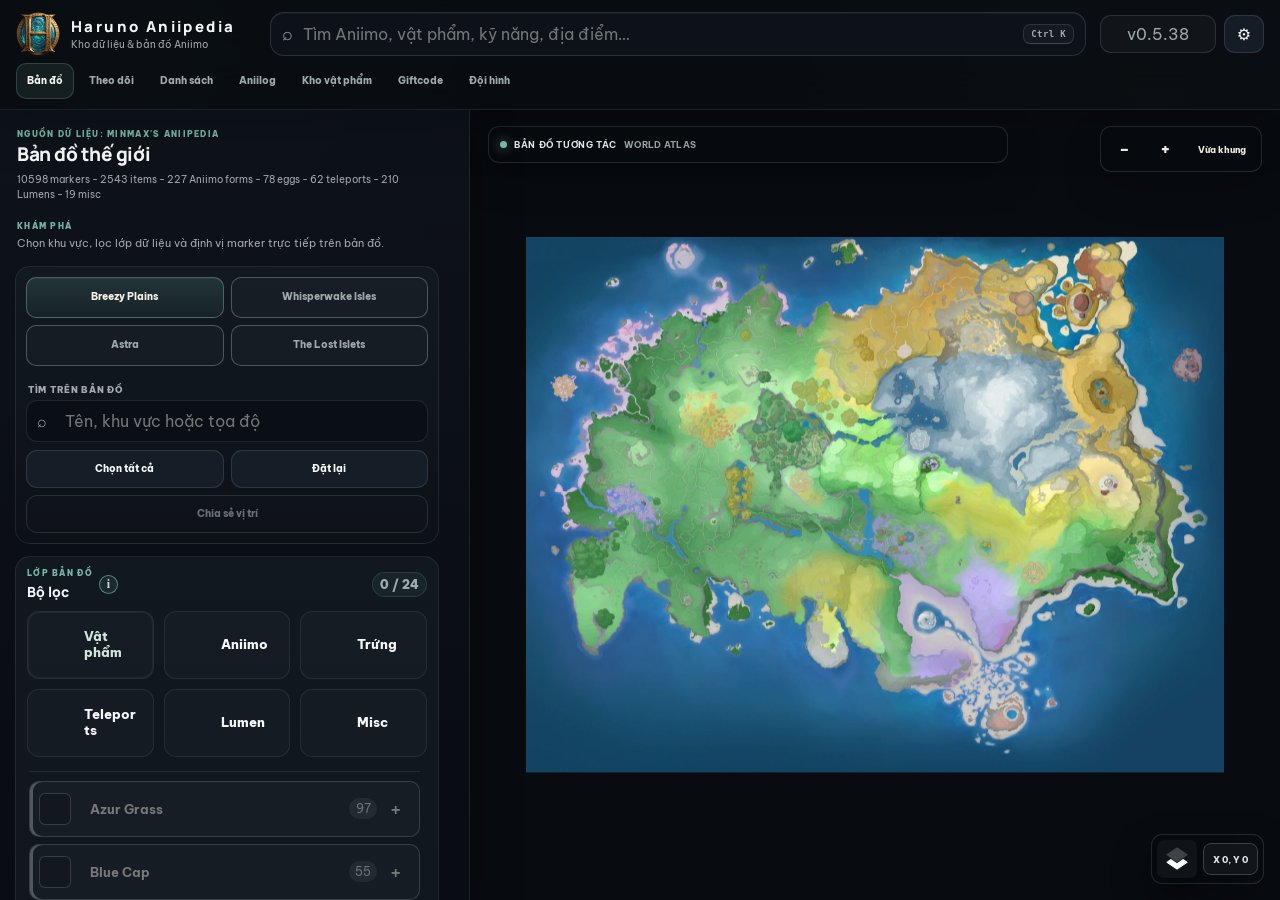
<file: index.html>
<!doctype html>
<html lang="vi">
  <head>
    <meta charset="utf-8">
    <meta name="viewport" content="width=device-width, initial-scale=1">
    <meta name="theme-color" content="#0b0e13">
    <meta name="description" content="Haruno Aniipedia — Kho dữ liệu & bản đồ Aniimo">
	<link rel="icon" type="image/x-icon" href="./assets/icons/favicon.ico">
    <title>Haruno Aniipedia</title>
    <script>
      (() => {
        // Resolve one stable site root for both GitHub Pages project sites
        // (https://owner.github.io/repository/) and root/custom-domain sites.
        // Do not derive the base from the current route: GitHub Pages can
        // serve index.html through 404.html while the browser remains on a
        // deep URL, which would otherwise make data/ and assets/ point at a
        // non-existent nested directory.
        const pathname = window.location.pathname || "/";
        const hostname = window.location.hostname || "";
        let sitePath = "/";

        if (window.location.protocol === "file:") {
          sitePath = pathname.endsWith("/")
            ? pathname
            : pathname.slice(0, pathname.lastIndexOf("/") + 1) || "/";
        } else if (/(^|\.)github\.io$/i.test(hostname)) {
          const firstSegment = pathname.split("/").filter(Boolean)[0] || "";
          sitePath = firstSegment ? `/${firstSegment}/` : "/";
        } else if (pathname.endsWith("/")) {
          sitePath = pathname;
        } else {
          sitePath = pathname.slice(0, pathname.lastIndexOf("/") + 1) || "/";
        }

        const baseHref = new URL(sitePath, window.location.origin).href;
        const base = document.createElement("base");
        base.href = baseHref;
        document.head.prepend(base);
        window.ANIIPEDIA_BASE_URL = baseHref;
        window.ANIIPEDIA_URL = (value) => {
          const raw = String(value ?? "");
          if (!raw || /^(?:[a-z][a-z0-9+.-]*:|\/\/|#|data:|blob:)/i.test(raw)) return raw;
          return new URL(raw.replace(/^\/+/, ""), baseHref).href;
        };
      })();
    </script>
    <link rel="preconnect" href="https://fonts.googleapis.com">
    <link rel="preconnect" href="https://fonts.gstatic.com" crossorigin>
    <link href="https://fonts.googleapis.com/css2?family=Be+Vietnam+Pro:wght@400;500;600;700;800&family=Manrope:wght@500;600;700;800&display=swap" rel="stylesheet">
    <link rel="stylesheet" href="./styles.css?v=20260919-1445-giftcode">
  </head>
  <body>
    <main id="appShell" class="app-shell">
      <header class="app-topbar">
        <div class="brand-lockup">
          <div class="brand-mark">
  <img src="logo.png" alt="Aniipedia">
</div>
          <div class="brand-copy">
            <div class="brand-name">Haruno Aniipedia</div>
            <div class="brand-subtitle">Kho dữ liệu & bản đồ Aniimo</div>
          </div>
        </div>

        <div class="global-search-shell" id="globalSearchShell">
          <label class="visually-hidden" for="globalSearchInput">Tìm kiếm toàn hệ thống</label>
          <div class="global-search-field">
            <span class="global-search-icon" aria-hidden="true">⌕</span>
            <input id="globalSearchInput" type="search" autocomplete="off" placeholder="Tìm Aniimo, vật phẩm, kỹ năng, địa điểm…">
            <kbd>Ctrl K</kbd>
          </div>
          <div id="globalSearchResults" class="global-search-results" hidden></div>
        </div>

        <nav id="workspaceTabs" class="workspace-tabs" role="tablist" aria-label="Điều hướng chính">
          <button id="mapWorkspaceTab" class="workspace-tab" data-workspace-view="map" type="button" role="tab" aria-controls="mapWorkspace" aria-selected="true">
           <span>Bản đồ</span>
          </button>
          <button id="trackingWorkspaceTab" class="workspace-tab" data-workspace-view="tracking" type="button" role="tab" aria-controls="trackingWorkspace" aria-selected="false">
            <span>Theo dõi</span>
          </button>
          <button id="checklistWorkspaceTab" class="workspace-tab" data-workspace-view="checklist" type="button" role="tab" aria-controls="checklistWorkspace" aria-selected="false">
            <span>Danh sách</span>
          </button>
          <button id="aniilogWorkspaceTab" class="workspace-tab" data-workspace-view="aniilog" type="button" role="tab" aria-controls="catalogWorkspace" aria-selected="false">
            <span>Aniilog</span>
          </button>
          <button id="itemlogWorkspaceTab" class="workspace-tab" data-workspace-view="itemlog" type="button" role="tab" aria-controls="catalogWorkspace" aria-selected="false">
            <span>Kho vật phẩm</span>
          </button>
          <button id="giftcodeWorkspaceTab" class="workspace-tab" data-workspace-view="giftcode" type="button" role="tab" aria-controls="giftcodePanel" aria-selected="false">
            <span>Giftcode</span>
          </button>
          <button id="teamWorkspaceTab" class="workspace-tab" data-workspace-view="team" type="button" role="tab" aria-controls="teamWorkspace" aria-selected="false">
            <span>Đội hình</span>
          </button>
        </nav>

        <div class="topbar-actions">
          <button id="appVersion" class="topbar-action topbar-version" type="button" aria-haspopup="dialog" aria-controls="changelogOverlay" aria-expanded="false" title="Xem lịch sử cập nhật">
            <span class="status-dot" aria-hidden="true"></span><span>Đang tải</span>
          </button>
          <button id="settingsButton" class="topbar-action topbar-icon-button" type="button" aria-haspopup="dialog" aria-controls="settingsOverlay" aria-expanded="false" aria-label="Mở cài đặt" title="Cài đặt">⚙</button>
        </div>
      </header>

      <div class="app-body">
        <aside id="sidebar" class="sidebar" aria-label="Bảng điều khiển ngữ cảnh">
          <div class="context-head">
            <div>
              <div class="eyebrow">Nguồn dữ liệu: MinMax's Aniipedia</div>
              <h1 id="contextTitle">Bản đồ thế giới</h1>
              <p id="mapMeta" class="database-meta">Đang tải dữ liệu…</p>
            </div>
          </div>

          <div id="mapWorkspace" class="sidebar-workspace" role="tabpanel" aria-labelledby="mapWorkspaceTab">
            <section class="workspace-intro">
              <div class="section-kicker">KHÁM PHÁ</div>
              <p>Chọn khu vực, lọc lớp dữ liệu và định vị marker trực tiếp trên bản đồ.</p>
            </section>
            <section class="panel map-context-panel">
              <div id="mapTabs" class="map-tabs" role="tablist" aria-label="Các bản đồ"></div>
              <label class="search-label" for="searchInput">Tìm trên bản đồ</label>
              <div class="context-search">
                <span aria-hidden="true">⌕</span>
                <input id="searchInput" class="search" type="search" autocomplete="off" placeholder="Tên, khu vực hoặc tọa độ">
              </div>
              <div class="toolbar" aria-label="Bộ chọn marker">
                <button id="selectAllButton" type="button">Chọn tất cả</button>
                <button id="selectNoneButton" type="button">Đặt lại</button>
              </div>
              <button id="sharePinsButton" class="share-pins-button" type="button" disabled>Chia sẻ vị trí</button>
              <span id="sharePinsStatus" class="visually-hidden" role="status" aria-live="polite"></span>
              <p id="sharePinsNotice" class="share-pins-notice" role="status" aria-live="polite" hidden></p>
            </section>

            <section class="panel item-panel">
              <div class="panel-heading">
                <div class="filter-heading-title">
                  <div>
                    <div class="section-kicker">LỚP BẢN ĐỒ</div>
                    <h2>Bộ lọc</h2>
                  </div>
                  <button class="filter-shortcut-info" type="button" aria-label="Hướng dẫn bộ lọc" aria-describedby="filterShortcutTooltip">i</button>
                  <div id="filterShortcutTooltip" class="filter-shortcut-tooltip" role="tooltip">
                    <strong>Phím tắt bản đồ</strong>
                    <span>Nhấp đúp vào một lớp để chọn toàn bộ kết quả đang hiển thị.</span>
                    <span>Nhấp chuột phải vào marker để bỏ chọn và gỡ pin.</span>
                  </div>
                </div>
                <span id="filterCount" class="filter-count" aria-live="polite">Đang tải</span>
              </div>
              <div id="layerTabs" class="layer-tabs" role="tablist" aria-label="Các lớp marker"></div>
              <div id="itemList" class="item-list"><div class="data-state-card" data-state="loading"><div class="data-state-icon" aria-hidden="true">…</div><div><strong>Đang tải dữ liệu bản đồ</strong><p>Đang chuẩn bị các lớp marker và bộ lọc.</p></div></div></div>
            </section>
          </div>

          <section id="trackingWorkspace" class="tracking-workspace" role="tabpanel" aria-labelledby="trackingWorkspaceTab" hidden>
            <div class="workspace-intro">
              <div class="section-kicker">HỒI VẬT PHẨM</div>
              <p>Theo dõi các vật phẩm có thời gian hồi và mở nhanh vị trí của chúng.</p>
            </div>
            <div class="panel-heading">
              <h2>Đang theo dõi</h2>
              <span id="trackingCount" class="filter-count" aria-live="polite">0 mục</span>
            </div>
            <div id="trackingList" class="tracking-list"></div>
          </section>

          <section id="checklistWorkspace" class="checklist-workspace" role="tabpanel" aria-labelledby="checklistWorkspaceTab" hidden>
            <div class="workspace-intro">
              <div class="section-kicker">TIẾN ĐỘ</div>
              <p>Đánh dấu Aniimo, Lumen và các mốc sưu tầm đã hoàn thành.</p>
            </div>
            <div class="panel-heading">
              <h2>Checklist</h2>
              <span id="checklistCount" class="filter-count" aria-live="polite">Đang tải</span>
            </div>
            <div id="checklistCategoryTabs" class="checklist-category-tabs" role="tablist" aria-label="Danh mục checklist"></div>
            <div id="luminChecklistTabs" class="lumin-checklist-tabs" role="tablist" aria-label="Nguồn checklist Lumen" hidden></div>
            <label class="search-label" for="checklistSearchInput">Tìm checklist</label>
            <div class="context-search"><span aria-hidden="true">⌕</span><input id="checklistSearchInput" class="search" type="search" autocomplete="off" placeholder="Aniimo, hình thái hoặc địa điểm"></div>
            <div id="checklistList" class="checklist-list" aria-live="polite"></div>
          </section>

          <section id="catalogWorkspace" class="catalog-workspace" role="tabpanel" aria-labelledby="aniilogWorkspaceTab" hidden>
            <div id="catalogSidebarContent" class="catalog-sidebar-content"></div>
          </section>

          <section id="teamWorkspace" class="team-workspace" role="tabpanel" aria-labelledby="teamWorkspaceTab" hidden>
            <div id="teamSidebarContent" class="team-sidebar-content"></div>
          </section>

          <section id="desktopSelectionPanel" class="panel detail-panel" aria-live="polite" hidden>
            <div class="panel-heading">
              <div>
                <div class="section-kicker">CHI TIẾT</div>
                <h2>Đang chọn</h2>
              </div>
              <div class="selection-heading-actions">
                <button id="selectionCatalogShortcut" class="selection-catalog-shortcut" type="button" hidden></button>
                <button id="desktopSelectionToggle" class="selection-minimize-button" type="button" aria-controls="selectionDetail" aria-expanded="true" aria-label="Thu gọn chi tiết" title="Thu gọn">−</button>
                <button id="selectionCloseButton" class="selection-close-button" type="button" aria-label="Đóng chi tiết" title="Đóng">×</button>
              </div>
            </div>
            <div id="selectionDetail" class="selection empty">Chưa chọn marker</div>
          </section>
        </aside>

        <button id="sidebarRestoreButton" class="sidebar-restore-button" type="button" aria-controls="sidebar" aria-expanded="false" aria-label="Hiện bảng điều khiển" title="Hiện bảng điều khiển" hidden><span aria-hidden="true">›</span></button>

        <section class="map-panel" aria-label="Bản đồ tương tác và thư viện dữ liệu">
          <div id="mapSurface" class="map-surface">
            <div id="appStartupNotice" class="app-startup-notice" role="status" aria-live="polite" hidden></div>
            <div class="map-top-overlay">
              <div class="map-context-chip"><span class="live-dot" aria-hidden="true"></span><strong>BẢN ĐỒ TƯƠNG TÁC</strong><span id="mapWorldLabel">WORLD ATLAS</span></div>
              <div class="map-toolbar">
                <button id="zoomOutButton" type="button" aria-label="Thu nhỏ">−</button>
                <button id="zoomInButton" type="button" aria-label="Phóng to">+</button>
                <button id="fitButton" type="button">Vừa khung</button>
              </div>
            </div>
            <div class="map-readout-cluster">
              <button id="undergroundPlanToggle" class="map-underground-plan-toggle" type="button" aria-label="Chọn khu vực ngầm" title="Chọn khu vực ngầm" hidden><span>Khu vực</span><strong id="undergroundPlanToggleLabel">Tất cả</strong></button>
              <button id="undergroundLayerToggle" class="map-layer-toggle" type="button" aria-pressed="false" aria-label="Hiện bản đồ ngầm" title="Bản đồ ngầm" hidden><img id="undergroundLayerToggleIcon" src="./assets/icons/map-layer-underground-off.png" alt=""></button>
              <div id="coordinateReadout" class="coordinate-readout">X: 0, Y: 0</div>
            </div>
            <div id="mapViewport" class="map-viewport">
              <div id="mapWorld" class="map-world">
                <div id="mapTiles" class="map-tiles" aria-hidden="true"></div>
                <img id="mapImage" class="map-image" alt="">
                <div id="mapUndergroundLayer" class="map-underground-layer" aria-hidden="true" hidden></div>
              </div>
              <div id="pinLayer" class="pin-layer"></div>
              <canvas id="pinCanvas" class="pin-canvas" aria-hidden="true"></canvas>
              <div id="pinTooltip" class="pin-tooltip" hidden></div>
            </div>
            <section id="mobileSelectionPanel" class="panel mobile-selection-panel is-minimized" aria-live="polite" hidden>
              <div class="panel-heading mobile-selection-heading">
                <h2>Đang chọn</h2>
                <div class="mobile-selection-actions">
                  <button id="mobileSelectionCatalogShortcut" class="selection-catalog-shortcut" type="button" hidden></button>
                  <button id="mobileSelectionToggle" class="mobile-selection-toggle" type="button" aria-controls="mobileSelectionDetail" aria-expanded="false" aria-label="Mở chi tiết" title="Mở chi tiết">+</button>
                  <button id="mobileSelectionCloseButton" class="selection-close-button mobile-selection-close-button" type="button" aria-label="Đóng chi tiết" title="Đóng">×</button>
                </div>
              </div>
              <div id="mobileSelectionDetail" class="selection empty">Chưa chọn marker</div>
            </section>
          </div>
          <section id="catalogPanel" class="catalog-panel" role="region" aria-live="polite" hidden></section>
          <section id="teamPanel" class="team-panel" role="region" aria-live="polite" hidden></section>
          <section id="giftcodePanel" class="giftcode-panel" role="region" aria-live="polite" hidden></section>
        </section>
      </div>
    </main>

    <div id="settingsOverlay" class="settings-overlay" hidden>
      <section class="settings-dialog" role="dialog" aria-modal="true" aria-labelledby="settingsTitle">
        <div class="settings-dialog-heading">
          <div><div class="section-kicker">HỆ THỐNG</div><h2 id="settingsTitle">Cài đặt</h2></div>
          <button id="settingsCloseButton" class="settings-close-button" type="button" aria-label="Đóng cài đặt" title="Đóng">×</button>
        </div>
        <div id="settingsContent" class="settings-content"></div>
      </section>
    </div>

    <div id="changelogOverlay" class="settings-overlay" hidden>
      <section class="settings-dialog changelog-dialog" role="dialog" aria-modal="true" aria-labelledby="changelogTitle">
        <div class="settings-dialog-heading">
          <div><div class="section-kicker">LỊCH SỬ</div><h2 id="changelogTitle">Lịch sử cập nhật</h2></div>
          <button id="changelogCloseButton" class="settings-close-button" type="button" aria-label="Đóng lịch sử cập nhật" title="Đóng">×</button>
        </div>
        <div id="changelogContent" class="changelog-content" aria-live="polite">Đang tải thay đổi từ GitHub…</div>
        <a class="changelog-history-link" href="https://github.com/donneeee/MinMax-Aniipedia/commits/main/" target="_blank" rel="noreferrer">Xem toàn bộ thay đổi trên GitHub</a>
      </section>
    </div>

    <div id="shortcutOverlay" class="shortcut-overlay" hidden>
      <section class="shortcut-dialog" role="dialog" aria-modal="true" aria-labelledby="shortcutTitle">
        <div class="settings-dialog-heading"><div><div class="section-kicker">TRỢ GIÚP</div><h2 id="shortcutTitle">Phím tắt</h2></div><button id="shortcutCloseButton" class="settings-close-button" type="button" aria-label="Đóng">×</button></div>
        <div class="shortcut-grid">
          <div><kbd>Ctrl K</kbd><span>Tìm kiếm toàn hệ thống</span></div>
          <div><kbd>Esc</kbd><span>Đóng bảng / cửa sổ</span></div>
          <div><kbd>+</kbd><span>Phóng to bản đồ</span></div>
          <div><kbd>−</kbd><span>Thu nhỏ bản đồ</span></div>
          <div><kbd>F</kbd><span>Căn vừa bản đồ</span></div>
          <div><kbd>?</kbd><span>Mở bảng phím tắt</span></div>
        </div>
      </section>
    </div>

    <div id="appToastRegion" class="app-toast-region" aria-live="polite" aria-atomic="true"></div>

    <script defer src="./app-config.js?v=20260919-0915-null-safe"></script>
    <script defer src="./localization.js?v=20260919-0915-null-safe"></script>
    <script defer src="./ui-enhancements.js?v=20260919-0915-null-safe"></script>
    <script defer src="./team-builder.js?v=20260919-0915-null-safe"></script>
    <script defer src="./app.js?v=20260919-1445-giftcode"></script>
  </body>
</html>
</file>
<file: styles.css>
:root {
  color-scheme: dark;
  font-family:
    Inter, ui-sans-serif, system-ui, -apple-system, BlinkMacSystemFont, "Segoe UI",
    sans-serif;
  --background: #111316;
  --background-2: #181716;
  --background-rgb: 17, 19, 22;
  --panel: #1a1f22;
  --panel-2: #22292d;
  --panel-rgb: 26, 31, 34;
  --line: #384248;
  --muted: #9faaad;
  --text: #f4f1e9;
  --accent: #7fc6b2;
  --accent-strong: #4f9d8c;
  --accent-rgb: 127, 198, 178;
  --accent-2: #e8bf63;
  --accent-2-rgb: 232, 191, 99;
  --danger: #e56f5f;
  --shadow: 0 18px 45px rgba(0, 0, 0, 0.35);
  background: var(--background);
  color: var(--text);
}

* {
  box-sizing: border-box;
}

html,
body {
  position: fixed;
  inset: 0;
  width: 100%;
  height: 100%;
  margin: 0;
  overflow: hidden;
}

body {
  left: 0;
  top: 0;
  overflow: hidden;
  background:
    radial-gradient(circle at 22% 0%, rgba(var(--accent-rgb), 0.13), transparent 28rem),
    radial-gradient(circle at 92% 95%, rgba(var(--accent-2-rgb), 0.07), transparent 34rem),
    linear-gradient(135deg, var(--background), var(--background-2) 48%, var(--background));
}

button,
input {
  font: inherit;
}

button {
  border: 1px solid var(--line);
  background: color-mix(in srgb, var(--panel-2) 88%, var(--text));
  color: var(--text);
  border-radius: 6px;
  min-height: 36px;
  padding: 0 12px;
  cursor: pointer;
}

button:hover,
button[aria-pressed="true"] {
  border-color: var(--accent);
  background: color-mix(in srgb, var(--accent) 18%, var(--panel-2));
}

.visually-hidden {
  position: absolute !important;
  width: 1px !important;
  height: 1px !important;
  overflow: hidden !important;
  clip: rect(0 0 0 0) !important;
  clip-path: inset(50%) !important;
  white-space: nowrap !important;
}

.app-shell {
  position: relative;
  display: grid;
  grid-template-columns: minmax(300px, 360px) minmax(0, 1fr);
  width: 100%;
  height: 100%;
  overflow: hidden;
}

.sidebar {
  position: relative;
  display: flex;
  min-height: 0;
  min-width: 0;
  max-height: 100%;
  flex-direction: column;
  gap: 12px;
  overflow-y: auto;
  overscroll-behavior: contain;
  border-right: 1px solid var(--line);
  background: rgba(var(--panel-rgb), 0.94);
  box-shadow: var(--shadow);
  padding: 16px;
  scrollbar-color: #506067 rgba(var(--background-rgb), 0.75);
  scrollbar-gutter: stable;
  scrollbar-width: thin;
  z-index: 5;
}

.brand {
  position: relative;
  padding-right: 44px;
}

/* Team Builder */
.team-workspace {
  overflow: hidden;
}

.team-sidebar-content {
  display: flex;
  min-height: 0;
  flex: 1 1 auto;
  flex-direction: column;
  gap: 10px;
}

.team-sidebar-heading,
.team-section-heading,
.team-rune-socket-header,
.team-skill-top,
.team-synergy-title {
  display: flex;
  align-items: center;
  justify-content: space-between;
  min-width: 0;
  gap: 10px;
}

.team-sidebar-heading h2,
.team-builder-header h1,
.team-member-copy h2 {
  margin: 0;
}

.team-sidebar-heading h2 {
  font-size: 17px;
}

.team-clear-button {
  width: auto;
  min-height: 30px;
  padding: 4px 10px;
  color: var(--muted);
  font-size: 12px;
}

.team-loadout-controls {
  display: grid;
  gap: 8px;
  padding: 9px;
  border: 1px solid var(--line);
  border-radius: 10px;
  background: rgba(var(--background-rgb), 0.34);
}

.team-loadout-field {
  display: grid;
  min-width: 0;
  gap: 5px;
}

.team-loadout-label {
  color: var(--muted);
  font-size: 10px;
  font-weight: 850;
  letter-spacing: 0.05em;
  text-transform: uppercase;
}

.team-loadout-select {
  width: 100%;
}

.team-loadout-actions {
  display: grid;
  grid-template-columns: repeat(3, minmax(0, 1fr));
  gap: 6px;
}

.team-loadout-action {
  min-width: 0;
  min-height: 31px;
  padding: 5px 7px;
  color: var(--muted);
  font-size: 11px;
  font-weight: 800;
}

.team-mode-switch {
  display: inline-grid;
  grid-template-columns: repeat(2, minmax(0, 1fr));
  min-width: min(100%, 320px);
  gap: 4px;
  padding: 4px;
  border: 1px solid var(--line);
  border-radius: 9px;
  background: rgba(var(--background-rgb), 0.42);
}

.team-mode-switch--compact {
  width: 100%;
}

.team-mode-button {
  min-height: 34px;
  border-color: transparent;
  background: transparent;
  color: var(--muted);
  font-weight: 800;
}

.team-mode-button[aria-selected="true"] {
  border-color: var(--accent);
  background: rgba(var(--accent-rgb), 0.18);
  color: var(--text);
}

.team-sidebar-description,
.team-section-copy,
.team-data-note,
.team-builder-header p,
.team-damage-preview p {
  margin: 0;
  color: var(--muted);
  line-height: 1.45;
}

.team-sidebar-description {
  font-size: 12px;
}

.team-sidebar-slots {
  display: grid;
  min-height: 0;
  gap: 8px;
  overflow: auto;
  overscroll-behavior: contain;
  padding-right: 3px;
}

.team-sidebar-slot {
  display: grid;
  gap: 8px;
  border: 1px solid var(--line);
  border-radius: 8px;
  background: rgba(var(--panel-rgb), 0.78);
  padding: 9px;
  cursor: pointer;
}

.team-sidebar-slot:hover,
.team-sidebar-slot:focus-visible,
.team-sidebar-slot.is-active {
  border-color: var(--accent);
  background: rgba(var(--accent-rgb), 0.13);
  outline: none;
}

.team-sidebar-slot-header,
.team-sidebar-slot-identity {
  display: flex;
  align-items: center;
  min-width: 0;
  gap: 8px;
}

.team-sidebar-slot-header {
  justify-content: space-between;
}

.team-sidebar-slot-role,
.team-sidebar-slot-stage {
  color: var(--muted);
  font-size: 10px;
  font-weight: 800;
  letter-spacing: 0.04em;
  text-transform: uppercase;
}

.team-sidebar-slot-stage {
  color: var(--accent-2);
}

.team-sidebar-slot-icon,
.team-overview-icon {
  display: grid;
  flex: 0 0 auto;
  place-items: center;
  border-radius: 7px;
  background: rgba(var(--background-rgb), 0.62);
  object-fit: contain;
}

.team-sidebar-slot-icon {
  width: 42px;
  height: 42px;
}

.team-sidebar-slot-icon--empty,
.team-overview-icon--empty {
  color: var(--muted);
  font-weight: 800;
}

.team-sidebar-slot-copy {
  display: grid;
  min-width: 0;
  gap: 2px;
}

.team-sidebar-slot-copy strong,
.team-sidebar-slot-copy small {
  overflow: hidden;
  text-overflow: ellipsis;
  white-space: nowrap;
}

.team-sidebar-slot-copy small {
  color: var(--muted);
  font-size: 11px;
}

.team-sidebar-select,
.team-select {
  width: 100%;
  min-width: 0;
  border: 1px solid var(--line);
  border-radius: 7px;
  background: var(--background);
  color: var(--text);
  padding: 8px 10px;
}

.team-panel {
  position: absolute;
  inset: 0;
  display: flex;
  min-width: 0;
  min-height: 0;
  flex: 1 1 auto;
  flex-direction: column;
  gap: 16px;
  overflow: auto;
  overscroll-behavior: contain;
  padding: clamp(16px, 2vw, 30px);
}

.team-panel[hidden] {
  display: none;
}

.team-builder-header {
  display: flex;
  align-items: flex-start;
  justify-content: space-between;
  gap: 24px;
}

.team-builder-header h1 {
  font-size: clamp(24px, 2.4vw, 34px);
}

.team-builder-header p {
  max-width: 800px;
  margin-top: 5px;
}

.team-overview,
.team-config-section,
.team-scenario,
.team-builder-empty,
.team-member-identity {
  border: 1px solid var(--line);
  border-radius: 10px;
  background: rgba(var(--panel-rgb), 0.9);
  padding: 16px;
}

.team-section-heading > div {
  color: var(--text);
  font-size: 16px;
  font-weight: 800;
}

.team-section-heading small {
  color: var(--muted);
  font-weight: 700;
}

.team-overview-grid {
  display: grid;
  grid-template-columns: repeat(4, minmax(0, 1fr));
  gap: 10px;
  margin-top: 12px;
}

.team-overview-card {
  display: flex;
  align-items: center;
  min-width: 0;
  min-height: 76px;
  gap: 10px;
  padding: 10px;
  text-align: left;
}

.team-overview-card.is-active {
  border-color: var(--accent);
  background: rgba(var(--accent-rgb), 0.14);
  box-shadow: inset 3px 0 0 var(--accent);
}

.team-overview-icon {
  width: 52px;
  height: 52px;
}

.team-overview-copy {
  display: grid;
  min-width: 0;
  gap: 2px;
}

.team-overview-copy > * {
  overflow: hidden;
  text-overflow: ellipsis;
  white-space: nowrap;
}

.team-overview-copy small,
.team-overview-copy span {
  color: var(--muted);
  font-size: 11px;
}

.team-member-configuration {
  display: grid;
  gap: 14px;
}

.team-member-identity {
  display: grid;
  grid-template-columns: auto minmax(0, 1fr) minmax(320px, 520px);
  align-items: center;
  gap: 14px;
  border-color: color-mix(in srgb, var(--accent) 55%, var(--line));
}

.team-member-icon {
  width: 70px;
  height: 70px;
  border-radius: 9px;
  background: var(--background);
  object-fit: contain;
}

.team-member-copy {
  min-width: 0;
}

.team-member-copy h2 {
  overflow: hidden;
  font-size: 25px;
  text-overflow: ellipsis;
  white-space: nowrap;
}

.team-eyebrow {
  margin: 0 0 3px;
  color: var(--accent-2);
  font-size: 11px;
  font-weight: 900;
  letter-spacing: 0.08em;
  text-transform: uppercase;
}

.team-member-meta {
  margin: 4px 0 0;
  color: var(--muted);
}

.team-field {
  display: grid;
  min-width: 0;
  gap: 5px;
}

.team-field-label {
  color: var(--muted);
  font-size: 11px;
  font-weight: 800;
  text-transform: uppercase;
}

.team-progression-fields {
  display: grid;
  grid-template-columns: repeat(2, minmax(0, 1fr));
  justify-self: end;
  width: min(100%, 520px);
  gap: 10px;
}

.team-share-wrap {
  display: grid;
  gap: 6px;
  margin-top: auto;
  padding-top: 8px;
}

.team-share-button {
  width: 100%;
  border-color: rgba(var(--accent-rgb), 0.72);
  background: rgba(var(--accent-rgb), 0.16);
  font-weight: 850;
}

.team-share-status {
  margin: 0;
  color: var(--muted);
  font-size: 11px;
  line-height: 1.35;
  overflow-wrap: anywhere;
}

.team-progression-config {
  display: grid;
  gap: 12px;
}

.team-potential-grid {
  display: grid;
  grid-template-columns: repeat(3, minmax(0, 1fr));
  gap: 10px;
}

.team-number-input {
  width: 100%;
}

.team-potential-field .team-field-label {
  display: flex;
  align-items: center;
  justify-content: space-between;
  gap: 8px;
}

.team-potential-result {
  color: var(--accent-2);
  font-size: 12px;
  font-weight: 900;
  letter-spacing: 0;
  text-transform: none;
  white-space: nowrap;
}

.team-derived-potential {
  display: grid;
  gap: 9px;
  border: 1px solid rgba(var(--accent-rgb), 0.55);
  border-radius: 8px;
  background: rgba(var(--accent-rgb), 0.08);
  padding: 11px 12px;
}

.team-derived-potential-heading {
  display: flex;
  align-items: center;
  justify-content: space-between;
  gap: 12px;
}

.team-derived-potential-total {
  color: var(--accent-2);
  font-weight: 850;
  white-space: nowrap;
}

.team-derived-potential-sources {
  display: flex;
  flex-wrap: wrap;
  gap: 7px;
}

.team-derived-potential-note {
  color: var(--muted);
  line-height: 1.4;
}

.team-subsection-heading {
  display: flex;
  align-items: center;
  justify-content: space-between;
  gap: 12px;
  padding-top: 2px;
}

.team-subsection-heading small {
  color: var(--muted);
}

.team-personality-grid {
  display: grid;
  grid-template-columns: repeat(2, minmax(0, 1fr));
  gap: 8px;
}

.team-personality-option {
  display: flex;
  align-items: flex-start;
  min-width: 0;
  gap: 8px;
  border: 1px solid var(--line);
  border-radius: 8px;
  background: rgba(var(--background-rgb), 0.3);
  padding: 9px 10px;
  cursor: pointer;
}

.team-personality-option.is-selected {
  border-color: rgba(var(--accent-rgb), 0.72);
  background: rgba(var(--accent-rgb), 0.12);
}

.team-personality-option input {
  margin-top: 2px;
}

.team-personality-copy {
  display: grid;
  min-width: 0;
  gap: 2px;
}

.team-personality-copy small {
  color: var(--muted);
  line-height: 1.3;
}

.team-level-field,
.team-stage-field {
  width: 100%;
}

.team-builder-columns {
  display: grid;
  grid-template-columns: minmax(0, 1.55fr) minmax(300px, 0.75fr);
  align-items: start;
  gap: 14px;
}

.team-builder-main-column {
  display: grid;
  min-width: 0;
  gap: 14px;
}

.team-field-grid {
  display: grid;
  grid-template-columns: repeat(2, minmax(0, 1fr));
  gap: 10px;
  margin-top: 12px;
}

.team-field--wide {
  grid-column: 1 / -1;
}

.team-skill-cards,
.team-rune-sockets,
.team-synergy-list {
  display: grid;
  gap: 9px;
  margin-top: 12px;
}

.team-skill-cards {
  grid-template-columns: repeat(3, minmax(0, 1fr));
}

.team-skill-summary,
.team-rune-socket,
.team-synergy-card {
  border: 1px solid var(--line);
  border-radius: 8px;
  background: rgba(var(--background-rgb), 0.36);
  padding: 10px;
}

.team-skill-summary {
  display: flex;
  min-width: 0;
  gap: 9px;
}

.team-skill-icon {
  width: 38px;
  height: 38px;
  flex: 0 0 auto;
  border-radius: 6px;
  background: var(--background);
  object-fit: contain;
}

.team-skill-copy {
  display: grid;
  min-width: 0;
  flex: 1 1 auto;
  gap: 5px;
}

.team-skill-top strong {
  overflow: hidden;
  text-overflow: ellipsis;
  white-space: nowrap;
}

.team-skill-copy small {
  color: var(--muted);
}

.team-skill-copy .team-skill-behavior {
  color: color-mix(in srgb, var(--accent) 42%, var(--text));
  font-weight: 750;
  line-height: 1.3;
}

.team-skill-mechanics {
  display: grid;
  gap: 7px;
  margin-top: 4px;
  padding-top: 8px;
  border-top: 1px solid var(--line);
}

.team-skill-mechanics-tags,
.team-skill-operations {
  display: flex;
  flex-wrap: wrap;
  align-items: center;
  gap: 6px;
}

.team-skill-mechanics-summary {
  display: grid;
  gap: 3px;
  margin: 0;
  padding-left: 18px;
  color: var(--muted);
  font-size: 11px;
  line-height: 1.4;
}

.team-skill-operations > strong {
  width: 100%;
  font-size: 11px;
}

.team-skill-operation {
  border: 1px solid var(--line);
  border-radius: 5px;
  background: rgba(var(--background-rgb), 0.36);
  padding: 3px 6px;
  color: var(--muted);
  font-size: 10px;
  font-weight: 750;
}

.team-skill-coefficients {
  display: grid;
  grid-template-columns: minmax(0, 1fr) auto;
  gap: 4px 10px;
  margin: 0;
  font-size: 11px;
}

.team-skill-coefficients dt {
  color: var(--muted);
}

.team-skill-coefficients dd {
  margin: 0;
  font-weight: 800;
  text-align: right;
}

.team-skill-caveat,
.team-skill-variant-note {
  margin: 0;
  color: var(--muted);
  font-size: 10px;
  line-height: 1.4;
}

.team-pill {
  display: inline-flex;
  align-items: center;
  width: fit-content;
  max-width: 100%;
  min-height: 22px;
  border: 1px solid rgba(var(--accent-rgb), 0.48);
  border-radius: 999px;
  background: rgba(var(--accent-rgb), 0.1);
  color: color-mix(in srgb, var(--accent) 30%, var(--text));
  padding: 2px 8px;
  font-size: 10px;
  font-weight: 800;
  line-height: 1.25;
}

.team-pill--stat {
  border-color: rgba(var(--accent-2-rgb), 0.56);
  background: rgba(var(--accent-2-rgb), 0.1);
  color: color-mix(in srgb, var(--accent-2) 34%, var(--text));
}

.team-pill.is-locked {
  border-style: dashed;
  opacity: 0.58;
}

.team-carried-level-field {
  width: min(100%, 240px);
  margin-top: 10px;
}

.team-equipment-effects,
.team-modifier-list,
.team-stage-bonuses {
  display: flex;
  flex-wrap: wrap;
  gap: 7px;
  margin-top: 10px;
}

.team-rune-sockets {
  grid-template-columns: repeat(2, minmax(0, 1fr));
}

.team-rune-socket {
  display: grid;
  min-width: 0;
  gap: 8px;
}

.team-rune-socket-header .team-pill {
  overflow: hidden;
  text-overflow: ellipsis;
  white-space: nowrap;
}

.team-rune-main {
  margin: 0;
  color: var(--accent-2);
  font-size: 12px;
  font-weight: 800;
}

.team-rune-roll-row {
  display: grid;
  grid-template-columns: minmax(0, 1fr) 92px;
  gap: 7px;
}

.team-stat-grid {
  display: grid;
  grid-template-columns: repeat(4, minmax(0, 1fr));
  gap: 8px;
  margin-top: 12px;
}

.team-stat-card {
  display: grid;
  gap: 3px;
  border-left: 3px solid var(--accent);
  border-radius: 5px;
  background: rgba(var(--background-rgb), 0.42);
  padding: 8px 10px;
}

.team-stat-label,
.team-stat-card small {
  color: var(--muted);
  font-size: 10px;
}

.team-stat-card .team-stat-range {
  color: var(--accent-2);
  font-weight: 800;
}

.team-stat-card strong {
  font-size: 18px;
}

.team-stage-bonuses {
  align-items: center;
}

.team-potential-summary {
  display: flex;
  flex-wrap: wrap;
  align-items: center;
  gap: 7px;
  margin-top: 10px;
}

.team-data-note {
  margin-top: 12px;
  font-size: 11px;
}

.team-scenario {
  position: sticky;
  top: 0;
}

.team-section-copy {
  margin-top: 7px;
  font-size: 12px;
}

.team-synergy-list {
  max-height: 58vh;
  overflow: auto;
  padding-right: 3px;
}

.team-synergy-card {
  display: grid;
  grid-template-columns: auto minmax(0, 1fr);
  align-items: start;
  gap: 9px;
  cursor: pointer;
}

.team-synergy-card.is-enabled {
  border-color: var(--accent);
  background: rgba(var(--accent-rgb), 0.13);
}

.team-synergy-card input {
  width: 17px;
  height: 17px;
  margin: 2px 0 0;
  accent-color: var(--accent);
}

.team-synergy-copy {
  display: grid;
  min-width: 0;
  gap: 6px;
}

.team-synergy-title strong {
  font-size: 12px;
}

.team-synergy-title small {
  color: var(--muted);
  font-size: 10px;
  text-align: right;
}

.team-synergy-description {
  color: var(--muted);
  font-size: 11px;
  line-height: 1.4;
}

.team-synergy-scope {
  width: fit-content;
  border: 1px solid rgba(var(--accent-rgb), 0.42);
  border-radius: 999px;
  background: rgba(var(--accent-rgb), 0.08);
  padding: 2px 7px;
  color: color-mix(in srgb, var(--accent) 36%, var(--text));
  font-size: 9px;
  font-weight: 800;
  line-height: 1.3;
}

.team-synergy-note {
  border-left: 2px solid color-mix(in srgb, var(--accent) 68%, transparent);
  padding-left: 7px;
  color: var(--text);
  font-size: 10px;
  line-height: 1.4;
}

.team-damage-preview {
  display: grid;
  gap: 5px;
  margin-top: 14px;
  border: 1px dashed color-mix(in srgb, var(--accent-2) 55%, var(--line));
  border-radius: 8px;
  background: rgba(var(--accent-2-rgb), 0.07);
  padding: 12px;
}

.team-damage-preview p:last-child {
  font-size: 11px;
}

.team-empty-copy,
.team-builder-empty p {
  margin: 6px 0 0;
  color: var(--muted);
}

.team-builder-empty {
  display: grid;
  min-height: 240px;
  place-content: center;
  text-align: center;
}

.team-loading {
  margin: auto;
  color: var(--muted);
  padding: 20px;
  text-align: center;
}

@media (max-width: 1180px) {
  .team-overview-grid {
    grid-template-columns: repeat(2, minmax(0, 1fr));
  }

  .team-builder-columns {
    grid-template-columns: 1fr;
  }

  .team-scenario {
    position: static;
  }

  .team-synergy-list {
    max-height: none;
  }
}

@media (max-width: 820px), (max-height: 540px) and (pointer: coarse) {
  .team-workspace {
    flex: 0 0 auto;
    overflow: visible;
  }

  .team-sidebar-content,
  .team-sidebar-slots {
    overflow: visible;
  }

  .team-sidebar-slots {
    grid-template-columns: repeat(2, minmax(0, 1fr));
  }

  .team-panel {
    overflow: visible;
    padding: 14px;
  }

  .team-builder-header,
  .team-member-identity {
    grid-template-columns: auto minmax(0, 1fr);
  }

  .team-builder-header {
    display: grid;
  }

  .team-member-identity {
    display: grid;
  }

  .team-progression-fields {
    grid-column: 1 / -1;
    justify-self: stretch;
    width: 100%;
  }

  .team-overview-grid,
  .team-field-grid,
  .team-rune-sockets,
  .team-stat-grid {
    grid-template-columns: repeat(2, minmax(0, 1fr));
  }

  .team-skill-cards {
    grid-template-columns: 1fr;
  }
}

@media (max-width: 560px) {
  .team-sidebar-slots,
  .team-overview-grid,
  .team-field-grid,
  .team-rune-sockets,
  .team-potential-grid,
  .team-personality-grid {
    grid-template-columns: 1fr;
  }

  .team-stat-grid {
    grid-template-columns: repeat(2, minmax(0, 1fr));
  }

  .team-member-identity {
    grid-template-columns: 56px minmax(0, 1fr);
  }

  .team-member-icon {
    width: 56px;
    height: 56px;
  }

  .team-member-copy h2 {
    font-size: 21px;
  }

  .team-progression-fields {
    grid-template-columns: 1fr;
  }

  .team-rune-roll-row {
    grid-template-columns: 1fr;
  }
}

.brand-copy {
  min-width: 0;
}

.brand h1 {
  margin: 0;
  font-size: 22px;
  line-height: 1.1;
  letter-spacing: 0;
}

.brand p {
  margin: 5px 0 0;
  color: var(--muted);
  font-size: 13px;
}

.brand .app-version {
  color: var(--accent-2);
  font-size: 12px;
  font-weight: 700;
}

.app-version-button {
  display: block;
  width: fit-content;
  min-width: 0;
  min-height: 0;
  margin: 5px 0 0;
  padding: 0;
  border: 0;
  border-radius: 2px;
  background: transparent;
  box-shadow: none;
  line-height: 1.2;
  cursor: pointer;
}

.app-version-button:hover,
.app-version-button:focus-visible {
  color: #ffe59a;
  text-decoration: underline;
  outline: none;
}

.brand .database-meta {
  max-width: 280px;
  line-height: 1.35;
}

.settings-gear-button {
  position: absolute;
  top: 0;
  right: -8px;
  display: inline-grid;
  width: 38px;
  min-width: 38px;
  min-height: 38px;
  flex: 0 0 auto;
  place-items: center;
  border-color: transparent;
  background: transparent;
  color: var(--muted);
  line-height: 0;
  padding: 0;
}

.sidebar-collapse-button {
  position: absolute;
  top: 50%;
  left: 0;
  z-index: 90;
  display: none;
  width: 42px;
  min-width: 42px;
  min-height: 74px;
  place-items: center;
  transform: translateY(-50%);
  border: 1px solid var(--accent);
  border-left: 0;
  border-radius: 0 10px 10px 0;
  background: color-mix(in srgb, var(--panel) 92%, var(--accent));
  box-shadow: 8px 0 24px rgba(0, 0, 0, 0.32);
  color: var(--text);
  padding: 0;
  font-size: 34px;
  line-height: 1;
}

.sidebar-collapse-button:hover,
.sidebar-collapse-button:focus-visible {
  border-color: var(--accent);
  background: rgba(var(--accent-rgb), 0.14);
  color: color-mix(in srgb, var(--accent) 28%, var(--text));
  outline: none;
}

.sidebar-restore-button {
  position: fixed;
  left: 0;
  top: 50%;
  z-index: 90;
  display: none;
  width: 42px;
  min-width: 42px;
  min-height: 74px;
  place-items: center;
  transform: translateY(-50%);
  border: 1px solid var(--accent);
  border-left: 0;
  border-radius: 0 10px 10px 0;
  background: color-mix(in srgb, var(--panel) 92%, var(--accent));
  box-shadow: 8px 0 24px rgba(0, 0, 0, 0.32);
  color: var(--text);
  padding: 0;
  font-size: 34px;
  line-height: 1;
}

@media (min-width: 821px) and (pointer: fine) {
  .app-shell {
    transition: grid-template-columns 180ms ease;
  }

  .sidebar {
    transition:
      opacity 140ms ease,
      transform 180ms ease;
  }

  .sidebar-collapse-button {
    display: inline-grid;
  }

  .app-shell.is-sidebar-collapsed {
    grid-template-columns: 0 minmax(0, 1fr);
  }

  .app-shell.is-sidebar-collapsed .sidebar-collapse-button {
    display: none;
  }

  .app-shell.is-sidebar-collapsed .sidebar {
    visibility: hidden;
    overflow: hidden;
    border-right: 0;
    opacity: 0;
    padding-right: 0;
    padding-left: 0;
    pointer-events: none;
    transform: translateX(-100%);
  }

  .app-shell.is-sidebar-collapsed .sidebar-restore-button:not([hidden]) {
    display: inline-grid;
  }
}

@media (prefers-reduced-motion: reduce) {
  .app-shell,
  .sidebar {
    transition: none !important;
  }
}

.settings-icon {
  width: 22px;
  height: 22px;
  stroke-width: 2.15;
}

.settings-gear-button:hover,
.settings-gear-button:focus-visible,
.settings-gear-button[aria-expanded="true"] {
  border-color: var(--accent);
  background: rgba(var(--accent-rgb), 0.14);
  color: color-mix(in srgb, var(--accent) 28%, var(--text));
  outline: none;
}

.panel {
  border: 1px solid var(--line);
  border-radius: 8px;
  background: rgba(var(--panel-rgb), 0.9);
  padding: 12px;
}

.workspace-tabs {
  display: flex;
  align-items: center;
  min-width: 0;
  gap: 3px;
  border-bottom: 1px solid rgba(80, 96, 103, 0.72);
  padding-bottom: 7px;
}

.workspace-tab {
  width: auto;
  min-width: 0;
  min-height: 38px;
  padding: 0 5px;
  border-color: transparent;
  background: transparent;
  color: var(--muted);
  font-size: 12px;
  font-weight: 700;
  white-space: nowrap;
}

.workspace-tab[aria-selected="true"] {
  border-color: var(--accent);
  background: rgba(var(--accent-rgb), 0.18);
  color: color-mix(in srgb, var(--accent) 28%, var(--text));
}

.workspace-tab:hover:not([aria-selected="true"]) {
  border-color: rgba(var(--accent-rgb), 0.62);
  background: rgba(var(--accent-rgb), 0.1);
}

.sidebar-workspace,
.tracking-workspace,
.checklist-workspace,
.catalog-workspace,
.team-workspace {
  display: flex;
  min-height: 0;
  flex: 1 1 auto;
  flex-direction: column;
  gap: 12px;
}

.sidebar-workspace[hidden],
.tracking-workspace[hidden],
.checklist-workspace[hidden],
.catalog-workspace[hidden],
.team-workspace[hidden] {
  display: none;
}

.search-label {
  display: block;
  margin-bottom: 6px;
  color: var(--muted);
  font-size: 12px;
  text-transform: uppercase;
}

.search {
  width: 100%;
  height: 40px;
  border: 1px solid var(--line);
  border-radius: 6px;
  background: var(--background);
  color: var(--text);
  padding: 0 11px;
  outline: none;
}

.search:focus {
  border-color: var(--accent);
}

.map-tabs {
  display: grid;
  grid-template-columns: repeat(2, minmax(0, 1fr));
  gap: 6px;
  margin-bottom: 10px;
}

.map-tab {
  width: 100%;
  min-width: 0;
  height: 44px;
  padding: 0 6px;
  border-color: rgba(80, 96, 103, 0.9);
  background: rgba(var(--background-rgb), 0.82);
  font-weight: 700;
  line-height: 1.15;
  white-space: normal;
}

.map-tab[aria-selected="true"] {
  border-color: var(--accent);
  background: rgba(var(--accent-rgb), 0.18);
  color: color-mix(in srgb, var(--accent) 28%, var(--text));
}

.toolbar,
.map-toolbar {
  display: flex;
  gap: 8px;
}

.toolbar {
  margin-top: 10px;
}

.toolbar button {
  flex: 1 1 0;
}

.share-pins-button {
  width: 100%;
  min-height: 34px;
  margin-top: 8px;
  border-color: rgba(var(--accent-rgb), 0.52);
  background: rgba(var(--accent-rgb), 0.12);
  color: color-mix(in srgb, var(--accent) 34%, var(--text));
  font-weight: 750;
}

.share-pins-button:hover:not(:disabled),
.share-pins-button:focus-visible:not(:disabled) {
  border-color: var(--accent);
  background: rgba(var(--accent-rgb), 0.22);
}

.share-pins-button:disabled {
  border-color: var(--line);
  background: rgba(var(--panel-rgb), 0.28);
  color: var(--muted);
  cursor: not-allowed;
  opacity: 0.62;
}

.share-pins-notice {
  margin: 7px 2px 0;
  color: var(--muted);
  font-size: 0.72rem;
  line-height: 1.35;
}

.share-pins-notice[data-tone="success"] {
  color: color-mix(in srgb, var(--accent) 65%, var(--text));
}

.share-pins-notice[data-tone="error"] {
  color: #ff9c9c;
}

.panel-heading {
  display: flex;
  align-items: center;
  justify-content: space-between;
  gap: 10px;
  margin-bottom: 10px;
}

.panel-heading h2 {
  margin: 0;
  font-size: 14px;
  letter-spacing: 0;
}

.filter-heading-title {
  position: relative;
  display: inline-flex;
  align-items: center;
  gap: 6px;
}

.filter-shortcut-info {
  display: grid;
  width: 19px;
  height: 19px;
  min-height: 0;
  place-items: center;
  border: 1px solid rgba(var(--accent-rgb), 0.58);
  border-radius: 50%;
  background: rgba(var(--accent-rgb), 0.1);
  color: color-mix(in srgb, var(--accent) 42%, var(--text));
  cursor: help;
  font-family: Georgia, serif;
  font-size: 12px;
  font-weight: 800;
  line-height: 1;
  padding: 0;
}

.filter-shortcut-info:hover,
.filter-shortcut-info:focus-visible {
  border-color: var(--accent);
  background: rgba(var(--accent-rgb), 0.2);
  outline: none;
}

.filter-shortcut-tooltip {
  position: absolute;
  z-index: 12;
  top: calc(100% + 8px);
  left: 0;
  display: none;
  width: min(244px, calc(100vw - 40px));
  gap: 7px;
  border: 1px solid rgba(var(--accent-rgb), 0.56);
  border-radius: 7px;
  background: color-mix(in srgb, var(--panel) 96%, black);
  box-shadow: var(--shadow);
  padding: 10px;
  color: var(--text);
  line-height: 1.35;
}

.filter-shortcut-tooltip strong {
  color: var(--accent);
  font-size: 12px;
}

.panel-heading .filter-shortcut-tooltip span {
  color: var(--muted);
  font-size: 11px;
}

.filter-shortcut-info:hover + .filter-shortcut-tooltip,
.filter-shortcut-info:focus-visible + .filter-shortcut-tooltip {
  display: grid;
}

.panel-heading span {
  color: var(--muted);
  font-size: 12px;
}

.filter-count {
  font-variant-numeric: tabular-nums;
  white-space: nowrap;
}

.item-panel {
  display: flex;
  min-height: min(260px, 34svh);
  flex-direction: column;
  flex: 1 1 auto;
}

.item-list {
  display: flex;
  min-height: 0;
  flex-direction: column;
  flex: 1 1 auto;
  gap: 7px;
  overflow: auto;
  padding-right: 2px;
}

.tracking-list {
  display: flex;
  min-height: 0;
  flex: 1 1 auto;
  flex-direction: column;
  gap: 8px;
  overflow: auto;
  padding-right: 2px;
}

.checklist-workspace {
  display: flex;
  min-height: 0;
  flex: 1 1 auto;
  flex-direction: column;
  gap: 10px;
}

.checklist-category-tabs {
  display: grid;
  grid-template-columns: repeat(2, minmax(0, 1fr));
  gap: 8px;
  margin-bottom: 12px;
}

.checklist-category-tab {
  display: grid;
  grid-template-columns: minmax(0, 1fr) auto;
  min-width: 0;
  min-height: 54px;
  align-items: center;
  gap: 8px;
  border-color: rgba(97, 124, 132, 0.9);
  background: rgba(39, 48, 52, 0.86);
  padding: 8px 10px;
  text-align: left;
}

.checklist-category-tab span {
  min-width: 0;
  overflow-wrap: normal;
  white-space: normal;
  line-height: 1.08;
  font-size: 14px;
  font-weight: 800;
}

.checklist-category-tab small {
  min-width: max-content;
  white-space: nowrap;
  color: var(--muted);
  font-size: 12px;
  font-variant-numeric: tabular-nums;
}

.checklist-category-tab[aria-selected="true"] {
  border-color: var(--accent);
  box-shadow: inset 0 -3px 0 rgba(var(--accent-rgb), 0.66);
  background: rgba(var(--accent-rgb), 0.2);
  color: color-mix(in srgb, var(--accent) 28%, var(--text));
}

.lumin-checklist-tabs {
  display: grid;
  grid-template-columns: repeat(3, minmax(0, 1fr));
  gap: 6px;
  border-top: 1px solid rgba(80, 96, 103, 0.66);
  padding-top: 10px;
}

.lumin-checklist-tab {
  display: flex;
  min-width: 0;
  min-height: 34px;
  align-items: center;
  justify-content: space-between;
  gap: 5px;
  border-color: rgba(80, 96, 103, 0.76);
  border-radius: 5px;
  background: rgba(18, 24, 27, 0.45);
  padding: 5px 8px;
  text-align: left;
}

.lumin-checklist-tab span,
.lumin-checklist-tab small {
  overflow: hidden;
  text-overflow: ellipsis;
  white-space: nowrap;
}

.lumin-checklist-tab span {
  font-size: 11px;
  font-weight: 750;
}

.lumin-checklist-tab small {
  color: var(--muted);
  font-size: 10px;
  font-variant-numeric: tabular-nums;
}

.lumin-checklist-tab[aria-selected="true"] {
  border-color: var(--accent);
  background: rgba(var(--accent-rgb), 0.13);
  color: color-mix(in srgb, var(--accent) 28%, var(--text));
}

.checklist-list {
  display: flex;
  min-height: 0;
  flex: 1 1 auto;
  flex-direction: column;
  gap: 10px;
  overflow: auto;
  overscroll-behavior: contain;
  padding-right: 2px;
}

.checklist-empty {
  color: var(--muted);
  font-size: 13px;
  padding: 10px 0;
}

.checklist-section,
.checklist-special-section {
  display: grid;
  gap: 7px;
}

.checklist-special-section {
  border-bottom: 1px solid rgba(80, 96, 103, 0.72);
  padding-bottom: 10px;
}

.checklist-section-heading {
  display: flex;
  align-items: center;
  justify-content: space-between;
  gap: 10px;
}

.checklist-section-heading strong {
  font-size: 13px;
}

.checklist-section-heading span,
.checklist-special-section p {
  color: var(--muted);
  font-size: 11px;
}

.checklist-special-section p {
  margin: 0;
  line-height: 1.35;
}

.checklist-section-rows {
  display: flex;
  flex-direction: column;
  gap: 6px;
}

.checklist-row {
  display: grid;
  grid-template-columns: 34px minmax(0, 1fr) auto;
  align-items: center;
  gap: 8px;
  border: 1px solid rgba(80, 96, 103, 0.72);
  border-radius: 7px;
  background: rgba(255, 255, 255, 0.025);
  padding: 6px;
}

.checklist-lumin-row {
  grid-template-columns: 34px minmax(0, 1fr);
  align-items: start;
  padding: 8px;
}

.checklist-lumin-row .checklist-icon {
  margin-top: 1px;
}

.checklist-lumin-row .checklist-text strong,
.checklist-lumin-row .checklist-text small {
  overflow: visible;
  text-overflow: clip;
  white-space: normal;
}

.checklist-lumin-row .checklist-text strong {
  line-height: 1.3;
}

.checklist-lumin-row .checklist-text small {
  margin-top: 2px;
  line-height: 1.35;
}

.checklist-lumin-row .checklist-states {
  grid-column: 2;
  justify-content: flex-start;
  margin-top: 3px;
}

.checklist-special-row {
  border-color: rgba(var(--accent-2-rgb), 0.42);
  background: rgba(var(--accent-2-rgb), 0.06);
}

.checklist-icon {
  width: 30px;
  height: 30px;
  object-fit: contain;
  border-radius: 5px;
  background: rgba(0, 0, 0, 0.24);
}

.checklist-text {
  min-width: 0;
}

.checklist-text strong,
.checklist-text small {
  display: block;
  overflow: hidden;
  text-overflow: ellipsis;
  white-space: nowrap;
}

.checklist-text strong {
  font-size: 12px;
}

.checklist-text small {
  color: var(--muted);
  font-size: 10px;
}

.checklist-states {
  display: flex;
  align-items: center;
  justify-content: flex-end;
  gap: 5px;
}

.checklist-toggle {
  display: inline-flex;
  min-height: 28px;
  align-items: center;
  gap: 4px;
  border: 1px solid rgba(80, 96, 103, 0.9);
  border-radius: 5px;
  background: rgba(var(--background-rgb), 0.72);
  color: var(--muted);
  cursor: pointer;
  font-size: 10px;
  font-weight: 700;
  padding: 0 6px;
  white-space: nowrap;
}

.checklist-toggle:has(input:checked) {
  border-color: var(--accent);
  background: rgba(var(--accent-rgb), 0.16);
  color: color-mix(in srgb, var(--accent) 28%, var(--text));
}

.checklist-toggle input {
  width: 14px;
  height: 14px;
  margin: 0;
  accent-color: var(--accent);
}

.checklist-locate {
  min-height: 28px;
  border: 1px solid rgba(105, 142, 153, 0.92);
  border-radius: 5px;
  background: rgba(31, 48, 54, 0.9);
  color: var(--text);
  cursor: pointer;
  font-size: 10px;
  font-weight: 700;
  padding: 0 7px;
  white-space: nowrap;
}

.checklist-locate:hover {
  border-color: var(--accent);
  background: rgba(var(--accent-rgb), 0.14);
  color: color-mix(in srgb, var(--accent) 28%, var(--text));
}

.tracking-empty {
  color: var(--muted);
  font-size: 13px;
  padding: 10px 0;
}

.sync-callout,
.settings-card {
  display: grid;
  gap: 9px;
  border: 1px solid var(--line);
  border-radius: 8px;
  background: rgba(var(--panel-rgb), 0.9);
  padding: 12px;
}

.sync-callout strong,
.settings-card strong {
  font-size: 14px;
}

.sync-callout p,
.settings-card p {
  margin: 0;
  color: var(--muted);
  font-size: 13px;
  line-height: 1.4;
}

.sync-callout button,
.settings-card button {
  width: 100%;
}

.sync-guide-link {
  display: inline-flex;
  min-height: 36px;
  align-items: center;
  justify-content: center;
  border: 1px solid var(--accent);
  border-radius: 6px;
  background: rgba(var(--accent-rgb), 0.13);
  color: color-mix(in srgb, var(--accent) 28%, var(--text));
  font-size: 13px;
  font-weight: 700;
  text-decoration: none;
  padding: 0 12px;
}

.sync-guide-link:hover,
.sync-guide-link:focus-visible {
  border-color: color-mix(in srgb, var(--accent) 70%, white);
  background: rgba(var(--accent-rgb), 0.22);
  outline: none;
}

.sync-error {
  border-color: rgba(229, 111, 95, 0.65);
}

.sync-error p {
  color: #ffc3ba;
}

.settings-content {
  display: grid;
  grid-template-rows: auto minmax(0, 1fr) auto;
  gap: 10px;
  min-height: 0;
  overflow: hidden;
}

.settings-tabs {
  z-index: 3;
  display: grid;
  grid-template-columns: repeat(2, minmax(0, 1fr));
  gap: 6px;
  margin: -4px -4px 2px;
  border-bottom: 1px solid var(--line);
  background: color-mix(in srgb, var(--panel) 96%, transparent);
  padding: 4px 4px 10px;
  backdrop-filter: blur(12px);
}

.settings-tab {
  min-height: 40px;
  border-color: transparent;
  background: transparent;
  color: var(--muted);
  font-size: 13px;
  font-weight: 800;
}

.settings-tab:hover,
.settings-tab:focus-visible {
  border-color: color-mix(in srgb, var(--accent) 55%, var(--line));
  background: color-mix(in srgb, var(--accent) 9%, var(--panel-2));
  color: var(--text);
}

.settings-tab[aria-selected="true"] {
  border-color: var(--accent);
  background: color-mix(in srgb, var(--accent) 16%, var(--panel-2));
  color: var(--text);
  box-shadow: inset 0 -3px 0 var(--accent);
}

.settings-tab-panel {
  display: grid;
  gap: 10px;
  min-width: 0;
  min-height: 0;
  overflow-y: auto;
  padding-right: 4px;
  scrollbar-gutter: stable;
}

.settings-overlay {
  position: fixed;
  z-index: 20;
  inset: 0;
  display: grid;
  place-items: center;
  background: rgba(5, 8, 9, 0.74);
  padding: 24px;
}

.settings-overlay[hidden] {
  display: none;
}

.settings-dialog {
  width: min(760px, 100%);
  max-height: min(720px, calc(100dvh - 48px));
  overflow: auto;
  border: 1px solid var(--line);
  border-radius: 8px;
  background: var(--panel);
  box-shadow: var(--shadow);
  padding: 16px;
}

#settingsOverlay .settings-dialog {
  display: grid;
  grid-template-rows: auto minmax(0, 1fr);
  width: min(820px, 100%);
  height: min(760px, calc(100dvh - 48px));
  max-height: calc(100dvh - 48px);
  overflow: hidden;
}

.settings-dialog-heading {
  display: flex;
  align-items: center;
  justify-content: space-between;
  gap: 16px;
  margin-bottom: 14px;
}

.settings-dialog-heading h2 {
  margin: 0;
  font-size: 18px;
}

.changelog-dialog {
  width: min(620px, 100%);
}

.changelog-content {
  display: grid;
  gap: 14px;
}

.changelog-release {
  border: 1px solid var(--line);
  border-radius: 7px;
  background: var(--panel-2);
  padding: 14px;
}

.changelog-release header {
  display: flex;
  align-items: baseline;
  justify-content: space-between;
  gap: 16px;
  color: var(--accent-2);
}

.changelog-release header a {
  color: var(--accent-2);
  font-weight: 700;
  text-decoration: none;
}

.changelog-release header a:hover,
.changelog-release header a:focus-visible {
  text-decoration: underline;
}

.changelog-release time {
  color: var(--muted);
  font-size: 12px;
}

.changelog-commit-sha {
  margin: 8px 0 0;
  color: var(--muted);
  font-family: ui-monospace, SFMono-Regular, Consolas, monospace;
  font-size: 12px;
}

.changelog-history-link {
  display: inline-block;
  margin-top: 14px;
  color: var(--accent);
}

.changelog-error {
  color: #ffc3ba;
}

.settings-close-button {
  display: inline-grid;
  width: 34px;
  min-width: 34px;
  min-height: 34px;
  place-items: center;
  padding: 0;
  font-size: 26px;
  line-height: 1;
}

.settings-account {
  display: grid;
  gap: 3px;
}

.settings-account small,
.settings-stat {
  color: var(--muted);
  font-size: 12px;
}

.settings-stats {
  display: grid;
  grid-template-columns: repeat(2, minmax(0, 1fr));
  gap: 7px;
}

.settings-stat {
  display: grid;
  gap: 2px;
  border: 1px solid rgba(80, 96, 103, 0.72);
  border-radius: 6px;
  padding: 8px;
}

.settings-stat strong {
  color: var(--text);
  font-size: 16px;
}

.settings-actions {
  display: grid;
  gap: 8px;
}

.settings-display-card {
  gap: 12px;
}

.settings-language-card {
  gap: 12px;
}

.settings-selection-placement-card {
  gap: 12px;
}

.settings-language-field {
  display: grid;
  grid-template-columns: minmax(0, 1fr) minmax(150px, auto);
  align-items: center;
  gap: 12px;
  color: var(--muted);
  font-size: 13px;
}

.settings-language-field select {
  min-height: 36px;
  border: 1px solid var(--line);
  border-radius: 6px;
  background: var(--panel-2);
  color: var(--text);
  padding: 0 30px 0 10px;
}

.settings-selection-placement-field {
  display: grid;
  grid-template-columns: minmax(0, 1fr) minmax(190px, auto);
  align-items: center;
  gap: 12px;
  color: var(--muted);
  font-size: 13px;
}

.settings-selection-placement-field select {
  min-height: 36px;
  border: 1px solid var(--line);
  border-radius: 6px;
  background: var(--panel-2);
  color: var(--text);
  padding: 0 30px 0 10px;
}

.settings-language-note {
  color: var(--muted);
  font-size: 12px;
  line-height: 1.35;
}

.settings-toggle {
  display: grid;
  grid-template-columns: 18px minmax(0, 1fr);
  align-items: center;
  gap: 10px;
  cursor: pointer;
}

.settings-toggle input {
  width: 18px;
  height: 18px;
  margin: 0;
  accent-color: var(--accent);
}

.settings-toggle span {
  display: grid;
  gap: 2px;
  min-width: 0;
}

.settings-toggle small {
  color: var(--muted);
  font-size: 12px;
  line-height: 1.35;
}

.settings-danger {
  border-color: rgba(229, 111, 95, 0.7);
  color: #ffc3ba;
}

.settings-danger:hover {
  border-color: var(--danger);
  background: rgba(229, 111, 95, 0.12);
}

.settings-theme-card {
  gap: 10px;
}

.theme-preset-grid {
  display: grid;
  grid-template-columns: repeat(2, minmax(0, 1fr));
  gap: 8px;
}

.theme-preset {
  display: grid;
  grid-template-columns: 48px minmax(0, 1fr);
  min-height: 62px;
  align-items: center;
  gap: 10px;
  background: color-mix(in srgb, var(--panel-2) 88%, var(--background));
  padding: 9px;
  text-align: left;
}

.theme-preset[aria-pressed="true"] {
  border-color: var(--accent);
  background: color-mix(in srgb, var(--accent) 15%, var(--panel-2));
  box-shadow: inset 3px 0 0 var(--accent);
}

.theme-preset img,
.theme-preview-assets img {
  filter: none !important;
  mix-blend-mode: normal !important;
  object-fit: contain;
}

.theme-preset img {
  width: 42px;
  height: 42px;
}

.theme-preset > span:last-child {
  display: grid;
  gap: 3px;
  min-width: 0;
}

.theme-preset small {
  color: var(--muted);
  font-size: 11px;
  line-height: 1.3;
}

.theme-preset-glyph {
  display: grid;
  width: 42px;
  height: 42px;
  place-items: center;
  border: 1px solid var(--line);
  border-radius: 50%;
  background: conic-gradient(from 45deg, var(--accent), var(--accent-2), var(--panel-2), var(--accent));
}

.theme-preset-glyph--default::after {
  content: "M";
  color: var(--text);
  font-weight: 900;
}

.theme-preset-glyph--custom::after {
  content: "+";
  display: grid;
  width: 24px;
  height: 24px;
  place-items: center;
  border-radius: 50%;
  background: var(--panel);
  color: var(--text);
  font-size: 20px;
}

.theme-preview {
  display: grid;
  gap: 7px;
  overflow: hidden;
  border: 1px solid var(--line);
  border-radius: 10px;
  background:
    radial-gradient(circle at 92% 0%, rgba(var(--accent-rgb), 0.2), transparent 13rem),
    linear-gradient(145deg, var(--background), var(--background-2));
  color: var(--text);
  padding: 10px;
  box-shadow: 0 12px 28px rgba(0, 0, 0, 0.2);
}

.theme-preview-header,
.theme-preview-nav,
.theme-preview-actions,
.theme-custom-heading {
  display: flex;
  align-items: center;
}

.theme-preview-header {
  justify-content: space-between;
  gap: 12px;
}

.theme-preview-header > div:first-child,
.theme-custom-heading {
  display: grid;
  gap: 2px;
}

.theme-preview-header small,
.theme-custom-heading small,
.theme-color-field small {
  color: var(--muted);
  font-size: 11px;
  line-height: 1.35;
}

.theme-preview-assets {
  display: flex;
  align-items: end;
}

.theme-preview-assets img {
  width: 42px;
  height: 42px;
  border-radius: 50%;
  background: var(--surfaceRaised, var(--panel-2));
}

.theme-preview-assets img + img {
  margin-left: -9px;
}

.theme-preview-nav {
  gap: 8px;
  border: 1px solid var(--line);
  border-radius: 8px;
  background: var(--panel);
  padding: 6px 9px;
}

.theme-preview-active {
  margin-left: auto;
  border-radius: 999px;
  background: color-mix(in srgb, var(--accent) 20%, var(--panel-2));
  color: var(--accent);
  font-size: 11px;
  font-weight: 800;
  padding: 4px 8px;
}

.theme-preview-motif {
  width: 22px;
  height: 22px;
  background: var(--accent);
  mask-position: center;
  mask-repeat: no-repeat;
  mask-size: contain;
}

.theme-preview[data-theme-motif="paw"] .theme-preview-motif,
html[data-theme-motif="paw"] .brand::after {
  mask-image: url("data:image/svg+xml,%3Csvg xmlns='http://www.w3.org/2000/svg' viewBox='0 0 64 64'%3E%3Cellipse cx='32' cy='42' rx='17' ry='14'/%3E%3Cellipse cx='13' cy='27' rx='7' ry='9' transform='rotate(-24 13 27)'/%3E%3Cellipse cx='26' cy='17' rx='7' ry='9' transform='rotate(-8 26 17)'/%3E%3Cellipse cx='39' cy='17' rx='7' ry='9' transform='rotate(8 39 17)'/%3E%3Cellipse cx='52' cy='27' rx='7' ry='9' transform='rotate(24 52 27)'/%3E%3C/svg%3E");
}

.theme-preview[data-theme-motif="armor"] .theme-preview-motif,
html[data-theme-motif="armor"] .brand::after {
  clip-path: polygon(50% 0, 92% 18%, 84% 72%, 50% 100%, 16% 72%, 8% 18%);
  mask-image: none;
}

.theme-preview[data-theme-motif="signal"] .theme-preview-motif,
.theme-preview[data-theme-motif="custom"] .theme-preview-motif {
  border-radius: 50%;
  box-shadow: inset 0 0 0 6px var(--panel), 0 0 12px rgba(var(--accent-rgb), 0.7);
}

.theme-preview-card {
  display: grid;
  grid-template-columns: minmax(0, 1fr) auto;
  gap: 5px 10px;
  border: 1px solid var(--line);
  border-radius: 8px;
  background: var(--panel-2);
  padding: 8px;
  box-shadow: 0 0 18px rgba(var(--accent-rgb), 0.08);
}

.theme-preview-card > strong,
.theme-preview-card > p,
.theme-preview-card > .theme-preview-divider,
.theme-preview-card > .theme-preview-actions {
  grid-column: 1 / -1;
}

.theme-preview-card p {
  margin: 0;
  color: var(--muted);
  font-size: 12px;
}

.theme-preview-badge {
  grid-column: 2;
  grid-row: 1;
  border: 1px solid color-mix(in srgb, var(--accent-2) 58%, var(--line));
  border-radius: 999px;
  background: color-mix(in srgb, var(--accent-2) 16%, var(--panel));
  color: var(--accent-2);
  font-size: 10px;
  font-weight: 800;
  padding: 3px 7px;
}

.theme-preview-divider {
  height: 2px;
  margin: 5px 0 2px;
  border-radius: 999px;
  background: linear-gradient(90deg, var(--line), var(--accent), var(--accent-strong), transparent);
}

.theme-preview-actions {
  gap: 7px;
}

.theme-preview-actions button {
  min-height: 30px;
  border-color: var(--accent);
  background: color-mix(in srgb, var(--accent) 20%, var(--panel));
  color: var(--text);
  font-size: 11px;
}

.theme-preview-actions .theme-preview-hover {
  border-color: var(--accent-strong);
  background: linear-gradient(135deg, var(--accent), var(--accent-strong));
  color: var(--background);
  font-weight: 800;
}

.theme-preview-swatches {
  display: grid;
  grid-template-columns: repeat(10, minmax(0, 1fr));
  gap: 4px;
}

.theme-preview-swatches span {
  height: 8px;
  border: 1px solid rgba(255, 255, 255, 0.16);
  border-radius: 999px;
}

.theme-preview-rarity {
  display: grid;
  gap: 6px;
  border-top: 1px solid var(--line);
  padding-top: 8px;
}

.theme-preview-rarity > small {
  color: var(--muted);
  font-size: 10px;
  font-weight: 800;
  letter-spacing: 0.04em;
  text-transform: uppercase;
}

.theme-preview-rarity > div {
  display: grid;
  grid-template-columns: repeat(4, minmax(0, 1fr));
  gap: 6px;
}

.theme-preview-rarity-chip {
  border: 1px solid rgb(var(--rarity-rgb));
  border-radius: 6px;
  background: rgba(var(--rarity-rgb), 0.11);
  color: var(--rarity-text);
  font-size: 10px;
  font-weight: 800;
  padding: 5px 3px;
  text-align: center;
  box-shadow: 0 0 10px rgba(var(--rarity-rgb), 0.22);
}

.theme-preview-rarity-chip--grey {
  --rarity-rgb: 188, 197, 204;
  --rarity-text: #e0e5e8;
}

.theme-preview-rarity-chip--blue {
  --rarity-rgb: 107, 184, 255;
  --rarity-text: #d9efff;
}

.theme-preview-rarity-chip--purple {
  --rarity-rgb: 193, 140, 255;
  --rarity-text: #f0e1ff;
}

.theme-preview-rarity-chip--gold {
  --rarity-rgb: 240, 199, 101;
  --rarity-text: #ffebb3;
}

.theme-custom-heading {
  align-items: start;
}

.theme-starter-actions,
.theme-apply-actions {
  display: grid;
  gap: 7px;
}

.theme-starter-actions {
  grid-template-columns: repeat(3, minmax(0, 1fr));
}

.theme-starter-actions button {
  min-height: 32px;
  padding: 0 8px;
  font-size: 11px;
}

.theme-color-editor {
  display: grid;
  grid-template-columns: repeat(2, minmax(0, 1fr));
  gap: 7px;
}

.theme-color-field {
  display: grid;
  grid-template-columns: minmax(0, 1fr) auto;
  align-items: center;
  gap: 8px;
  border: 1px solid var(--line);
  border-radius: 7px;
  background: color-mix(in srgb, var(--panel-2) 82%, var(--background));
  padding: 8px;
}

.theme-color-field > span:first-child {
  display: grid;
  gap: 2px;
  min-width: 0;
}

.theme-color-field strong {
  font-size: 12px;
}

.theme-color-controls {
  display: grid;
  grid-template-columns: 32px 78px;
  align-items: center;
  gap: 6px;
}

.theme-color-controls input[type="color"] {
  width: 32px;
  height: 32px;
  border: 0;
  border-radius: 6px;
  background: transparent;
  padding: 0;
  cursor: pointer;
}

.theme-color-controls input[type="text"] {
  width: 78px;
  min-height: 32px;
  border: 1px solid var(--line);
  border-radius: 6px;
  background: var(--panel);
  color: var(--text);
  font-family: ui-monospace, SFMono-Regular, Consolas, monospace;
  font-size: 11px;
  padding: 0 6px;
}

.theme-color-controls input[aria-invalid="true"] {
  border-color: var(--danger);
}

.theme-apply-actions {
  grid-template-columns: minmax(0, 1fr) minmax(0, 1.35fr);
}

.settings-theme-footer {
  position: relative;
  z-index: 4;
  border-top: 1px solid var(--line);
  background: var(--panel);
  padding-top: 10px;
}

.settings-theme-footer button {
  width: 100%;
}

.theme-apply-button {
  border-color: var(--accent);
  background: linear-gradient(135deg, color-mix(in srgb, var(--accent) 78%, var(--panel)), var(--accent-strong));
  color: var(--background);
  font-weight: 900;
}

.theme-apply-button:hover:not(:disabled) {
  border-color: var(--accent-2);
  background: linear-gradient(135deg, var(--accent), var(--accent-strong));
}

.theme-apply-actions button:disabled {
  cursor: default;
  opacity: 0.62;
}

.brand::after {
  content: "";
  position: absolute;
  top: 2px;
  right: 46px;
  display: none;
  width: 20px;
  height: 20px;
  background: var(--accent);
  opacity: 0.75;
  pointer-events: none;
}

html[data-theme-motif="paw"] .brand::after,
html[data-theme-motif="armor"] .brand::after {
  display: block;
}

html[data-theme="emberpup"] .sidebar {
  background-image:
    radial-gradient(circle at 22px 32px, rgba(var(--accent-2-rgb), 0.18) 0 2px, transparent 3px),
    radial-gradient(circle at 54px 68px, rgba(var(--accent-rgb), 0.12) 0 1px, transparent 3px);
  background-size: 86px 112px;
}

html[data-theme="pawney"] .sidebar {
  background-image:
    linear-gradient(150deg, transparent 0 74%, rgba(var(--accent-rgb), 0.07) 75% 76%, transparent 77%),
    linear-gradient(30deg, transparent 0 74%, rgba(var(--accent-2-rgb), 0.05) 75% 76%, transparent 77%);
  background-size: 84px 84px;
}

.tracking-card {
  display: grid;
  gap: 9px;
  border: 1px solid var(--line);
  border-radius: 8px;
  background: rgba(var(--panel-rgb), 0.9);
  padding: 10px;
}

.tracking-card-header {
  display: grid;
  grid-template-columns: 32px minmax(0, 1fr) auto;
  align-items: center;
  gap: 9px;
}

.tracking-icon {
  width: 32px;
  height: 32px;
  object-fit: contain;
}

.tracking-card-title {
  min-width: 0;
}

.tracking-card-title strong,
.tracking-card-title small {
  display: block;
  min-width: 0;
  overflow: hidden;
  text-overflow: ellipsis;
  white-space: nowrap;
}

.tracking-card-title small,
.tracking-status-label {
  color: var(--muted);
  font-size: 12px;
}

.tracking-remove {
  min-height: 28px;
  padding: 0 8px;
  color: var(--muted);
  font-size: 12px;
}

.tracking-status {
  display: grid;
  gap: 3px;
}

.tracking-countdown {
  color: var(--text);
  font-size: 15px;
  font-variant-numeric: tabular-nums;
  font-weight: 700;
}

.tracking-actions {
  display: flex;
  gap: 8px;
}

.tracking-actions button {
  flex: 1 1 0;
}

.track-selection-button {
  width: 100%;
}

 .layer-tabs {
  display: flex;
  gap: 8px;
  margin: 0 0 10px;
  padding: 2px 2px 8px;
  overflow-x: auto;
  overflow-y: hidden;
  overscroll-behavior-inline: contain;
  scrollbar-width: thin;
  scrollbar-color: rgba(var(--accent-rgb), .45) transparent;
  scroll-snap-type: x proximity;
}

.layer-tabs::-webkit-scrollbar {
  height: 6px;
}

.layer-tabs::-webkit-scrollbar-track {
  background: transparent;
}

.layer-tabs::-webkit-scrollbar-thumb {
  border-radius: 999px;
  background: rgba(var(--accent-rgb), .42);
}

.layer-tab {
  position: relative;
  flex: 0 0 auto;
  width: auto;
  min-width: 132px;
  min-height: 42px;
  display: flex;
  align-items: center;
  justify-content: flex-start;
  gap: 9px;
  border: 1px solid rgba(80, 96, 103, .9);
  border-radius: 12px;
  background: rgba(var(--background-rgb), .82);
  padding: 8px 12px;
  text-align: left;
  scroll-snap-align: start;
  white-space: nowrap;
}

.layer-tab::before {
  content: "";
  width: 8px;
  height: 8px;
  flex: 0 0 8px;
  border-radius: 50%;
  background: var(--accent);
  box-shadow: 0 0 0 3px rgba(var(--accent-rgb), .10);
}

.layer-tab::after {
  content: attr(data-layer-id);
  margin-left: auto;
  color: var(--muted);
  font-size: 10px;
  font-weight: 800;
  letter-spacing: .04em;
  text-transform: uppercase;
}

.layer-tab[aria-selected="true"] {
  border-color: var(--accent);
  background: rgba(var(--accent-rgb), .14);
  color: color-mix(in srgb, var(--accent) 28%, var(--text));
  box-shadow: inset 0 0 0 1px rgba(var(--accent-rgb), .08);
}

.layer-tab[hidden] {
  display: none;
}

.layer-tab > span:first-child {
  display: block;
  min-width: 0;
  overflow: hidden;
  font-size: 13px;
  font-weight: 700;
  text-overflow: ellipsis;
  white-space: nowrap;
}

.item-list {
  max-height: min(62vh, 720px);
  min-height: 180px;
  overflow-y: auto;
  overflow-x: hidden;
  padding: 2px 6px 10px 2px;
  scrollbar-gutter: stable;
  overscroll-behavior: contain;
  scrollbar-width: thin;
  scrollbar-color: rgba(var(--accent-rgb), .38) transparent;
}

.item-list::-webkit-scrollbar {
  width: 7px;
}

.item-list::-webkit-scrollbar-track {
  background: transparent;
}

.item-list::-webkit-scrollbar-thumb {
  border-radius: 999px;
  background: rgba(var(--accent-rgb), .36);
}

.layer-panel {
  display: flex;
  flex-direction: column;
  gap: 7px;
}

.layer-panel[hidden] {
  display: none;
}

.misc-group-section {
  display: grid;
  gap: 7px;
}

.misc-group-section[hidden] {
  display: none;
}

.misc-group-heading {
  display: flex;
  align-items: center;
  gap: 6px;
  width: 100%;
  margin: 4px 0 0;
  border: 0;
  border-radius: 4px;
  background: transparent;
  color: #b9c7ca;
  cursor: pointer;
  padding: 3px 2px;
  font-size: 10px;
  font-weight: 800;
  letter-spacing: 0.09em;
  line-height: 1;
  text-align: left;
  text-transform: uppercase;
}

.misc-group-heading::after {
  content: "";
  height: 1px;
  flex: 1 1 auto;
  background: rgba(105, 127, 133, 0.42);
  transition: background 120ms ease, height 120ms ease;
}

.misc-group-heading:hover,
.misc-group-heading:focus-visible {
  color: var(--text);
}

.misc-group-heading:hover::after,
.misc-group-heading:focus-visible::after {
  height: 2px;
  background: rgba(var(--accent-rgb), 0.74);
}

.misc-group-heading:focus-visible {
  outline: 1px solid rgba(var(--accent-rgb), 0.5);
  outline-offset: 1px;
}

.misc-group-heading-marker {
  width: 11px;
  flex: 0 0 11px;
  color: var(--accent);
  font-size: 13px;
  line-height: 0.8;
  text-align: center;
}

.misc-group-heading-title {
  flex: 0 0 auto;
}

.misc-group-content {
  display: grid;
  gap: 7px;
}

.misc-group-content[hidden] {
  display: none;
}

.item-row {
  position: relative;
  display: grid;
  grid-template-columns: 34px 1fr auto;
  align-items: center;
  gap: 9px;
  border: 1px solid transparent;
  border-radius: 7px;
  background: rgba(255, 255, 255, 0.035);
  color: var(--text);
  padding: 7px;
  text-align: left;
}

.item-row[hidden] {
  display: none;
}

.item-row-actions {
  display: inline-flex;
  align-items: center;
  justify-content: flex-end;
  gap: 4px;
}

.map-group-toggle {
  display: grid;
  width: 28px;
  height: 28px;
  place-items: center;
  border: 0;
  border-radius: 5px;
  background: transparent;
  color: var(--text);
  cursor: pointer;
  font-size: 22px;
  line-height: 1;
  padding: 0;
}

.map-group-toggle:hover,
.map-group-toggle:focus-visible {
  background: rgba(var(--accent-rgb), 0.12);
  color: var(--accent);
  outline: 1px solid rgba(var(--accent-rgb), 0.42);
}

.map-item-group {
  display: grid;
  gap: 7px;
}

.map-item-group[hidden] {
  display: none;
}

.map-group-row,
.item-spawn-child-row {
  position: relative;
  display: grid;
  grid-template-columns: 34px minmax(0, 1fr) auto;
  align-items: center;
  gap: 9px;
  width: 100%;
  border: 1px solid transparent;
  border-radius: 7px;
  background: rgba(255, 255, 255, 0.035);
  color: var(--text);
  cursor: pointer;
  padding: 7px;
  text-align: left;
}

.map-group-row:hover,
.item-spawn-child-row:hover {
  border-color: rgba(var(--accent-rgb), 0.5);
}

.map-group-row:not(.enabled):not(.partially-enabled),
.item-spawn-child-row:not(.enabled),
.item-row:not(.enabled):not(.partially-enabled) {
  opacity: 0.45;
}

.map-group-row.enabled,
.map-group-row.partially-enabled,
.item-spawn-child-row.enabled,
.item-row.partially-enabled {
  border-color: rgba(var(--accent-rgb), 0.62);
  background: rgba(var(--accent-rgb), 0.12);
}

.item-row.partially-enabled,
.map-group-row.partially-enabled {
  box-shadow: inset 3px 0 0 rgba(var(--accent-2-rgb), 0.82);
}

.map-item-children {
  display: grid;
  grid-template-columns: 12px minmax(0, 1fr);
  gap: 5px;
  min-width: 0;
  margin-left: 22px;
}

.map-group-collapse-rail {
  position: relative;
  width: 12px;
  min-height: 34px;
  border: 0;
  border-radius: 5px;
  background: transparent;
  cursor: pointer;
  padding: 0;
}

.map-group-collapse-rail::before {
  position: absolute;
  top: 0;
  bottom: 0;
  left: 5px;
  width: 2px;
  border-radius: 999px;
  background: rgba(var(--accent-rgb), 0.3);
  content: "";
  transition: width 120ms ease, background 120ms ease, left 120ms ease;
}

.map-group-collapse-rail:hover::before,
.map-group-collapse-rail:focus-visible::before {
  left: 4px;
  width: 4px;
  background: var(--accent);
}

.map-group-collapse-rail:focus-visible {
  outline: 1px solid rgba(var(--accent-rgb), 0.55);
}

.map-item-children-list {
  display: grid;
  gap: 7px;
  min-width: 0;
}

.item-icon-stack {
  position: relative;
  display: block;
  width: 30px;
  height: 30px;
}

.item-icon-stacked {
  position: absolute;
  width: 22px;
  height: 22px;
  border-radius: 5px;
  background: rgba(0, 0, 0, 0.32);
  object-fit: contain;
}

.item-icon-stacked:first-child {
  top: 0;
  left: 0;
}

.item-icon-stacked:last-child {
  right: 0;
  bottom: 0;
  box-shadow: 0 0 0 1px rgba(var(--panel-rgb), 0.9);
}

.map-group-child-row,
.item-spawn-child-row {
  min-width: 0;
}

.item-spawn-child-row[hidden] {
  display: none;
}

.item-row:hover {
  border-color: rgba(var(--accent-rgb), 0.5);
}

.item-row.elite-egg,
.map-group-row.elite-egg {
  border-color: rgba(214, 106, 240, 0.34);
  background: rgba(214, 106, 240, 0.08);
}

.item-row.alpha-egg,
.map-group-row.alpha-egg {
  border-color: rgba(123, 190, 255, 0.42);
  background: rgba(123, 190, 255, 0.08);
}

.item-row.aniimo-row {
  border-color: rgba(111, 199, 232, 0.34);
  background: rgba(111, 199, 232, 0.08);
}

.item-row.item-tier-grey {
  --item-tier-rgb: 188, 197, 204;
  --item-tier-text: #e0e5e8;
}

.item-row.item-tier-blue {
  --item-tier-rgb: 107, 184, 255;
  --item-tier-text: #d9efff;
}

.item-row.item-tier-purple {
  --item-tier-rgb: 193, 140, 255;
  --item-tier-text: #f0e1ff;
}

.item-row.item-tier-gold {
  --item-tier-rgb: 240, 199, 101;
  --item-tier-text: #ffebb3;
}

.item-row.item-tier-grey,
.item-row.item-tier-blue,
.item-row.item-tier-purple,
.item-row.item-tier-gold {
  border-color: rgba(var(--item-tier-rgb), 0.46);
  background: rgba(var(--item-tier-rgb), 0.075);
  box-shadow: inset 3px 0 0 rgba(var(--item-tier-rgb), 0.82);
}

.item-row.item-tier-grey:hover,
.item-row.item-tier-blue:hover,
.item-row.item-tier-purple:hover,
.item-row.item-tier-gold:hover {
  border-color: rgba(var(--item-tier-rgb), 0.84);
}

.item-row.item-tier-grey .item-icon,
.item-row.item-tier-blue .item-icon,
.item-row.item-tier-purple .item-icon,
.item-row.item-tier-gold .item-icon {
  box-shadow: 0 0 0 1px rgba(var(--item-tier-rgb), 0.44);
}

.item-row.item-tier-grey .item-count,
.item-row.item-tier-blue .item-count,
.item-row.item-tier-purple .item-count,
.item-row.item-tier-gold .item-count {
  background: rgba(var(--item-tier-rgb), 0.18);
  color: var(--item-tier-text);
}

.item-row.unplaced .item-count {
  min-width: 48px;
  background: rgba(159, 170, 173, 0.14);
  color: #d4dbdc;
}

.item-icon {
  width: 30px;
  height: 30px;
  object-fit: contain;
  border-radius: 5px;
  background: rgba(0, 0, 0, 0.25);
}

.icon-missing {
  border: 1px solid rgba(126, 148, 157, 0.42);
  background: rgba(126, 148, 157, 0.18);
}

.item-text {
  min-width: 0;
}

.item-text strong,
.item-text small {
  display: block;
  overflow: hidden;
  text-overflow: ellipsis;
  white-space: nowrap;
}

.item-text strong {
  font-size: 13px;
}

.item-text small {
  color: var(--muted);
  font-size: 11px;
}

.item-count {
  min-width: 28px;
  border-radius: 999px;
  background: rgba(var(--accent-2-rgb), 0.16);
  color: #ffe0a0;
  font-size: 12px;
  text-align: center;
  padding: 3px 6px;
}

.detail-panel {
  min-height: 0;
  max-height: min(280px, 34svh);
  flex: 0 0 auto;
  overflow-y: auto;
  overscroll-behavior: contain;
}

.detail-panel[hidden] {
  display: none;
}

.selection-heading-actions {
  display: flex;
  min-width: 0;
  align-items: center;
  justify-content: flex-end;
  gap: 7px;
}

.selection-close-button {
  display: grid;
  width: 28px;
  height: 28px;
  min-height: 0;
  flex: 0 0 auto;
  place-items: center;
  border-color: var(--line);
  background: rgba(var(--background-rgb), 0.48);
  color: var(--muted);
  padding: 0;
  font-size: 20px;
  line-height: 1;
}

.selection-minimize-button {
  display: grid;
  width: 28px;
  height: 28px;
  min-height: 0;
  flex: 0 0 auto;
  place-items: center;
  border-color: var(--line);
  background: rgba(var(--background-rgb), 0.48);
  color: var(--muted);
  padding: 0;
  font-size: 18px;
  line-height: 1;
}

.selection-minimize-button:hover,
.selection-minimize-button:focus-visible {
  border-color: var(--accent);
  background: rgba(var(--accent-rgb), 0.16);
  color: var(--text);
}

.selection-close-button:hover,
.selection-close-button:focus-visible {
  border-color: var(--accent);
  background: rgba(var(--accent-rgb), 0.16);
  color: var(--text);
}

.selection-catalog-shortcut {
  min-height: 28px;
  padding: 0 9px;
  border-color: color-mix(in srgb, var(--accent) 68%, var(--line));
  background: color-mix(in srgb, var(--accent) 15%, var(--panel-2));
  color: color-mix(in srgb, var(--accent) 28%, var(--text));
  font-size: 11px;
  font-weight: 800;
  line-height: 1;
  white-space: nowrap;
}

.selection-catalog-shortcut:hover,
.selection-catalog-shortcut:focus-visible {
  border-color: var(--accent);
  background: color-mix(in srgb, var(--accent) 25%, var(--panel-2));
}

.selection-catalog-shortcut[hidden] {
  display: none;
}

.mobile-selection-actions {
  display: flex;
  align-items: center;
  gap: 7px;
}

.mobile-selection-panel {
  display: none;
}

.desktop-selection-panel.is-map-overlay,
#desktopSelectionPanel.is-map-overlay {
  position: absolute;
  z-index: 6;
  width: clamp(360px, 25vw, 380px);
  max-width: calc(100% - 32px);
  max-height: min(68%, 540px);
  margin: 0;
  overflow-y: auto;
  background: rgba(var(--panel-rgb), 0.96);
  box-shadow: var(--shadow);
  backdrop-filter: blur(12px);
}

#desktopSelectionPanel.is-map-overlay[data-placement="top-left"],
#desktopSelectionPanel.is-map-overlay[data-placement="top-right"] {
  top: 62px;
}

#desktopSelectionPanel.is-map-overlay[data-placement="bottom-left"],
#desktopSelectionPanel.is-map-overlay[data-placement="bottom-right"] {
  bottom: 16px;
}

#desktopSelectionPanel.is-map-overlay[data-placement="top-left"],
#desktopSelectionPanel.is-map-overlay[data-placement="bottom-left"] {
  left: 16px;
}

#desktopSelectionPanel.is-map-overlay[data-placement="top-right"],
#desktopSelectionPanel.is-map-overlay[data-placement="bottom-right"] {
  right: 16px;
}

#desktopSelectionPanel.is-map-overlay[data-placement="floating"] {
  right: auto;
  bottom: auto;
}

#desktopSelectionPanel.is-floating-placement .panel-heading {
  cursor: grab;
  touch-action: none;
  user-select: none;
}

#desktopSelectionPanel.is-floating-placement .panel-heading button,
#desktopSelectionPanel.is-floating-placement .panel-heading a {
  cursor: pointer;
}

#desktopSelectionPanel.is-floating-placement.is-dragging .panel-heading {
  cursor: grabbing;
}

#desktopSelectionPanel.is-minimized {
  max-height: none;
  overflow: hidden;
}

#desktopSelectionPanel.is-minimized .panel-heading {
  margin-bottom: 8px;
}

#desktopSelectionPanel.is-minimized .selection > :not(.selection-title) {
  display: none;
}

#desktopSelectionPanel.is-minimized .selection-title {
  grid-template-columns: 36px minmax(0, 1fr) auto;
}

.selection-minimized-coordinates {
  display: none;
  grid-template-columns: repeat(3, minmax(44px, auto));
  align-items: center;
  gap: 0;
}

#desktopSelectionPanel.is-minimized .selection-minimized-coordinates {
  display: grid;
}

.selection-minimized-coordinate {
  display: grid;
  min-width: 44px;
  min-height: 40px;
  align-content: center;
  justify-items: center;
  gap: 4px;
  margin: 0;
  padding: 0 6px;
  border: 0;
  border-left: 1px solid color-mix(in srgb, var(--line) 72%, transparent);
  background: transparent;
  color: var(--text);
  font: inherit;
  line-height: 1;
}

.selection-minimized-coordinate:first-child {
  border-left: 0;
}

button.selection-minimized-coordinate {
  cursor: copy;
}

.selection-minimized-coordinate-label,
.selection-minimized-coordinate-value {
  min-width: 0;
  text-align: center;
}

.selection-minimized-coordinate-label {
  padding: 0;
  color: var(--muted);
  font-size: 10px;
  font-weight: 800;
  text-transform: uppercase;
}

.selection-minimized-coordinate-value {
  padding: 0;
  font-size: 12px;
}

button.selection-minimized-coordinate:hover .selection-minimized-coordinate-label,
button.selection-minimized-coordinate:hover .selection-minimized-coordinate-value,
button.selection-minimized-coordinate:focus-visible .selection-minimized-coordinate-label,
button.selection-minimized-coordinate:focus-visible .selection-minimized-coordinate-value {
  color: var(--accent);
}

button.selection-minimized-coordinate:focus-visible {
  outline: 1px solid var(--accent);
  outline-offset: -3px;
}

#desktopSelectionPanel.is-minimized .selection-title-copy {
  min-width: 0;
  overflow: hidden;
}

#desktopSelectionPanel.is-minimized .selection-name,
#desktopSelectionPanel.is-minimized .selection-subtitle-text {
  display: block;
  overflow: hidden;
  text-overflow: ellipsis;
  white-space: nowrap;
}

#desktopSelectionPanel.is-minimized .selection-subtitle {
  min-width: 0;
  flex-wrap: nowrap;
  overflow: hidden;
}

#desktopSelectionPanel.is-sidebar-placement.is-minimized .selection-title {
  grid-template-columns: 36px minmax(0, 1fr);
}

#desktopSelectionPanel.is-sidebar-placement.is-minimized .selection-minimized-coordinates {
  grid-column: 1 / -1;
  width: 100%;
}

.selection {
  display: grid;
  gap: 8px;
  font-size: 13px;
}

.selection.empty {
  color: var(--muted);
}

.selection-title {
  display: grid;
  grid-template-columns: 36px 1fr;
  gap: 10px;
  align-items: center;
}

.selection-title img {
  width: 36px;
  height: 36px;
  object-fit: contain;
}

.selection-title strong {
  display: block;
}

.selection-name {
  justify-self: start;
  max-width: 100%;
}

.selection-title small {
  color: var(--muted);
}

.selection-subtitle {
  display: flex;
  align-items: center;
  flex-wrap: wrap;
  gap: 6px;
  min-height: 20px;
  line-height: 1.2;
}

.selection-subtitle-text {
  min-width: 0;
}

.selection-underground {
  display: inline-flex;
  align-items: center;
  gap: 5px;
  white-space: nowrap;
}

.selection-title .selection-underground-icon {
  box-sizing: border-box;
  width: 20px;
  height: 20px;
  flex: 0 0 20px;
  margin: 0;
  padding: 2px;
  border: 1px solid rgba(176, 181, 191, 0.92);
  border-radius: 50%;
  background: rgba(52, 57, 67, 0.96);
  object-fit: contain;
  filter:
    drop-shadow(0 0 1px rgba(0, 0, 0, 0.9))
    drop-shadow(0 1px 1px rgba(0, 0, 0, 0.75));
}

.detail-grid {
  display: grid;
  grid-template-columns: auto 1fr;
  gap: 5px 12px;
  color: var(--muted);
}

.detail-grid span:nth-child(even) {
  color: var(--text);
  text-align: right;
}

.detail-value {
  justify-self: end;
}

.copyable-detail {
  margin: -2px -4px;
  border-radius: 4px;
  cursor: copy;
  padding: 2px 4px;
  transition:
    background 120ms ease,
    color 120ms ease,
    opacity 130ms ease;
}

.copyable-detail:hover,
.copyable-detail:focus-visible {
  background: rgba(var(--accent-rgb), 0.14);
  color: color-mix(in srgb, var(--accent) 28%, var(--text));
  outline: none;
}

.copyable-detail.copied {
  background: rgba(var(--accent-2-rgb), 0.2);
  color: #ffe0a0;
}

.copyable-detail.returning {
  opacity: 0.35;
}

.map-panel {
  position: relative;
  min-width: 0;
  min-height: 0;
  contain: layout paint;
  overflow: hidden;
  background: var(--background);
}

.map-surface {
  position: absolute;
  inset: 0;
}

.map-surface[hidden] {
  display: none;
}

.catalog-panel {
  position: absolute;
  inset: 0;
  display: grid;
  grid-template-rows: auto auto;
  align-content: start;
  gap: 18px;
  overflow: auto;
  overscroll-behavior: contain;
  background: var(--background);
  padding: clamp(20px, 3vw, 40px);
}

.catalog-panel[hidden] {
  display: none;
}

.catalog-heading {
  display: flex;
  align-items: flex-start;
  justify-content: space-between;
  gap: 16px;
}

.catalog-heading h1 {
  margin: 0;
  font-size: clamp(24px, 3vw, 34px);
  line-height: 1;
}

.catalog-heading p {
  margin: 7px 0 0;
  color: var(--muted);
  font-size: 13px;
}

.catalog-preview-badge,
.catalog-quality {
  border: 1px solid rgba(var(--accent-rgb), 0.55);
  border-radius: 999px;
  background: rgba(var(--accent-rgb), 0.12);
  color: color-mix(in srgb, var(--accent) 28%, var(--text));
  font-size: 12px;
  font-weight: 700;
  padding: 6px 9px;
  white-space: nowrap;
}

.catalog-workspace {
  overflow: hidden;
}

.catalog-sidebar-content {
  display: flex;
  min-height: 0;
  flex: 1 1 auto;
  flex-direction: column;
  gap: 10px;
  overflow: hidden;
}

.catalog-sidebar-heading {
  margin-bottom: 0;
}

.catalog-heading-actions {
  align-items: center;
  display: inline-flex;
  gap: 8px;
}

.catalog-filter-toggle {
  display: grid;
  place-items: center;
  width: 32px;
  height: 32px;
  padding: 0;
  border: 0;
  border-radius: 50%;
  outline: none;
  background: transparent;
  color: var(--text);
  cursor: pointer;
}

.catalog-filter-toggle:hover,
.catalog-filter-toggle:focus-visible {
  background: rgba(var(--accent-rgb), 0.1);
  color: color-mix(in srgb, var(--accent) 28%, var(--text));
}

.catalog-filter-toggle-symbol {
  position: relative;
  display: block;
  width: 16px;
  height: 16px;
}

.catalog-filter-toggle-symbol::before,
.catalog-filter-toggle-symbol::after {
  position: absolute;
  top: 50%;
  left: 50%;
  width: 14px;
  height: 2px;
  border-radius: 1px;
  background: currentColor;
  content: "";
  transform: translate(-50%, -50%);
  transition: opacity 120ms ease, transform 120ms ease;
}

.catalog-filter-toggle-symbol::after {
  transform: translate(-50%, -50%) rotate(90deg);
}

.catalog-filter-toggle-symbol.is-open::after {
  opacity: 0;
  transform: translate(-50%, -50%) rotate(90deg) scaleX(0);
}

.catalog-workspace .catalog-index {
  min-height: 0;
  flex: 1 1 0;
  grid-template-columns: 1fr;
  scrollbar-gutter: stable;
}

.catalog-sidebar-empty {
  margin: 0;
}

.catalog-category-group {
  display: grid;
  gap: 6px;
}

.catalog-category-label {
  margin: 0;
  color: var(--muted);
  font-size: 12px;
  font-weight: 700;
  text-transform: uppercase;
}

.catalog-category-label--source {
  margin-top: 8px;
  padding-top: 12px;
  border-top: 1px solid rgba(80, 96, 103, 0.56);
}

.catalog-category-toolbar {
  display: grid;
  grid-template-columns: repeat(2, minmax(0, 1fr));
  gap: 6px;
}

.catalog-category-button {
  align-items: center;
  display: inline-flex;
  gap: 6px;
  justify-content: center;
  min-height: 32px;
  border-color: rgba(80, 96, 103, 0.9);
  background: rgba(var(--background-rgb), 0.82);
  font-size: 12px;
  font-weight: 700;
  overflow: hidden;
  padding: 0 8px;
  text-overflow: ellipsis;
  white-space: nowrap;
}

.catalog-category-button-icon {
  width: 18px;
  height: 18px;
  flex: 0 0 18px;
  padding: 3px;
  border-radius: 50%;
  background: color-mix(in srgb, var(--catalog-role-color, var(--accent)) 64%, #101719);
  object-fit: contain;
}

.catalog-category-button[aria-pressed="true"] {
  border-color: var(--accent);
  background: rgba(var(--accent-rgb), 0.18);
  color: color-mix(in srgb, var(--accent) 28%, var(--text));
}

.catalog-category-select,
.catalog-sort-select {
  width: 100%;
  min-height: 36px;
  border: 1px solid rgba(80, 96, 103, 0.9);
  border-radius: 6px;
  outline: none;
  background: rgba(var(--background-rgb), 0.82);
  color: var(--text);
  font: inherit;
  font-size: 13px;
  font-weight: 700;
  padding: 0 9px;
}

.catalog-category-select:focus,
.catalog-sort-select:focus {
  border-color: var(--accent);
}

.aniilog-filter-panel {
  display: grid;
  min-height: 0;
  align-content: start;
  gap: 2px;
  max-height: min(46dvh, 460px);
  overflow-x: hidden;
  overflow-y: scroll;
  overscroll-behavior: contain;
  -webkit-overflow-scrolling: touch;
  touch-action: pan-y;
  padding: 0 5px 2px 0;
  scrollbar-gutter: stable;
  scrollbar-color: #60737c var(--background);
  scrollbar-width: thin;
}

.aniilog-filter-panel::-webkit-scrollbar {
  width: 10px;
}

.aniilog-filter-panel::-webkit-scrollbar-track {
  background: var(--background);
  border-radius: 5px;
}

.aniilog-filter-panel::-webkit-scrollbar-thumb {
  background: #60737c;
  border: 2px solid var(--background);
  border-radius: 5px;
}

.aniilog-filter-panel::-webkit-scrollbar-thumb:hover {
  background: #79909a;
}

.aniilog-filter-section {
  display: grid;
  border-bottom: 1px solid rgba(67, 79, 85, 0.62);
  padding: 2px 0;
}

.aniilog-filter-section:last-of-type {
  border-bottom: 0;
}

.aniilog-filter-section-toggle {
  display: grid;
  grid-template-columns: minmax(0, 1fr) auto 22px;
  align-items: center;
  gap: 6px;
  width: 100%;
  min-height: 34px;
  border: 0;
  border-radius: 5px;
  background: transparent;
  color: var(--text);
  cursor: pointer;
  padding: 0 4px;
  text-align: left;
}

.aniilog-filter-section-toggle:hover,
.aniilog-filter-section-toggle:focus-visible {
  background: rgba(var(--accent-rgb), 0.08);
  outline: none;
}

.aniilog-filter-section-title {
  color: var(--muted);
  font-size: 12px;
  font-weight: 800;
  text-transform: uppercase;
}

.aniilog-filter-section-count {
  color: var(--accent);
  font-size: 11px;
  font-weight: 800;
}

.aniilog-filter-section-symbol {
  position: relative;
  display: block;
  width: 22px;
  height: 22px;
  color: var(--text);
}

.aniilog-filter-section-symbol::before,
.aniilog-filter-section-symbol::after {
  position: absolute;
  top: 50%;
  left: 50%;
  width: 12px;
  height: 2px;
  border-radius: 1px;
  background: currentColor;
  content: "";
  transform: translate(-50%, -50%);
  transition: opacity 120ms ease, transform 120ms ease;
}

.aniilog-filter-section-symbol::after {
  transform: translate(-50%, -50%) rotate(90deg);
}

.aniilog-filter-section-symbol.is-open::after {
  opacity: 0;
  transform: translate(-50%, -50%) rotate(90deg) scaleX(0);
}

.aniilog-filter-section-body,
.aniilog-filter-builder {
  display: grid;
  gap: 6px;
}

.aniilog-filter-section-body {
  padding: 1px 4px 7px;
}

.aniilog-filter-add-row {
  display: grid;
  grid-template-columns: minmax(0, 1fr) minmax(76px, 0.62fr) auto;
  gap: 6px;
}

.aniilog-filter-add-row--simple {
  grid-template-columns: minmax(0, 1fr) auto;
}

.aniilog-filter-add {
  min-width: 48px;
  min-height: 32px;
  border: 1px solid rgba(var(--accent-rgb), 0.75);
  border-radius: 6px;
  background: rgba(var(--accent-rgb), 0.12);
  color: color-mix(in srgb, var(--accent) 28%, var(--text));
  cursor: pointer;
  font: inherit;
  font-size: 11px;
  font-weight: 800;
}

.aniilog-filter-add:disabled {
  border-color: rgba(80, 96, 103, 0.65);
  background: rgba(var(--background-rgb), 0.55);
  color: var(--muted);
  cursor: default;
  opacity: 0.6;
}

.aniilog-filter-active-rules {
  display: flex;
  flex-wrap: wrap;
  gap: 5px;
}

.aniilog-filter-active-rules:empty {
  display: none;
}

.aniilog-filter-rule {
  align-items: center;
  display: inline-flex;
  gap: 5px;
  max-width: 100%;
  min-height: 27px;
  border: 1px solid var(--aniilog-filter-color, var(--accent));
  border-radius: 999px;
  outline: none;
  background: color-mix(in srgb, var(--aniilog-filter-color, var(--accent)) 17%, rgba(var(--background-rgb), 0.9));
  color: #f4fffc;
  cursor: pointer;
  font: inherit;
  font-size: 11px;
  font-weight: 700;
  overflow: hidden;
  padding: 0 5px 0 7px;
  text-overflow: ellipsis;
  white-space: nowrap;
}

.aniilog-filter-rule:hover,
.aniilog-filter-rule:focus-visible {
  border-color: color-mix(in srgb, var(--aniilog-filter-color, var(--accent)) 72%, #ffffff);
}

.aniilog-filter-rule-icon {
  width: 15px;
  height: 15px;
  flex: 0 0 15px;
  padding: 2px;
  border-radius: 50%;
  background: color-mix(in srgb, var(--aniilog-filter-color, var(--accent)) 28%, rgba(var(--background-rgb), 0.85));
  object-fit: contain;
}

.aniilog-filter-rule-remove {
  display: grid;
  place-items: center;
  width: 17px;
  height: 17px;
  border-radius: 50%;
  background: rgba(0, 0, 0, 0.22);
  font-size: 11px;
  line-height: 1;
}

.aniilog-stat-filter-add-row {
  display: grid;
  grid-template-columns: minmax(0, 1fr) 48px minmax(58px, 0.55fr) auto;
  gap: 6px;
}

.aniilog-filter-select,
.aniilog-filter-input {
  width: 100%;
  min-height: 32px;
  border: 1px solid rgba(80, 96, 103, 0.9);
  border-radius: 6px;
  outline: none;
  background: rgba(var(--background-rgb), 0.82);
  color: var(--text);
  font: inherit;
  font-size: 12px;
  font-weight: 700;
  padding: 0 8px;
}

.aniilog-filter-select:focus,
.aniilog-filter-input:focus {
  border-color: var(--accent);
}

.aniilog-filter-input {
  font-weight: 600;
}

.aniilog-filter-clear {
  min-height: 32px;
  border: 1px solid rgba(var(--accent-rgb), 0.75);
  border-radius: 6px;
  background: rgba(var(--accent-rgb), 0.12);
  color: color-mix(in srgb, var(--accent) 28%, var(--text));
  cursor: pointer;
  font: inherit;
  font-size: 12px;
  font-weight: 800;
}

.aniilog-filter-clear:hover,
.aniilog-filter-clear:focus-visible {
  border-color: var(--accent);
}

@media (max-width: 820px) {
  .aniilog-filter-panel {
    max-height: min(52dvh, 460px);
  }
}

.catalog-search-label,
.catalog-sort-label {
  display: grid;
  gap: 6px;
  color: var(--muted);
  font-size: 12px;
  font-weight: 700;
  text-transform: uppercase;
}

.catalog-search {
  width: 100%;
  min-height: 38px;
  border: 1px solid var(--line);
  border-radius: 6px;
  outline: none;
  background: var(--background);
  color: var(--text);
  padding: 0 10px;
}

.catalog-search:focus {
  border-color: var(--accent);
}

.catalog-index {
  display: block;
  position: relative;
  min-height: 0;
  overflow-y: auto;
  overscroll-behavior: contain;
  padding-right: 4px;
}

.catalog-index-virtual {
  position: relative;
  width: 100%;
  min-height: 64px;
}

.catalog-index-row {
  display: grid;
  grid-template-columns: 42px minmax(0, 1fr);
  align-items: center;
  min-height: 64px;
  gap: 10px;
  width: 100%;
  border-color: var(--line);
  background: rgba(var(--panel-rgb), 0.72);
  padding: 8px;
  text-align: left;
}

.catalog-index-row--virtual {
  position: absolute;
  top: 0;
  right: 4px;
  left: 0;
  height: 64px;
  min-height: 64px;
}

.catalog-index-row[aria-pressed="true"] {
  border-color: var(--accent);
  background: rgba(var(--accent-rgb), 0.15);
}

.catalog-index-row--tier-grey {
  --catalog-tier-rgb: 188, 197, 204;
  --catalog-tier-text: #e0e5e8;
}

.catalog-index-row--tier-blue {
  --catalog-tier-rgb: 107, 184, 255;
  --catalog-tier-text: #d9efff;
}

.catalog-index-row--tier-purple {
  --catalog-tier-rgb: 193, 140, 255;
  --catalog-tier-text: #f0e1ff;
}

.catalog-index-row--tier-gold {
  --catalog-tier-rgb: 240, 199, 101;
  --catalog-tier-text: #ffebb3;
}

.catalog-index-row--tier-green {
  --catalog-tier-rgb: 123, 198, 107;
  --catalog-tier-text: #d7f8d0;
}

.catalog-index-row--tier-prismatic {
  --catalog-tier-rgb: 120, 220, 216;
  --catalog-tier-text: #d4fffc;
}

.catalog-index-row--tiered {
  border-color: rgba(var(--catalog-tier-rgb), 0.46);
  background: rgba(var(--catalog-tier-rgb), 0.075);
  box-shadow: inset 3px 0 0 rgba(var(--catalog-tier-rgb), 0.82);
}

.catalog-index-row--tiered:hover,
.catalog-index-row--tiered[aria-pressed="true"] {
  border-color: rgba(var(--catalog-tier-rgb), 0.84);
}

.catalog-index-row--tiered[aria-pressed="true"] {
  background: rgba(var(--catalog-tier-rgb), 0.16);
}

.catalog-index-row--tiered .catalog-index-icon {
  box-shadow: 0 0 0 1px rgba(var(--catalog-tier-rgb), 0.44);
}

.catalog-index-row--tiered .catalog-index-copy small {
  color: var(--catalog-tier-text);
}

.catalog-index-icon {
  width: 42px;
  height: 42px;
  border-radius: 6px;
  background: rgba(var(--background-rgb), 0.45);
  object-fit: contain;
}

.catalog-index-copy {
  display: grid;
  min-width: 0;
  gap: 3px;
}

.catalog-index-copy strong,
.catalog-index-copy small {
  overflow: hidden;
  text-overflow: ellipsis;
  white-space: nowrap;
}

.catalog-index-copy strong {
  font-size: 14px;
}

.catalog-index-copy small {
  color: var(--muted);
  font-size: 12px;
}

body.catalog-view-active .sidebar .detail-panel {
  display: none;
}

.catalog-record {
  display: grid;
  min-width: 0;
  gap: 18px;
  border: 1px solid var(--line);
  background: rgba(var(--panel-rgb), 0.9);
  padding: clamp(16px, 2vw, 24px);
}

/* Carry preset motifs through the workspace while keeping game art unobscured. */
html[data-theme="emberpup"] .map-panel,
html[data-theme="emberpup"] .catalog-panel {
  background-color: var(--background);
  background-image:
    radial-gradient(circle at 28px 38px, rgba(var(--accent-2-rgb), 0.09) 0 1.5px, transparent 2.75px),
    radial-gradient(circle at 76px 94px, rgba(var(--accent-rgb), 0.065) 0 1px, transparent 2.5px);
  background-size: 112px 142px;
}

html[data-theme="emberpup"] .catalog-record {
  background-color: rgba(var(--panel-rgb), 0.92);
  background-image:
    radial-gradient(circle at 30px 42px, rgba(var(--accent-2-rgb), 0.055) 0 1.25px, transparent 2.5px),
    radial-gradient(circle at 82px 104px, rgba(var(--accent-rgb), 0.04) 0 1px, transparent 2.25px);
  background-size: 124px 156px;
}

html[data-theme="pawney"] .map-panel,
html[data-theme="pawney"] .catalog-panel {
  background-color: var(--background);
  background-image:
    linear-gradient(150deg, transparent 0 74%, rgba(var(--accent-rgb), 0.055) 75% 76%, transparent 77%),
    linear-gradient(30deg, transparent 0 74%, rgba(var(--accent-2-rgb), 0.04) 75% 76%, transparent 77%);
  background-size: 118px 118px;
}

html[data-theme="pawney"] .catalog-record {
  background-color: rgba(var(--panel-rgb), 0.92);
  background-image:
    linear-gradient(150deg, transparent 0 74%, rgba(var(--accent-rgb), 0.035) 75% 76%, transparent 77%),
    linear-gradient(30deg, transparent 0 74%, rgba(var(--accent-2-rgb), 0.025) 75% 76%, transparent 77%);
  background-size: 132px 132px;
}

.catalog-itemlog-record {
  align-self: start;
  align-content: start;
  gap: 14px;
}

.catalog-identity {
  display: flex;
  align-items: center;
  min-width: 0;
  gap: 14px;
}

.catalog-sticky-indicator {
  display: none;
}

.catalog-identity > div {
  min-width: 0;
}

.catalog-hero-icon {
  width: 76px;
  height: 76px;
  flex: 0 0 auto;
  border-radius: 8px;
  background: var(--background);
  object-fit: contain;
  padding: 6px;
}

.catalog-eyebrow {
  margin: 0;
  color: var(--accent-2);
  font-size: 13px;
  font-weight: 700;
}

.catalog-identity h2 {
  margin: 3px 0 0;
  font-size: 24px;
  line-height: 1.1;
}

.catalog-subtitle {
  margin: 5px 0 0;
  color: var(--muted);
  font-size: 14px;
}

.catalog-quality {
  margin-left: auto;
}

.catalog-quality--legendary {
  border-color: rgba(var(--accent-2-rgb), 0.75);
  background: rgba(var(--accent-2-rgb), 0.16);
  color: #ffe0a0;
}

.catalog-quality--rare {
  border-color: rgba(142, 184, 244, 0.75);
  background: rgba(142, 184, 244, 0.16);
  color: #d9e7ff;
}

.catalog-quality--epic {
  border-color: rgba(193, 140, 255, 0.78);
  background: rgba(193, 140, 255, 0.16);
  color: #e4ccff;
}

.catalog-quality--prismatic {
  border-color: rgba(120, 220, 216, 0.78);
  background: rgba(120, 220, 216, 0.15);
  color: #d4fffc;
}

.catalog-quality--uncommon {
  border-color: rgba(123, 198, 107, 0.76);
  background: rgba(123, 198, 107, 0.14);
  color: #d7f8d0;
}

.catalog-quality--normal {
  border-color: rgba(159, 170, 173, 0.65);
  background: rgba(159, 170, 173, 0.12);
  color: #d8e0e1;
}

.catalog-description {
  max-width: 72ch;
  margin: 0;
  color: #d6ddde;
  font-size: 15px;
  line-height: 1.55;
}

.catalog-itemlog-record .catalog-description {
  max-width: 90ch;
}

.catalog-aniilog-record .catalog-description {
  width: 100%;
  max-width: none;
  white-space: normal;
  word-break: normal;
  overflow-wrap: normal;
}

.catalog-core-effect {
  max-width: 72ch;
  margin: 0;
  color: #d6ddde;
  font-size: 15px;
  line-height: 1.55;
}

.catalog-obtain-list,
.catalog-requirements-list,
.catalog-carried-effects {
  display: grid;
  gap: 8px;
  max-width: 72ch;
}

.catalog-expedition-list {
  display: grid;
  gap: 8px;
}

.catalog-expedition-row {
  display: grid;
  grid-template-columns: minmax(130px, 1.2fr) minmax(100px, 0.9fr) minmax(115px, 1fr) auto;
  align-items: center;
  gap: 8px 12px;
  padding: 10px 12px;
  border: 1px solid rgba(104, 149, 157, 0.48);
  border-radius: 7px;
  background: rgba(34, 50, 53, 0.48);
}

.catalog-expedition-row strong {
  color: var(--text);
}

.catalog-expedition-trip,
.catalog-expedition-kind {
  color: var(--muted);
}

.catalog-expedition-kind {
  display: flex;
  flex-wrap: wrap;
  align-items: center;
  gap: 5px 8px;
}

.catalog-expedition-confidence {
  padding: 2px 6px;
  border: 1px solid rgba(130, 175, 181, 0.5);
  border-radius: 999px;
  color: #c8dadd;
  font-size: 0.68rem;
  font-weight: 750;
  line-height: 1.2;
  white-space: nowrap;
}

.catalog-expedition-confidence.is-in-game-observed {
  border-color: rgba(91, 203, 164, 0.72);
  color: #baf5df;
}

.catalog-expedition-confidence.is-tier-rule-inferred {
  border-color: rgba(217, 172, 85, 0.62);
  color: #efd598;
}

.catalog-expedition-quantity {
  justify-self: end;
  color: color-mix(in srgb, var(--accent) 28%, var(--text));
  font-weight: 800;
  white-space: nowrap;
}

@media (max-width: 980px) {
  .catalog-expedition-row {
    grid-template-columns: minmax(0, 1fr) auto;
  }

  .catalog-expedition-kind {
    grid-column: 1;
  }

  .catalog-expedition-quantity {
    grid-column: 2;
    grid-row: 2;
  }
}

.catalog-itemlog-record .catalog-obtain-list,
.catalog-itemlog-record .catalog-requirements-list,
.catalog-itemlog-record .catalog-carried-effects {
  grid-template-columns: repeat(auto-fit, minmax(220px, 1fr));
  max-width: none;
}

.catalog-itemlog-record .catalog-facts {
  grid-template-columns: repeat(auto-fit, minmax(180px, 1fr));
  max-width: 1100px;
}

.catalog-obtain-row,
.catalog-requirement-row,
.catalog-carried-effect {
  display: grid;
  min-width: 0;
  gap: 4px;
  border-left: 2px solid rgba(var(--accent-rgb), 0.55);
  background: rgba(var(--background-rgb), 0.42);
  padding: 8px 10px;
}

.catalog-requirement-row {
  border-left-color: rgba(236, 190, 91, 0.75);
}

.catalog-obtain-row strong,
.catalog-requirement-row strong,
.catalog-carried-effect strong {
  font-size: 14px;
}

.catalog-obtain-row p,
.catalog-requirement-row p,
.catalog-carried-effect p {
  margin: 0;
  color: #d6ddde;
  font-size: 14px;
  line-height: 1.45;
}

.catalog-enrichment-note {
  margin: -3px 0 0;
  color: var(--muted);
  font-size: 13px;
}

.catalog-item-reference-grid,
.catalog-choice-grid,
.catalog-quality-rate-grid,
.catalog-shop-grid,
.catalog-recipe-grid,
.catalog-used-in-grid,
.catalog-progression-use-grid {
  display: grid;
  grid-template-columns: repeat(auto-fit, minmax(min(100%, 220px), 1fr));
  gap: 8px;
}

.catalog-item-reference-grid--costs {
  grid-template-columns: repeat(auto-fit, minmax(min(100%, 145px), 1fr));
}

.catalog-item-reference {
  display: flex;
  align-items: center;
  gap: 6px;
  min-width: 0;
  min-height: 34px;
  border: 1px solid rgba(var(--accent-rgb), 0.32);
  border-radius: 6px;
  background: rgba(var(--background-rgb), 0.46);
  padding: 7px 9px;
  overflow-wrap: anywhere;
  color: var(--text);
  font: inherit;
  font-size: 13px;
  font-weight: 700;
  text-align: left;
}

.catalog-item-reference-amount {
  flex: 0 0 auto;
  color: var(--accent-2);
  font-variant-numeric: tabular-nums;
}

.catalog-item-reference-name {
  min-width: 0;
  overflow-wrap: anywhere;
}

button.catalog-item-reference {
  width: 100%;
}

.catalog-item-reference.is-linked {
  cursor: pointer;
}

.catalog-item-reference.is-linked:hover,
.catalog-item-reference.is-linked:focus-visible {
  border-color: rgba(var(--accent-rgb), 0.8);
  background: rgba(var(--accent-rgb), 0.13);
  color: var(--accent);
}

.catalog-choice-card,
.catalog-shop-card,
.catalog-recipe-card,
.catalog-used-in-row,
.catalog-progression-use-card {
  display: grid;
  align-content: start;
  min-width: 0;
  gap: 7px;
  border-left: 3px solid rgba(var(--accent-rgb), 0.58);
  border-radius: 7px;
  background: rgba(var(--panel-rgb), 0.52);
  padding: 10px 11px;
}

.catalog-choice-card > strong,
.catalog-shop-card > strong,
.catalog-recipe-card > strong,
.catalog-used-in-row > strong,
.catalog-progression-use-card > strong {
  color: var(--accent-2);
  font-size: 13px;
}

.catalog-choice-card .catalog-item-reference {
  margin-top: 1px;
}

.catalog-shop-card p,
.catalog-progression-use-card p {
  margin: 0;
  color: var(--muted);
  font-size: 13px;
  line-height: 1.4;
}

.catalog-shop-card small,
.catalog-recipe-card small,
.catalog-used-in-row small {
  color: var(--muted);
  font-size: 11px;
  line-height: 1.35;
}

.catalog-quality-rate {
  display: flex;
  align-items: center;
  justify-content: space-between;
  gap: 12px;
  min-width: 0;
  border: 1px solid rgba(159, 170, 173, 0.55);
  border-radius: 6px;
  background: rgba(var(--background-rgb), 0.46);
  padding: 8px 10px;
}

.catalog-quality-rate--rare { border-color: rgba(87, 173, 230, 0.78); }
.catalog-quality-rate--epic { border-color: rgba(174, 105, 224, 0.78); }
.catalog-quality-rate--legendary { border-color: rgba(224, 183, 77, 0.82); }

.catalog-quality-rate span {
  color: var(--text);
  font-weight: 800;
}

.catalog-recipe-output,
.catalog-recipe-ingredients {
  display: grid;
  min-width: 0;
  gap: 5px;
}

.catalog-recipe-output > span,
.catalog-recipe-ingredients > span {
  color: var(--muted);
  font-size: 11px;
  font-weight: 750;
  text-transform: uppercase;
  letter-spacing: 0.04em;
}

.catalog-recipe-ingredients .catalog-item-reference + .catalog-item-reference {
  margin-top: 2px;
}

.catalog-used-in {
  border: 1px solid rgba(var(--accent-rgb), 0.32);
  border-radius: 7px;
  background: rgba(var(--background-rgb), 0.32);
  overflow: clip;
}

.catalog-used-in > summary,
.catalog-progression-use-card summary {
  cursor: pointer;
  color: var(--text);
  font-size: 13px;
  font-weight: 800;
}

.catalog-used-in > summary {
  padding: 10px 12px;
}

.catalog-used-in[open] > summary {
  border-bottom: 1px solid rgba(var(--accent-rgb), 0.25);
}

.catalog-used-in-grid {
  padding: 10px;
}

.catalog-progression-use-card > span {
  color: var(--muted);
  font-size: 13px;
}

.catalog-progression-use-card details p {
  margin-top: 6px;
}

.catalog-carried-effect-heading {
  display: flex;
  align-items: baseline;
  justify-content: space-between;
  gap: 10px;
}

.catalog-carried-effect-heading span {
  flex: 0 0 auto;
  color: var(--accent-2);
  font-size: 12px;
  font-weight: 700;
}

.catalog-rune-section {
  display: grid;
  gap: 12px;
}

.catalog-rune-layout-intro {
  display: flex;
  flex-wrap: wrap;
  align-items: baseline;
  gap: 5px 12px;
  color: var(--muted);
}

.catalog-rune-layout-intro strong {
  color: var(--text);
}

.catalog-rune-slots {
  display: grid;
  grid-template-columns: repeat(6, minmax(104px, 1fr));
  gap: 8px;
}

.catalog-rune-slot {
  position: relative;
  display: grid;
  min-width: 0;
  min-height: 112px;
  align-content: start;
  justify-items: center;
  gap: 5px;
  padding: 10px 8px;
  overflow: hidden;
  border: 1px solid rgba(var(--accent-rgb), 0.34);
  border-radius: 8px;
  background: rgba(var(--background-rgb), 0.48);
  text-align: center;
}

.catalog-rune-slot.is-random {
  border-style: dashed;
  background: linear-gradient(145deg, rgba(var(--accent-rgb), 0.12), rgba(var(--background-rgb), 0.46));
}

.catalog-rune-slot.is-unavailable {
  opacity: 0.46;
  filter: grayscale(0.55);
}

.catalog-rune-slot-number {
  justify-self: start;
  color: var(--muted);
  font-size: 11px;
  font-weight: 800;
  letter-spacing: 0.04em;
  text-transform: uppercase;
}

.catalog-rune-slot-marks {
  display: flex;
  min-height: 28px;
  align-items: center;
  justify-content: center;
  gap: 7px;
}

.catalog-rune-slot strong {
  overflow-wrap: anywhere;
  font-size: 13px;
}

.catalog-rune-slot small {
  color: var(--muted);
  font-size: 11px;
}

.catalog-rune-slot-lock {
  display: grid;
  width: 27px;
  height: 27px;
  place-items: center;
  border: 1px solid var(--line);
  border-radius: 50%;
  color: var(--muted);
  font-weight: 900;
}

.catalog-rune-shape {
  display: inline-block;
  width: 25px;
  height: 25px;
  flex: 0 0 auto;
  border: 2px solid color-mix(in srgb, var(--accent) 70%, white);
  background: color-mix(in srgb, var(--accent) 34%, transparent);
  box-shadow: 0 0 9px rgba(var(--accent-rgb), 0.2);
}

.catalog-rune-shape--diamond {
  width: 20px;
  height: 20px;
  margin: 3px;
  transform: rotate(45deg);
  border-radius: 3px;
}

.catalog-rune-shape--square {
  border-radius: 5px;
}

.catalog-rune-shape--circle {
  border-radius: 50%;
}

.catalog-rune-shape.is-small {
  width: 20px;
  height: 20px;
}

.catalog-rune-shape--diamond.is-small {
  width: 16px;
  height: 16px;
}

.catalog-rune-shape.is-tiny {
  width: 13px;
  height: 13px;
  border-width: 1px;
  box-shadow: none;
}

.catalog-rune-shape--diamond.is-tiny {
  width: 10px;
  height: 10px;
  margin: 2px;
}

.catalog-rune-counts {
  display: flex;
  flex-wrap: wrap;
  gap: 6px;
}

.catalog-rune-counts > span {
  display: inline-flex;
  align-items: center;
  gap: 7px;
  padding: 5px 9px;
  border: 1px solid rgba(var(--accent-rgb), 0.35);
  border-radius: 999px;
  color: var(--text);
  background: rgba(var(--background-rgb), 0.4);
  font-size: 12px;
  font-weight: 750;
}

.catalog-rune-reference {
  border-top: 1px solid var(--line);
  padding-top: 10px;
}

.catalog-rune-reference summary {
  width: fit-content;
  cursor: pointer;
  color: var(--accent-2);
  font-size: 13px;
  font-weight: 850;
}

.catalog-rune-reference[open] summary {
  margin-bottom: 10px;
}

.catalog-rune-pools {
  display: grid;
  grid-template-columns: repeat(auto-fit, minmax(250px, 1fr));
  gap: 8px;
}

.catalog-rune-pool {
  display: grid;
  align-content: start;
  grid-template-rows: max-content max-content;
  gap: 9px;
  min-width: 0;
  padding: 10px;
  border: 1px solid rgba(var(--accent-rgb), 0.3);
  border-radius: 8px;
  background: rgba(var(--background-rgb), 0.42);
}

.catalog-rune-pool > header {
  display: flex;
  flex-wrap: wrap;
  align-items: center;
  justify-content: space-between;
  gap: 6px 12px;
}

.catalog-rune-pool > header > span {
  color: var(--muted);
  font-size: 11px;
  font-weight: 700;
}

.catalog-rune-pool-identity {
  display: flex;
  align-items: center;
  gap: 10px;
}

.catalog-rune-pool-identity > div {
  display: grid;
  gap: 2px;
}

.catalog-rune-pool-identity small {
  color: var(--muted);
}

.catalog-rune-rolls {
  display: flex;
  flex-wrap: wrap;
  gap: 5px;
}

.catalog-rune-rolls > span {
  display: inline-flex;
  align-items: center;
  gap: 6px;
  padding: 4px 7px;
  border-radius: 5px;
  background: rgba(var(--surface-rgb), 0.72);
  color: var(--muted);
  font-size: 11px;
}

.catalog-rune-rolls > span.is-rare {
  border: 1px solid rgba(122, 184, 255, 0.72);
  background: linear-gradient(115deg, rgba(55, 179, 244, 0.2), rgba(195, 91, 245, 0.2));
  box-shadow: 0 0 8px rgba(114, 179, 255, 0.14);
}

.catalog-rune-roll-rarity {
  border-radius: 999px;
  background: linear-gradient(115deg, #4fc8ff, #bf68f0);
  color: #101722;
  font-size: 9px;
  font-weight: 900;
  letter-spacing: 0.04em;
  line-height: 1;
  padding: 3px 5px;
  text-transform: uppercase;
}

.catalog-rune-rolls strong {
  color: var(--text);
  font-size: inherit;
}

.catalog-rune-roll-availability {
  padding-left: 6px;
  border-left: 1px solid rgba(var(--accent-rgb), 0.3);
  color: var(--muted);
  font-size: 9px;
  font-weight: 750;
  white-space: nowrap;
}

.catalog-rune-note {
  margin: 8px 0 0;
  color: var(--muted);
  font-size: 12px;
  line-height: 1.45;
}

.catalog-rune-facts {
  max-width: none;
  grid-template-columns: repeat(auto-fit, minmax(150px, 1fr));
}

.catalog-gizmo-section {
  gap: 12px;
}

.catalog-gizmo-intro {
  display: flex;
  flex-wrap: wrap;
  align-items: baseline;
  gap: 5px 12px;
  color: var(--muted);
  font-size: 13px;
}

.catalog-gizmo-intro strong {
  color: var(--accent-2);
  font-size: 14px;
}

.catalog-gizmo-stages {
  display: grid;
  grid-template-columns: minmax(0, 1fr);
  gap: 8px;
  max-width: 1180px;
}

.catalog-gizmo-stage {
  position: relative;
  display: grid;
  grid-template-columns: minmax(112px, 0.22fr) minmax(0, 1fr);
  min-width: 0;
  gap: 12px;
  border: 1px solid rgba(var(--accent-rgb), 0.3);
  border-radius: 8px;
  background: rgba(var(--background-rgb), 0.48);
  padding: 11px 13px;
}

.catalog-gizmo-stage::before {
  position: absolute;
  top: -9px;
  left: 27px;
  width: 2px;
  height: 9px;
  background: rgba(var(--accent-rgb), 0.55);
  content: "";
}

.catalog-gizmo-stage:first-child::before {
  content: none;
}

.catalog-gizmo-stage.is-final {
  border-color: rgba(var(--accent-2-rgb), 0.64);
  background: linear-gradient(115deg, rgba(var(--accent-2-rgb), 0.12), rgba(var(--background-rgb), 0.52));
  box-shadow: 0 0 12px rgba(var(--accent-2-rgb), 0.08);
}

.catalog-gizmo-stage > header {
  display: flex;
  align-items: center;
  align-self: start;
  gap: 9px;
}

.catalog-gizmo-stage h4 {
  margin: 0;
  font-size: 14px;
}

.catalog-gizmo-layer {
  display: grid;
  width: 28px;
  height: 28px;
  flex: 0 0 auto;
  place-items: center;
  border: 1px solid rgba(var(--accent-rgb), 0.58);
  border-radius: 50%;
  background: rgba(var(--accent-rgb), 0.12);
  color: var(--text);
  font-size: 12px;
  font-weight: 850;
}

.catalog-gizmo-stage.is-final .catalog-gizmo-layer {
  border-color: rgba(var(--accent-2-rgb), 0.72);
  background: rgba(var(--accent-2-rgb), 0.16);
  color: var(--accent-2);
}

.catalog-gizmo-stage ul {
  display: grid;
  gap: 5px;
  margin: 0;
  padding-left: 20px;
  color: #d6ddde;
  font-size: 13px;
  line-height: 1.45;
}

.catalog-gizmo-alpha {
  display: grid;
  max-width: 1180px;
  gap: 10px;
  border-top: 1px solid rgba(var(--accent-rgb), 0.24);
  padding-top: 12px;
}

.catalog-gizmo-alpha > header,
.catalog-gizmo-modifier-header {
  display: flex;
  flex-wrap: wrap;
  align-items: baseline;
  justify-content: space-between;
  gap: 5px 12px;
}

.catalog-gizmo-alpha h4,
.catalog-gizmo-alpha h5 {
  margin: 0;
}

.catalog-gizmo-alpha > header span,
.catalog-gizmo-modifier-header span {
  color: var(--muted);
  font-size: 12px;
}

.catalog-gizmo-alpha-levels {
  display: grid;
  grid-template-columns: repeat(4, minmax(0, 1fr));
  gap: 7px;
}

.catalog-gizmo-alpha-level {
  display: grid;
  gap: 3px;
  border: 1px solid rgba(var(--accent-rgb), 0.3);
  border-radius: 7px;
  background: rgba(var(--accent-rgb), 0.07);
  padding: 9px 10px;
}

.catalog-gizmo-alpha-level strong {
  color: var(--accent-2);
  font-size: 13px;
}

.catalog-gizmo-alpha-level span {
  color: var(--text);
  font-size: 12px;
  line-height: 1.35;
}

.catalog-gizmo-modifiers {
  display: grid;
  grid-template-columns: repeat(3, minmax(0, 1fr));
  gap: 7px;
}

.catalog-gizmo-modifier {
  display: grid;
  align-content: start;
  gap: 5px;
  border-left: 3px solid rgba(var(--accent-2-rgb), 0.72);
  border-radius: 6px;
  background: rgba(var(--panel-rgb), 0.56);
  padding: 9px 11px;
}

.catalog-gizmo-modifier h5 {
  color: var(--accent-2);
  font-size: 13px;
}

.catalog-gizmo-modifier p {
  margin: 0;
  color: var(--text);
  font-size: 12px;
  line-height: 1.4;
}

@media (max-width: 720px) {
  .catalog-gizmo-stage {
    grid-template-columns: minmax(0, 1fr);
  }

  .catalog-gizmo-alpha-levels,
  .catalog-gizmo-modifiers {
    grid-template-columns: minmax(0, 1fr);
  }
}

@media (max-width: 1100px) {
  .catalog-rune-slots {
    grid-template-columns: repeat(3, minmax(104px, 1fr));
  }
}

@media (max-width: 620px) {
  .catalog-rune-slots {
    grid-template-columns: repeat(2, minmax(0, 1fr));
  }

  .catalog-rune-pools {
    grid-template-columns: minmax(0, 1fr);
  }
}

.catalog-facts {
  display: grid;
  grid-template-columns: repeat(auto-fit, minmax(150px, 1fr));
  gap: 8px;
  margin: 0;
}

.catalog-fact {
  display: grid;
  min-width: 0;
  gap: 3px;
  border-left: 2px solid rgba(var(--accent-rgb), 0.55);
  padding: 4px 8px;
}

.catalog-fact dt {
  color: var(--muted);
  font-size: 12px;
}

.catalog-fact dd {
  margin: 0;
  overflow-wrap: anywhere;
  color: var(--text);
  font-size: 14px;
  font-weight: 700;
}

.catalog-section {
  display: grid;
  min-width: 0;
  gap: 10px;
}

.catalog-utility-grid {
  display: grid;
  grid-template-columns: repeat(auto-fit, minmax(min(100%, 260px), 1fr));
  align-items: start;
  gap: 14px;
}

.catalog-section h3 {
  margin: 0;
  font-size: 15px;
}

.catalog-section-heading {
  position: relative;
  display: flex;
  min-width: 0;
  align-items: center;
  gap: 7px;
}

.catalog-section-info {
  position: relative;
  flex: 0 0 auto;
}

.catalog-section-info-button {
  display: grid;
  width: 19px;
  height: 19px;
  place-items: center;
  border: 1px solid rgba(var(--accent-rgb), 0.58);
  border-radius: 50%;
  background: rgba(var(--accent-rgb), 0.1);
  color: color-mix(in srgb, var(--accent) 42%, var(--text));
  cursor: help;
  font-family: Georgia, serif;
  font-size: 12px;
  font-weight: 800;
  line-height: 1;
  list-style: none;
  user-select: none;
}

.catalog-section-info-button::-webkit-details-marker {
  display: none;
}

.catalog-section-info-button:hover,
.catalog-section-info-button:focus-visible,
.catalog-section-info[open] .catalog-section-info-button {
  border-color: var(--accent);
  background: rgba(var(--accent-rgb), 0.2);
  outline: none;
}

.catalog-section-info-tooltip {
  position: absolute;
  z-index: 18;
  top: calc(100% + 8px);
  left: -8px;
  display: none;
  width: min(360px, calc(100vw - 48px));
  gap: 8px;
  border: 1px solid rgba(var(--accent-rgb), 0.56);
  border-radius: 8px;
  background: color-mix(in srgb, var(--panel) 97%, black);
  box-shadow: var(--shadow);
  padding: 11px 12px;
  color: var(--text);
  font-size: 12px;
  line-height: 1.42;
}

.catalog-section-info-tooltip p {
  margin: 0;
}

.catalog-section-info:hover .catalog-section-info-tooltip,
.catalog-section-info:focus-within .catalog-section-info-tooltip,
.catalog-section-info[open] .catalog-section-info-tooltip {
  display: grid;
}

.catalog-form-grid {
  display: grid;
  grid-template-columns: repeat(auto-fit, minmax(210px, 1fr));
  gap: 8px;
}

.catalog-form-card {
  display: grid;
  grid-template-columns: 48px minmax(0, 1fr);
  min-width: 0;
  gap: 10px;
  border: 1px solid rgba(80, 96, 103, 0.72);
  border-radius: 7px;
  background: rgba(var(--background-rgb), 0.58);
  padding: 10px;
}

.catalog-form-icon {
  width: 48px;
  height: 48px;
  border-radius: 6px;
  background: rgba(var(--background-rgb), 0.48);
  object-fit: contain;
}

.catalog-form-card > div {
  min-width: 0;
}

.catalog-form-card strong {
  display: block;
  font-size: 14px;
}

.catalog-form-card p {
  display: -webkit-box;
  margin: 4px 0 0;
  overflow: hidden;
  color: var(--muted);
  font-size: 12px;
  line-height: 1.35;
  -webkit-box-orient: vertical;
  -webkit-line-clamp: 3;
}

.catalog-form-card small {
  display: block;
  margin-top: 6px;
  color: var(--accent-2);
  font-size: 11px;
}

.catalog-aniilog-record {
  align-content: start;
}

.catalog-identity-actions {
  display: flex;
  align-items: center;
  gap: 8px;
  margin-left: auto;
}

.catalog-identity-actions .catalog-quality {
  margin-left: 0;
}

.catalog-locate-button {
  min-height: 36px;
  border-color: rgba(var(--accent-rgb), 0.68);
  background: rgba(var(--accent-rgb), 0.1);
  color: color-mix(in srgb, var(--accent) 28%, var(--text));
  font-size: 13px;
  font-weight: 700;
  white-space: nowrap;
}

.catalog-locate-button:disabled {
  cursor: not-allowed;
  opacity: 0.48;
}

.catalog-tags {
  display: flex;
  flex-wrap: wrap;
  gap: 6px;
  margin-top: 8px;
}

.catalog-tag {
  display: inline-flex;
  min-height: 24px;
  align-items: center;
  gap: 5px;
  border: 1px solid rgba(105, 121, 128, 0.76);
  border-radius: 999px;
  background: rgba(22, 28, 31, 0.82);
  color: #d7e1e2;
  padding: 2px 8px;
  font-size: 12px;
  font-weight: 700;
  white-space: nowrap;
}

.catalog-tag-icon {
  width: 17px;
  height: 17px;
  flex: 0 0 17px;
  border-radius: 50%;
  background: var(--catalog-tag-color, #7fc6b2);
  padding: 2px;
  object-fit: contain;
  filter: drop-shadow(0 1px 2px rgba(0, 0, 0, 0.52));
}

.catalog-role-tag,
.catalog-element-tag {
  border-color: color-mix(in srgb, var(--catalog-tag-color, #7fc6b2) 76%, #c9d4d6);
  background: color-mix(in srgb, var(--catalog-tag-color, #7fc6b2) 20%, rgba(16, 21, 24, 0.92));
  color: color-mix(in srgb, var(--catalog-tag-color, #7fc6b2) 34%, #ffffff);
}

.catalog-element-tag.element-fire { border-color: rgba(229, 111, 95, 0.8); color: #ffd5cd; }
.catalog-element-tag.element-water { border-color: rgba(87, 164, 230, 0.8); color: #d3edff; }
.catalog-element-tag.element-ice { border-color: rgba(133, 215, 239, 0.8); color: #d9f9ff; }
.catalog-element-tag.element-electric { border-color: rgba(var(--accent-2-rgb), 0.86); color: #ffe5a8; }
.catalog-element-tag.element-grass { border-color: rgba(109, 188, 112, 0.82); color: #dbffce; }
.catalog-element-tag.element-wind { border-color: rgba(117, 199, 216, 0.82); color: #d2fbff; }
.catalog-element-tag.element-rock { border-color: rgba(197, 164, 104, 0.86); color: #f5e1b7; }
.catalog-element-tag.element-metal { border-color: rgba(178, 191, 205, 0.86); color: #e7eef5; }
.catalog-element-tag.element-poison { border-color: rgba(180, 116, 208, 0.86); color: #f2d9ff; }
.catalog-element-tag.element-psychic { border-color: rgba(202, 124, 202, 0.86); color: #ffd9fb; }
.catalog-element-tag.element-dark { border-color: rgba(143, 122, 205, 0.88); color: #e4dcff; }
.catalog-element-tag.element-holy { border-color: rgba(245, 220, 135, 0.88); color: #fff3c0; }
.catalog-element-tag.element-normal { border-color: rgba(159, 170, 173, 0.75); color: #edf2f2; }

.catalog-stat-comparison {
  display: grid;
  grid-template-columns: repeat(auto-fit, minmax(138px, 1fr));
  gap: 8px;
}

.catalog-stat-card {
  display: grid;
  min-width: 0;
  gap: 7px;
  border: 1px solid color-mix(in srgb, var(--catalog-stat-color) 68%, var(--line));
  border-radius: 7px;
  background: color-mix(in srgb, var(--catalog-stat-color) 14%, rgba(var(--background-rgb), 0.78));
  padding: 10px;
  text-align: center;
}

.catalog-stat-card h4 {
  margin: 0;
  color: color-mix(in srgb, var(--catalog-stat-color) 86%, var(--text));
  font-size: 12px;
  line-height: 1.2;
}

.catalog-stat-heading {
  display: flex;
  min-height: 22px;
  align-items: center;
  justify-content: center;
  gap: 6px;
}

.catalog-stat-icon {
  width: 22px;
  height: 22px;
  flex: 0 0 22px;
  object-fit: contain;
}

.catalog-stat-value {
  color: var(--text);
  font-size: 22px;
  line-height: 1;
}

.catalog-stat-bar {
  display: flex;
  height: 8px;
  overflow: hidden;
  border: 1px solid color-mix(in srgb, var(--catalog-stat-color) 56%, transparent);
  border-radius: 999px;
  background: rgba(var(--background-rgb), 0.6);
}

.catalog-stat-bar span {
  display: block;
  min-width: 2px;
  border-radius: inherit;
  background: var(--catalog-stat-color);
  box-shadow: 0 0 8px color-mix(in srgb, var(--catalog-stat-color) 62%, transparent);
}

.catalog-stat-range {
  color: var(--muted);
  font-size: 11px;
  line-height: 1;
}

.catalog-ability-grid {
  display: grid;
  grid-template-columns: repeat(auto-fit, minmax(245px, 1fr));
  gap: 8px;
}

.catalog-ability-grid--compact {
  grid-template-columns: repeat(auto-fit, minmax(min(100%, 245px), 360px));
  justify-content: start;
}

.catalog-ability-card {
  display: block;
  min-width: 0;
  border: 1px solid rgba(80, 96, 103, 0.72);
  border-radius: 7px;
  background: rgba(var(--background-rgb), 0.58);
  padding: 10px;
}

.catalog-ability-grid--compact .catalog-ability-card {
  max-width: 360px;
}

.catalog-ability-icon {
  width: 48px;
  height: 48px;
  border-radius: 6px;
  background: rgba(var(--background-rgb), 0.48);
  object-fit: contain;
}

.catalog-ability-copy {
  min-width: 0;
}

.catalog-ability-header {
  display: grid;
  grid-template-columns: 48px minmax(0, 1fr);
  align-items: start;
  gap: 10px;
  margin-bottom: 6px;
}

.catalog-ability-card--upgradeable .catalog-ability-header {
  grid-template-columns: 48px minmax(0, 1fr) auto;
}

.catalog-ability-header-copy {
  min-width: 0;
}

.catalog-ability-heading {
  display: flex;
  min-width: 0;
  align-items: center;
  flex-wrap: wrap;
  gap: 6px;
}

.catalog-ability-header .catalog-ability-badges {
  margin-top: 5px;
}

.catalog-ability-card strong {
  display: block;
  font-size: 14px;
}

.catalog-core-skill-badge {
  display: inline-flex;
  min-height: 22px;
  align-items: center;
  gap: 4px;
  border: 1px solid rgba(255, 208, 82, 0.88);
  border-radius: 4px;
  background: linear-gradient(180deg, #f7c958, #d99a27);
  padding: 1px 6px 1px 3px;
  color: #fff;
  box-shadow: 0 0 8px rgba(246, 190, 61, 0.2);
  font-size: 11px;
  font-weight: 800;
  line-height: 1;
}

.catalog-core-skill-badge img {
  width: 18px;
  height: 18px;
  flex: 0 0 18px;
  object-fit: contain;
}

.catalog-skill-level-button {
  align-self: start;
  padding: 1px 0;
  border: 0;
  color: #f5c85d;
  background: transparent;
  font: inherit;
  font-size: 12px;
  font-weight: 800;
  line-height: 1.25;
  white-space: nowrap;
  cursor: pointer;
}

.catalog-skill-level-button:hover,
.catalog-skill-level-button:focus-visible {
  color: #fff1a8;
  text-decoration: underline;
}

.catalog-ability-card--upgraded {
  border-color: rgba(132, 212, 255, 0.72);
  background:
    linear-gradient(135deg, rgba(108, 124, 255, 0.09), rgba(79, 213, 230, 0.04) 55%, rgba(var(--background-rgb), 0.58));
  box-shadow:
    0 0 0 1px rgba(150, 130, 255, 0.22),
    0 0 14px rgba(122, 180, 255, 0.18);
}

.catalog-skill-unlock {
  display: flex;
  align-items: center;
  gap: 7px;
  margin-top: 9px;
  padding-top: 9px;
  border-top: 1px solid color-mix(in srgb, var(--line) 72%, var(--accent));
  color: var(--muted);
  font-size: 12px;
  line-height: 1.35;
}

.catalog-skill-unlock-icons {
  display: flex;
  flex: none;
}

.catalog-skill-unlock-icon {
  width: 25px;
  height: 25px;
  flex: 0 0 25px;
  object-fit: contain;
}

.catalog-ability-card p {
  margin: 4px 0 0;
  color: var(--muted);
  font-size: 12px;
  line-height: 1.42;
}

.catalog-ability-card small {
  display: block;
  margin-top: 6px;
  color: var(--accent-2);
  font-size: 11px;
}

.catalog-skill-analysis {
  margin-top: 9px;
  border: 1px solid color-mix(in srgb, var(--line) 76%, var(--accent));
  border-radius: 6px;
  background: color-mix(in srgb, rgba(var(--background-rgb), 0.82) 86%, var(--accent) 14%);
  overflow: hidden;
}

.catalog-skill-analysis > summary {
  display: flex;
  min-height: 34px;
  align-items: center;
  justify-content: space-between;
  gap: 8px;
  padding: 6px 8px;
  cursor: pointer;
  list-style: none;
}

.catalog-skill-analysis > summary::-webkit-details-marker {
  display: none;
}

.catalog-skill-analysis > summary::before {
  content: "+";
  flex: 0 0 auto;
  color: var(--accent);
  font-size: 15px;
  font-weight: 900;
  line-height: 1;
}

.catalog-skill-analysis[open] > summary::before {
  content: "−";
}

.catalog-skill-analysis-title {
  margin-right: auto;
  color: var(--text);
  font-size: 11px;
  font-weight: 800;
}

.catalog-skill-scope {
  max-width: 58%;
  border: 1px solid rgba(142, 155, 165, 0.55);
  border-radius: 999px;
  background: rgba(115, 126, 134, 0.16);
  padding: 3px 7px;
  color: var(--muted);
  font-size: 10px;
  font-weight: 800;
  line-height: 1.15;
  text-align: right;
}

.catalog-skill-scope--yes {
  border-color: color-mix(in srgb, var(--accent) 70%, #ffffff);
  background: color-mix(in srgb, var(--accent) 18%, transparent);
  color: color-mix(in srgb, var(--accent) 42%, #ffffff);
}

.catalog-skill-scope--conditional {
  border-color: rgba(232, 191, 99, 0.66);
  background: rgba(232, 191, 99, 0.12);
  color: #f2d487;
}

.catalog-skill-scope--self-only {
  border-color: rgba(119, 167, 237, 0.62);
  background: rgba(85, 133, 205, 0.14);
  color: #bcd7ff;
}

.catalog-skill-analysis-body {
  display: grid;
  gap: 9px;
  padding: 9px;
  border-top: 1px solid color-mix(in srgb, var(--line) 76%, var(--accent));
}

.catalog-skill-analysis-facts {
  display: grid;
  grid-template-columns: repeat(2, minmax(0, 1fr));
  gap: 6px;
  margin: 0;
}

.catalog-skill-analysis-facts > div {
  min-width: 0;
  border-left: 2px solid color-mix(in srgb, var(--accent) 72%, transparent);
  padding-left: 7px;
}

.catalog-skill-analysis-facts dt {
  color: var(--muted);
  font-size: 9px;
  font-weight: 700;
  letter-spacing: 0.04em;
  text-transform: uppercase;
}

.catalog-skill-analysis-facts dd {
  margin: 2px 0 0;
  color: var(--text);
  font-size: 11px;
  font-weight: 700;
  line-height: 1.3;
}

.catalog-ability-card .catalog-skill-main-dps-note {
  margin: 0;
  border-radius: 5px;
  background: color-mix(in srgb, var(--accent) 9%, transparent);
  padding: 7px 8px;
  color: var(--text);
}

.catalog-skill-analysis-group > strong {
  color: var(--accent-2);
  font-size: 10px;
  letter-spacing: 0.04em;
  text-transform: uppercase;
}

.catalog-skill-analysis-group ul {
  display: grid;
  gap: 4px;
  margin: 5px 0 0;
  padding-left: 16px;
  color: var(--muted);
  font-size: 11px;
  line-height: 1.38;
}

@media (max-width: 620px) {
  .catalog-skill-analysis-facts {
    grid-template-columns: 1fr;
  }

  .catalog-skill-scope {
    max-width: 52%;
  }
}

.catalog-ability-badges {
  display: flex;
  flex-wrap: wrap;
  gap: 5px;
  margin-top: 6px;
}

.catalog-ability-badge {
  display: inline-flex;
  align-items: center;
  gap: 4px;
  min-height: 22px;
  border: 1px solid rgba(130, 153, 165, 0.58);
  border-radius: 4px;
  padding: 2px 7px;
  color: #e9eff2;
  font-size: 11px;
  font-weight: 700;
  line-height: 1;
}

.catalog-ability-badge--category,
.catalog-ability-badge--category-physical {
  border-color: rgba(91, 153, 230, 0.78);
  background: rgba(53, 101, 164, 0.38);
  color: #dcecff;
}

.catalog-ability-badge--category-magical {
  border-color: rgba(199, 100, 244, 0.86);
  background: rgba(150, 49, 195, 0.58);
  color: #f8e8ff;
}

.catalog-ability-badge--type {
  border-color: rgba(164, 150, 205, 0.72);
  background: rgba(83, 74, 116, 0.42);
}

.catalog-ability-badge--element {
  border-color: color-mix(in srgb, var(--catalog-ability-element-color, var(--accent-2)) 74%, #c8d2d5);
  background: color-mix(in srgb, var(--catalog-ability-element-color, var(--accent-2)) 20%, rgba(16, 21, 24, 0.92));
  color: color-mix(in srgb, var(--catalog-ability-element-color, var(--accent-2)) 30%, #ffffff);
}

.catalog-ability-badge-icon {
  width: 14px;
  height: 14px;
  flex: 0 0 14px;
  border-radius: 50%;
  background: var(--catalog-ability-element-color, var(--accent-2));
  padding: 2px;
  object-fit: contain;
}

.catalog-ability-facts {
  display: grid;
  grid-template-columns: repeat(2, minmax(0, 1fr));
  gap: 5px;
  margin-top: 8px;
}

.catalog-ability-fact {
  display: flex;
  min-width: 0;
  align-items: baseline;
  justify-content: space-between;
  gap: 8px;
  border-radius: 4px;
  background: rgba(44, 50, 59, 0.66);
  padding: 4px 7px;
  color: var(--muted);
  font-size: 11px;
}

.catalog-ability-fact strong {
  flex: 0 0 auto;
  color: var(--text);
  font-size: 12px;
}

.catalog-ability-fact--cooldown {
  border: 1px solid rgba(var(--accent-rgb), 0.44);
  background: rgba(58, 94, 86, 0.34);
}

.catalog-level-grid {
  display: grid;
  grid-template-columns: repeat(auto-fit, minmax(140px, 1fr));
  gap: 8px;
}

.catalog-level-grid--compact {
  grid-template-columns: repeat(auto-fit, minmax(min(100%, 180px), 340px));
  justify-content: start;
}

.catalog-level-card {
  display: flex;
  min-width: 0;
  align-items: center;
  justify-content: space-between;
  gap: 10px;
  border: 1px solid rgba(80, 96, 103, 0.72);
  border-radius: 7px;
  background: rgba(var(--background-rgb), 0.58);
  padding: 9px 10px;
}

.catalog-level-grid--compact .catalog-level-card {
  max-width: 340px;
}

.catalog-level-card strong {
  overflow: hidden;
  text-overflow: ellipsis;
  white-space: nowrap;
  font-size: 13px;
}

.catalog-level-card span {
  flex: 0 0 auto;
  color: var(--accent-2);
  font-size: 12px;
  font-weight: 700;
}

.catalog-homeland-grid {
  grid-template-columns: repeat(auto-fit, minmax(min(100%, 190px), 1fr));
  width: 100%;
}

.catalog-level-grid--compact .catalog-homeland-card {
  display: grid;
  grid-template-columns: 30px minmax(0, 1fr) auto;
  max-width: none;
  gap: 8px;
  border-color: color-mix(in srgb, var(--catalog-homeland-color, var(--accent-2)) 66%, var(--line));
  background: color-mix(in srgb, var(--catalog-homeland-color, var(--accent-2)) 16%, rgba(14, 19, 22, 0.94));
  padding: 6px 8px;
  box-shadow: inset 3px 0 0 color-mix(in srgb, var(--catalog-homeland-color, var(--accent-2)) 82%, #ffffff);
}

.catalog-homeland-icon-shell {
  display: grid;
  width: 28px;
  height: 28px;
  place-items: center;
  border-radius: 50%;
  background: var(--catalog-homeland-color, var(--accent-2));
  box-shadow: 0 2px 5px rgba(0, 0, 0, 0.34);
}

.catalog-homeland-icon {
  width: 20px;
  height: 20px;
  object-fit: contain;
  filter: drop-shadow(0 1px 1px rgba(0, 0, 0, 0.42));
}

.catalog-homeland-card strong {
  color: color-mix(in srgb, var(--catalog-homeland-color, var(--accent-2)) 28%, #ffffff);
}

.catalog-homeland-card .catalog-homeland-level {
  color: color-mix(in srgb, var(--catalog-homeland-color, var(--accent-2)) 64%, #ffffff);
}

.catalog-location-list {
  display: grid;
  grid-template-columns: minmax(0, 1fr);
  min-width: 0;
  width: min(100%, 980px);
  max-width: 980px;
  gap: 7px;
}

.catalog-location-section {
  min-width: 0;
  max-width: 100%;
  overflow-x: clip;
  gap: 8px;
  border-bottom: 1px solid rgba(80, 96, 103, 0.52);
  padding-bottom: 14px;
}

.catalog-evolution-section {
  min-width: 0;
  max-width: 100%;
  overflow-x: clip;
  padding-top: 2px;
}

.catalog-location-entry {
  min-width: 0;
  max-width: 100%;
  border: 1px solid rgba(80, 96, 103, 0.72);
  border-radius: 7px;
  background: rgba(var(--background-rgb), 0.48);
  padding: 9px 10px;
}

.catalog-location-summary {
  display: flex;
  min-width: 0;
  max-width: 100%;
  align-items: baseline;
  flex-wrap: wrap;
  gap: 2px 7px;
  padding: 1px 0;
}

.catalog-location-entry summary {
  cursor: pointer;
  list-style: none;
}

.catalog-location-entry summary::-webkit-details-marker {
  display: none;
}

.catalog-location-entry summary::after {
  order: 3;
  width: 20px;
  height: 20px;
  margin-left: auto;
  border: 1px solid rgba(var(--accent-rgb), 0.42);
  border-radius: 4px;
  background: rgba(58, 94, 86, 0.24);
  color: var(--accent-2);
  content: "+";
  font-size: 12px;
  font-weight: 700;
  line-height: 18px;
  text-align: center;
}

.catalog-location-entry[open] .catalog-location-summary {
  margin-bottom: 6px;
}

.catalog-location-entry[open] summary::after {
  content: "-";
}

.catalog-location-name {
  min-width: 0;
  overflow-wrap: anywhere;
  font-size: 14px;
}

.catalog-location-meta {
  min-width: 0;
  max-width: 100%;
  color: var(--muted);
  font-size: 12px;
  line-height: 1.38;
  overflow-wrap: anywhere;
}

.catalog-location-chip-list {
  display: grid;
  grid-template-columns: repeat(auto-fit, minmax(min(100%, 205px), 1fr));
  gap: 6px;
  min-width: 0;
  max-width: 940px;
  margin: 9px 0 0;
  padding: 0;
  color: var(--muted);
  font-size: 12px;
  line-height: 1.45;
  list-style: none;
}

.catalog-location-chip {
  display: flex;
  min-width: 0;
  min-height: 34px;
  align-items: center;
  border: 1px solid rgba(80, 96, 103, 0.6);
  border-radius: 5px;
  background: rgba(var(--background-rgb), 0.3);
  padding: 6px 8px;
  overflow-wrap: anywhere;
}

.catalog-location-chip::before {
  display: inline-block;
  flex: 0 0 auto;
  width: 4px;
  height: 4px;
  margin: 0 7px 0 1px;
  border-radius: 50%;
  background: var(--accent-2);
  content: "";
}

@media (max-width: 520px) {
  .catalog-location-chip-list {
    grid-template-columns: minmax(0, 1fr);
  }
}

.catalog-boss-section-note {
  margin: -2px 0 0;
  color: var(--muted);
  font-size: 13px;
  line-height: 1.42;
}

.catalog-boss-grid {
  display: grid;
  grid-template-columns: repeat(auto-fit, minmax(320px, 1fr));
  gap: 10px;
}

.catalog-boss-variant {
  display: grid;
  min-width: 0;
  gap: 12px;
  border: 1px solid rgba(104, 124, 134, 0.76);
  border-radius: 7px;
  background: rgba(var(--background-rgb), 0.58);
  padding: 12px;
}

.catalog-boss-header {
  display: grid;
  grid-template-columns: 54px minmax(0, 1fr) auto;
  align-items: center;
  gap: 10px;
}

.catalog-boss-locate-button {
  align-self: center;
}

.catalog-boss-icon {
  width: 54px;
  height: 54px;
  border-radius: 6px;
  background: rgba(var(--background-rgb), 0.5);
  object-fit: contain;
}

.catalog-boss-header > div {
  min-width: 0;
}

.catalog-boss-eyebrow,
.catalog-boss-reward-heading,
.catalog-boss-tier-label {
  margin: 0;
  color: var(--accent-2);
  font-size: 11px;
  font-weight: 700;
  letter-spacing: 0;
  text-transform: uppercase;
}

.catalog-boss-header h4 {
  margin: 2px 0 0;
  overflow-wrap: anywhere;
  font-size: 17px;
}

.catalog-boss-meta {
  display: flex;
  flex-wrap: wrap;
  gap: 4px 10px;
  margin-top: 5px;
  color: var(--muted);
  font-size: 12px;
  line-height: 1.38;
}

.catalog-boss-meta span + span {
  border-left: 1px solid rgba(105, 121, 128, 0.66);
  padding-left: 10px;
}

.catalog-boss-rewards {
  display: grid;
  gap: 8px;
}

.catalog-boss-tier {
  display: grid;
  min-width: 0;
  gap: 8px;
  margin: 0;
}

.catalog-boss-drop-grid {
  display: grid;
  grid-template-columns: repeat(auto-fit, minmax(138px, 1fr));
  gap: 7px;
}

.catalog-boss-drop {
  display: grid;
  grid-template-columns: 34px minmax(0, 1fr);
  min-width: 0;
  align-items: center;
  gap: 7px;
  border: 1px solid rgba(80, 96, 103, 0.72);
  border-radius: 5px;
  background: rgba(var(--background-rgb), 0.38);
  padding: 5px;
}

.catalog-boss-drop-icon {
  width: 34px;
  height: 34px;
  border-radius: 4px;
  background: rgba(var(--background-rgb), 0.5);
  object-fit: contain;
}

.catalog-boss-drop > div {
  display: grid;
  min-width: 0;
  gap: 1px;
}

.catalog-boss-drop strong {
  overflow: hidden;
  text-overflow: ellipsis;
  white-space: nowrap;
  font-size: 12px;
}

.catalog-boss-drop span {
  color: var(--accent-2);
  font-size: 11px;
  font-weight: 700;
}

.catalog-boss-tier-details {
  border-top: 1px solid rgba(80, 96, 103, 0.72);
  padding-top: 10px;
}

.catalog-boss-tier-details summary {
  cursor: pointer;
  color: color-mix(in srgb, var(--accent) 28%, var(--text));
  font-size: 13px;
  font-weight: 700;
}

.catalog-boss-tier-list {
  display: grid;
  gap: 8px;
  margin-top: 10px;
}

.catalog-boss-tier-list .catalog-boss-tier {
  border: 1px solid rgba(80, 96, 103, 0.72);
  border-radius: 6px;
  background: rgba(var(--background-rgb), 0.26);
  padding: 9px;
}

.catalog-requirement-list,
.catalog-evolution-requirements {
  display: grid;
  gap: 5px;
  margin: 0;
  padding-left: 18px;
  color: #d6ddde;
  font-size: 13px;
  line-height: 1.42;
}

.catalog-evolution-flow {
  display: flex;
  align-items: stretch;
  flex-wrap: wrap;
  gap: 8px;
}

.catalog-evolution-node {
  display: grid;
  min-width: min(100%, 184px);
  flex: 1 1 184px;
  gap: 7px;
  border: 1px solid rgba(80, 96, 103, 0.72);
  border-radius: 7px;
  background: rgba(var(--background-rgb), 0.58);
  padding: 9px;
}

.catalog-evolution-node.is-current {
  border-color: rgba(var(--accent-rgb), 0.74);
  background: rgba(var(--accent-rgb), 0.11);
}

.catalog-evolution-label {
  margin: 0;
  color: var(--muted);
  font-size: 11px;
  font-weight: 700;
  text-transform: uppercase;
}

.catalog-evolution-link {
  display: grid;
  grid-template-columns: 40px minmax(0, 1fr);
  width: 100%;
  min-height: 48px;
  align-items: center;
  gap: 8px;
  border-color: rgba(80, 96, 103, 0.72);
  background: rgba(var(--background-rgb), 0.42);
  padding: 4px;
  text-align: left;
}

.catalog-evolution-icon {
  width: 40px;
  height: 40px;
  border-radius: 5px;
  object-fit: contain;
}

.catalog-evolution-link span {
  display: grid;
  min-width: 0;
  gap: 2px;
}

.catalog-evolution-link strong,
.catalog-evolution-link small {
  overflow: hidden;
  text-overflow: ellipsis;
  white-space: nowrap;
}

.catalog-evolution-link strong {
  font-size: 13px;
}

.catalog-evolution-link small {
  color: var(--muted);
  font-size: 11px;
}

.catalog-evolution-arrow {
  display: grid;
  min-width: 24px;
  place-items: center;
  color: var(--accent);
  font-size: 22px;
  font-weight: 700;
}

.catalog-progression-research-grid {
  display: grid;
  grid-template-columns: repeat(auto-fit, minmax(min(100%, 520px), 1fr));
  align-items: start;
  gap: 18px;
  border-top: 1px solid rgba(80, 96, 103, 0.72);
  padding-top: 16px;
}

.catalog-progression-section,
.catalog-research-section {
  gap: 12px;
}

.catalog-progression-intro {
  display: flex;
  align-items: baseline;
  flex-wrap: wrap;
  gap: 4px 10px;
  color: var(--muted);
  font-size: 13px;
  line-height: 1.45;
}

.catalog-progression-intro strong {
  color: var(--accent-2);
  font-size: 14px;
}

.catalog-progression-materials {
  display: grid;
  grid-template-columns: repeat(auto-fit, minmax(190px, 1fr));
  gap: 7px;
}

.catalog-progression-material {
  display: grid;
  grid-template-columns: 38px minmax(0, 1fr);
  align-items: center;
  gap: 8px;
  min-width: 0;
  border: 1px solid rgba(80, 96, 103, 0.68);
  border-radius: 6px;
  background: rgba(var(--background-rgb), 0.52);
  padding: 7px;
}

.catalog-progression-material > div,
.catalog-progression-material-chip > span {
  display: grid;
  min-width: 0;
  gap: 1px;
}

.catalog-progression-material small {
  color: var(--muted);
  font-size: 10px;
  font-weight: 700;
  text-transform: uppercase;
}

.catalog-progression-material strong,
.catalog-progression-material-chip strong {
  overflow: hidden;
  text-overflow: ellipsis;
  white-space: nowrap;
  font-size: 12px;
}

.catalog-progression-material-icon {
  width: 38px;
  height: 38px;
  border-radius: 5px;
  background: rgba(var(--background-rgb), 0.56);
  object-fit: contain;
}

.catalog-progression-stages {
  display: grid;
  grid-template-columns: minmax(0, 1fr);
  align-items: start;
  gap: 8px;
}

.catalog-research-intro {
  display: flex;
  align-items: center;
  justify-content: space-between;
  gap: 8px;
  color: var(--muted);
  font-size: 12px;
}

.catalog-research-intro strong {
  border: 1px solid rgba(157, 129, 236, 0.5);
  border-radius: 999px;
  background: rgba(126, 93, 218, 0.12);
  padding: 4px 8px;
  color: #cfc1ff;
  font-size: 10px;
  white-space: nowrap;
}

.catalog-research-topics {
  display: grid;
  gap: 7px;
}

.catalog-research-topic {
  display: grid;
  grid-template-columns: 38px minmax(0, 1fr);
  align-items: center;
  gap: 9px;
  min-width: 0;
  border: 1px solid rgba(98, 84, 166, 0.64);
  border-left: 3px solid #8067df;
  border-radius: 7px;
  background: linear-gradient(90deg, rgba(96, 76, 171, 0.13), rgba(var(--background-rgb), 0.55) 38%);
  padding: 8px 9px;
}

.catalog-research-topic-icon {
  display: grid;
  width: 38px;
  height: 38px;
  place-items: center;
  border-radius: 50%;
  background: rgba(126, 100, 215, 0.15);
  color: #bdaeff;
}

.catalog-research-topic-icon.is-catch {
  background: rgba(86, 145, 214, 0.14);
  color: #9bcaff;
}

.catalog-research-topic-icon.is-evolve,
.catalog-research-topic-icon.is-cultivate {
  background: rgba(105, 179, 148, 0.14);
  color: #9fe1c5;
}

.catalog-research-topic-icon svg {
  width: 23px;
  height: 23px;
  fill: none;
  stroke: currentColor;
  stroke-linecap: round;
  stroke-linejoin: round;
  stroke-width: 1.8;
}

.catalog-research-topic-content {
  display: grid;
  min-width: 0;
  gap: 6px;
}

.catalog-research-topic-title {
  color: var(--text);
  font-size: 13px;
  line-height: 1.25;
  overflow-wrap: anywhere;
}

.catalog-research-milestones {
  display: flex;
  min-width: 0;
  align-items: center;
  flex-wrap: wrap;
  gap: 5px;
}

.catalog-research-milestone {
  display: inline-flex;
  align-items: center;
  overflow: hidden;
  border: 1px solid rgba(102, 116, 125, 0.68);
  border-radius: 4px;
  background: rgba(var(--background-rgb), 0.5);
  font-size: 10px;
}

.catalog-research-milestone b {
  min-width: 28px;
  padding: 3px 5px;
  color: var(--text);
  text-align: center;
}

.catalog-research-milestone span {
  border-left: 1px solid rgba(102, 116, 125, 0.5);
  background: rgba(126, 100, 215, 0.14);
  padding: 3px 5px;
  color: #cfc1ff;
  font-weight: 700;
}

.catalog-research-bonus {
  display: inline-flex;
  align-items: center;
  gap: 4px;
  border: 1px solid rgba(var(--accent-2-rgb), 0.5);
  border-radius: 4px;
  background: rgba(var(--accent-2-rgb), 0.08);
  padding: 2px 6px 2px 2px;
  color: #f1d791;
  font-size: 10px;
  font-weight: 700;
}

.catalog-research-bonus-icon {
  width: 22px;
  height: 22px;
  border-radius: 3px;
  object-fit: contain;
}

.catalog-research-level-rewards {
  display: grid;
  gap: 6px;
  border-top: 1px solid rgba(80, 96, 103, 0.58);
  padding-top: 9px;
}

.catalog-research-level-rewards > strong {
  color: var(--accent-2);
  font-size: 10px;
  letter-spacing: 0.04em;
  text-transform: uppercase;
}

.catalog-research-level-rewards > div {
  display: grid;
  grid-template-columns: repeat(2, minmax(0, 1fr));
  gap: 5px;
}

.catalog-research-level-rewards span {
  border: 1px solid rgba(157, 129, 236, 0.42);
  border-radius: 5px;
  background: rgba(126, 93, 218, 0.1);
  padding: 5px 7px;
  color: #d5caff;
  font-size: 10px;
  font-weight: 700;
  text-align: center;
}

.catalog-progression-stage {
  min-width: 0;
  border: 1px solid rgba(80, 96, 103, 0.72);
  border-radius: 7px;
  background: rgba(var(--background-rgb), 0.58);
  overflow: clip;
}

.catalog-progression-stage[open] {
  border-color: rgba(var(--accent-rgb), 0.64);
}

.catalog-progression-stage > summary {
  display: grid;
  grid-template-columns: 34px minmax(0, 1fr) auto 20px;
  align-items: center;
  gap: 8px;
  min-height: 56px;
  padding: 8px 9px;
  cursor: pointer;
  list-style: none;
}

.catalog-progression-stage > summary::-webkit-details-marker {
  display: none;
}

.catalog-progression-stage > summary::after {
  color: var(--accent-2);
  content: "+";
  font-size: 18px;
  font-weight: 700;
  text-align: center;
}

.catalog-progression-stage[open] > summary::after {
  content: "-";
}

.catalog-progression-stage-number {
  display: grid;
  width: 34px;
  height: 34px;
  place-items: center;
  border: 1px solid rgba(var(--accent-rgb), 0.7);
  border-radius: 50%;
  background: rgba(var(--accent-rgb), 0.13);
  color: color-mix(in srgb, var(--accent) 28%, var(--text));
  font-size: 14px;
  font-weight: 800;
}

.catalog-progression-stage-copy {
  display: grid;
  min-width: 0;
  gap: 2px;
}

.catalog-progression-stage-copy strong {
  font-size: 14px;
}

.catalog-progression-stage-copy small {
  color: var(--muted);
  font-size: 11px;
}

.catalog-progression-stage-bonus {
  max-width: 150px;
  border: 1px solid rgba(var(--accent-2-rgb), 0.46);
  border-radius: 999px;
  background: rgba(var(--accent-2-rgb), 0.1);
  padding: 4px 7px;
  color: #f1d791;
  font-size: 10px;
  font-weight: 700;
  line-height: 1.25;
  text-align: center;
}

.catalog-progression-stage-body {
  display: grid;
  gap: 12px;
  border-top: 1px solid rgba(80, 96, 103, 0.62);
  padding: 10px;
}

.catalog-progression-advance,
.catalog-progression-training {
  display: grid;
  gap: 7px;
}

.catalog-progression-advance h5,
.catalog-progression-training h5 {
  margin: 0;
  color: var(--accent-2);
  font-size: 10px;
  letter-spacing: 0.04em;
  text-transform: uppercase;
}

.catalog-progression-costs {
  display: flex;
  min-width: 0;
  align-items: center;
  flex-wrap: wrap;
  gap: 6px;
}

.catalog-progression-cost-group {
  display: flex;
  min-width: 0;
  align-items: center;
  gap: 5px;
}

.catalog-progression-cost-alternative {
  color: var(--muted);
  font-size: 10px;
  font-weight: 700;
  text-transform: uppercase;
}

.catalog-progression-material-chip {
  display: grid;
  grid-template-columns: 30px minmax(0, 1fr);
  min-width: 0;
  max-width: 210px;
  align-items: center;
  gap: 6px;
  border: 1px solid rgba(80, 96, 103, 0.62);
  border-radius: 5px;
  background: rgba(var(--background-rgb), 0.38);
  padding: 4px 6px 4px 4px;
}

.catalog-progression-material-chip .catalog-progression-material-icon {
  width: 30px;
  height: 30px;
}

.catalog-progression-material-chip small {
  color: var(--accent-2);
  font-size: 10px;
  font-weight: 700;
}

.catalog-progression-training-rows {
  display: grid;
  gap: 6px;
}

.catalog-progression-training-row {
  display: grid;
  grid-template-columns: 58px minmax(100px, 1fr) minmax(150px, auto);
  align-items: center;
  gap: 7px;
  min-width: 0;
  border-top: 1px solid rgba(80, 96, 103, 0.44);
  padding-top: 6px;
}

.catalog-progression-training-row:first-child {
  border-top: 0;
  padding-top: 0;
}

.catalog-progression-training-row > strong {
  font-size: 11px;
}

.catalog-progression-training-row > span:not(.catalog-progression-costs) {
  color: var(--muted);
  font-size: 11px;
  line-height: 1.35;
}

.catalog-progression-maximum {
  margin: 0;
  color: var(--muted);
  font-size: 12px;
}

.catalog-effect-list {
  display: grid;
  gap: 7px;
  margin: 0;
  padding-left: 20px;
  color: var(--text);
  font-size: 14px;
}

.catalog-empty-detail,
.catalog-empty {
  margin: 0;
  color: var(--muted);
  font-size: 14px;
  line-height: 1.5;
}

.catalog-empty {
  border: 1px dashed var(--line);
  border-radius: 8px;
  padding: 18px;
}

.catalog-view-active .sidebar .detail-panel {
  display: none;
}

/* Preserve the filter list on short desktop viewports by containing Selection. */
@media (min-width: 821px) and (max-height: 1080px) {
  .sidebar {
    gap: 8px;
    padding: 12px;
  }

  .brand h1 {
    font-size: 20px;
  }

  .brand p {
    margin-top: 3px;
  }

  .workspace-tabs {
    padding-bottom: 5px;
  }

  .workspace-tab {
    min-height: 32px;
  }

  .sidebar-workspace {
    gap: 8px;
  }

  .panel {
    padding: 10px;
  }

  .map-tabs {
    margin-bottom: 8px;
  }

  .map-tab {
    height: 40px;
  }

  .toolbar {
    margin-top: 8px;
  }

  .panel-heading,
  .layer-tabs {
    margin-bottom: 8px;
  }

  .item-panel {
    min-height: min(200px, 28svh);
    overflow: hidden;
  }

  .item-panel .item-list {
    min-height: 0;
  }

  .item-row {
    gap: 7px;
    padding: 6px;
  }

  .sidebar .detail-panel {
    max-height: min(172px, 19svh);
  }
}

@media (min-width: 821px) and (max-height: 800px) {
  .brand .database-meta {
    display: none;
  }

  .map-tabs {
    margin-bottom: 5px;
  }

  .map-tab {
    height: 34px;
    min-height: 34px;
  }

  .search-label {
    margin-bottom: 3px;
    font-size: 10px;
  }

  .search {
    height: 34px;
  }

  .toolbar {
    margin-top: 6px;
  }

  .toolbar button,
  .share-pins-button {
    min-height: 32px;
  }

  .share-pins-button {
    margin-top: 6px;
  }

  .item-panel {
    min-height: min(160px, 24svh);
  }

  .sidebar .detail-panel {
    max-height: min(124px, 15svh);
  }
}

.map-toolbar {
  position: absolute;
  top: 16px;
  left: 16px;
  z-index: 4;
}

.map-readout-cluster {
  position: absolute;
  right: 16px;
  top: 16px;
  z-index: 4;
  display: flex;
  align-items: stretch;
  gap: 8px;
}

.coordinate-readout {
  border: 1px solid var(--line);
  border-radius: 6px;
  background: rgba(var(--background-rgb), 0.82);
  color: var(--text);
  font-size: 13px;
  padding: 9px 11px;
}

.map-layer-toggle {
  display: grid;
  place-items: center;
  width: 40px;
  min-height: 38px;
  padding: 5px;
  border: 1px solid var(--line);
  border-radius: 7px;
  background: rgba(var(--background-rgb), 0.84);
  box-shadow: var(--shadow);
  color: var(--text);
  cursor: pointer;
}

.map-layer-toggle:hover,
.map-layer-toggle:focus-visible,
.map-layer-toggle[aria-pressed="true"] {
  border-color: var(--accent);
  background: color-mix(in srgb, var(--surface-raised) 88%, var(--accent) 12%);
}

.map-layer-toggle img {
  display: block;
  width: 26px;
  height: 26px;
  object-fit: contain;
  pointer-events: none;
}

.map-layer-toggle[hidden] {
  display: none;
}

.map-underground-plan-toggle {
  display: grid;
  grid-template-columns: auto auto;
  align-items: center;
  gap: 5px;
  min-height: 38px;
  padding: 5px 9px;
  border: 1px solid var(--line);
  border-radius: 7px;
  background: rgba(var(--background-rgb), 0.84);
  box-shadow: var(--shadow);
  color: var(--muted);
  font-size: 11px;
  cursor: pointer;
}

.map-underground-plan-toggle strong {
  color: var(--text);
  font-size: 12px;
}

.map-underground-plan-toggle:hover,
.map-underground-plan-toggle:focus-visible {
  border-color: var(--accent);
  background: color-mix(in srgb, var(--surface-raised) 88%, var(--accent) 12%);
}

.map-underground-plan-toggle[hidden] {
  display: none;
}

.map-viewport {
  position: absolute;
  inset: 0;
  contain: layout paint;
  overflow: hidden;
  cursor: grab;
  touch-action: none;
}

.map-viewport.dragging {
  cursor: grabbing;
}

.map-world {
  position: absolute;
  left: 0;
  top: 0;
  width: 1024px;
  height: 1024px;
  contain: layout paint;
  overflow: hidden;
  transform-origin: 0 0;
  will-change: transform;
}

.map-tiles,
.map-image {
  position: absolute;
  inset: 0;
  width: 100%;
  height: 100%;
}

.map-tiles {
  overflow: hidden;
  background: var(--background);
  z-index: 1;
}

.map-tiles[hidden] {
  display: none;
}

.map-tile {
  position: absolute;
  display: block;
  user-select: none;
  -webkit-user-drag: none;
}

.map-image {
  object-fit: fill;
  z-index: 0;
  user-select: none;
  -webkit-user-drag: none;
}

.map-image[hidden] {
  display: none;
}

.map-underground-layer {
  position: absolute;
  inset: 0;
  z-index: 2;
  overflow: hidden;
  pointer-events: none;
  background: rgb(5 9 13 / 56%);
}

.map-underground-layer[hidden] {
  display: none;
}

.map-underground-plan {
  position: absolute;
  inset: 0;
  opacity: 1;
}

.map-underground-plan[hidden] {
  display: none;
}

.map-underground-tile {
  position: absolute;
  display: block;
  max-width: none;
  user-select: none;
  -webkit-user-drag: none;
}

.pin-layer {
  position: absolute;
  inset: 0;
  width: 100%;
  height: 100%;
  pointer-events: none;
  z-index: 2;
  overflow: hidden;
}

.pin-canvas {
  position: absolute;
  inset: 0;
  z-index: 3;
  width: 100%;
  height: 100%;
  pointer-events: none;
}

.pin-canvas[hidden],
.pin-tooltip[hidden] {
  display: none;
}

.pin-tooltip {
  position: absolute;
  z-index: 4;
  max-width: 210px;
  border: 1px solid var(--line);
  border-radius: 5px;
  background: rgba(var(--panel-rgb), 0.94);
  color: var(--text);
  font-size: 11px;
  line-height: 1.25;
  padding: 5px 7px;
  pointer-events: none;
}

.pin {
  position: absolute;
  --pin-size: 30px;
  --pin-hit-size: 44px;
  --pin-label-offset: 21px;
  left: 0;
  top: 0;
  width: var(--pin-hit-size);
  height: var(--pin-hit-size);
  min-height: 0;
  border: 0;
  background: transparent;
  box-shadow: none;
  cursor: pointer;
  pointer-events: auto;
  padding: 0;
  touch-action: none;
}

.pin-body {
  position: absolute;
  inset: 0;
  display: grid;
  width: var(--pin-size);
  height: var(--pin-size);
  margin: auto;
  place-items: center;
  transform-origin: center;
  transition: transform 120ms ease;
}

.pin:hover,
.pin.selected {
  z-index: 3;
}

.pin:hover .pin-body,
.pin.selected .pin-body {
  transform: scale(1.14);
}

.pin.pin-elite-egg,
.pin.pin-alpha-egg {
  --pin-size: 32px;
  --pin-label-offset: 22px;
}

.pin.pin-underground {
  --pin-size: 26px;
  --pin-label-offset: 19px;
}

.pin.pin-physical-reward-source {
  --pin-size: 32px;
  --pin-label-offset: 22px;
}

.pin-icon {
  width: 100%;
  height: 100%;
  object-fit: contain;
  pointer-events: none;
  user-select: none;
  -webkit-user-drag: none;
  filter:
    drop-shadow(0 0 2px rgba(0, 0, 0, 0.85))
    drop-shadow(0 2px 2px rgba(0, 0, 0, 0.55));
}

.pin-underground-badge {
  position: absolute;
  top: -4px;
  right: -4px;
  z-index: 2;
  box-sizing: border-box;
  width: 18px;
  height: 18px;
  padding: 2px;
  border: 1px solid rgba(176, 181, 191, 0.92);
  border-radius: 50%;
  background: rgba(52, 57, 67, 0.96);
  object-fit: contain;
  pointer-events: none;
  user-select: none;
  -webkit-user-drag: none;
  filter:
    drop-shadow(0 0 2px rgba(0, 0, 0, 0.9))
    drop-shadow(0 1px 1px rgba(0, 0, 0, 0.75));
}

.pin-completion-badge {
  position: absolute;
  right: -4px;
  bottom: -4px;
  z-index: 2;
  display: grid;
  box-sizing: border-box;
  width: 13px;
  height: 13px;
  place-items: center;
  border: 1px solid rgba(224, 255, 246, 0.95);
  border-radius: 50%;
  background: #2c8c75;
  color: #ffffff;
  font-size: 10px;
  font-weight: 800;
  line-height: 1;
  pointer-events: none;
  text-shadow: 0 1px 1px rgba(0, 0, 0, 0.4);
}

.pin.hidden {
  display: none;
}

.pin-label {
  position: absolute;
  left: calc(50% + var(--pin-label-offset));
  top: 50%;
  display: none;
  width: max-content;
  max-width: 180px;
  border: 1px solid var(--line);
  border-radius: 5px;
  background: rgba(var(--panel-rgb), 0.92);
  color: var(--text);
  font-size: 11px;
  line-height: 1.2;
  padding: 5px 7px;
  pointer-events: none;
  transform: translateY(-50%);
}

.pin:hover .pin-label,
.pin.selected .pin-label {
  display: block;
}

@media (max-width: 820px) {
  html,
  body {
    position: static;
    inset: auto;
    width: 100%;
    min-height: 100%;
    height: auto;
    overflow-x: hidden;
    overflow-y: auto;
  }

  .app-shell {
    display: flex;
    width: 100%;
    max-width: 100vw;
    min-height: 100dvh;
    height: auto;
    flex-direction: column;
    overflow: visible;
  }

  .sidebar {
    order: 2;
    width: 100%;
    max-width: 100vw;
    min-height: 0;
    max-height: none;
    overflow: visible;
    overscroll-behavior: auto;
    border-right: 0;
    border-top: 1px solid var(--line);
    box-shadow: none;
    padding: 12px 12px calc(12px + env(safe-area-inset-bottom));
  }

  .map-panel {
    order: 1;
    width: 100%;
    max-width: 100vw;
    min-height: 340px;
    height: clamp(340px, 46vh, 520px);
    height: clamp(340px, 46svh, 520px);
    flex: 0 0 auto;
    contain: layout;
  }

  .map-panel.catalog-active {
    min-height: 0;
    height: auto;
    overflow: visible;
  }

  .map-panel.catalog-active .catalog-panel {
    position: static;
    width: 100%;
    max-width: 100%;
    min-height: min(620px, calc(100dvh - 24px));
    overflow: visible;
    padding: 20px 12px;
  }

  .map-panel.catalog-active .team-panel {
    position: static;
    width: 100%;
    max-width: 100%;
    min-height: min(620px, calc(100dvh - 24px));
    overflow: visible;
    padding: 14px 12px 24px;
  }

  .catalog-panel,
  .catalog-heading,
  .catalog-record,
  .catalog-itemlog-record,
  .catalog-section,
  .catalog-itemlog-record .catalog-facts,
  .catalog-itemlog-record .catalog-obtain-list,
  .catalog-itemlog-record .catalog-requirements-list,
  .catalog-itemlog-record .catalog-carried-effects {
    width: 100%;
    max-width: 100%;
    min-width: 0;
  }

  .catalog-heading {
    flex-wrap: wrap;
  }

  .catalog-itemlog-record,
  .catalog-itemlog-record .catalog-fact,
  .catalog-itemlog-record .catalog-obtain-row,
  .catalog-itemlog-record .catalog-requirement-row,
  .catalog-itemlog-record .catalog-carried-effect {
    max-width: 100%;
    min-width: 0;
  }

  .catalog-itemlog-record .catalog-facts {
    grid-template-columns: repeat(2, minmax(0, 1fr));
    grid-auto-flow: row;
  }

  .catalog-itemlog-record .catalog-obtain-list,
  .catalog-itemlog-record .catalog-requirements-list,
  .catalog-itemlog-record .catalog-carried-effects {
    grid-template-columns: minmax(0, 1fr);
  }

  .catalog-obtain-row,
  .catalog-requirement-row,
  .catalog-carried-effect,
  .catalog-itemlog-record .catalog-fact dt,
  .catalog-itemlog-record .catalog-fact dd,
  .catalog-itemlog-record .catalog-identity > div {
    overflow-wrap: anywhere;
  }

  .map-viewport,
  .map-world {
    contain: layout;
  }

  .map-world {
    will-change: auto;
  }

  .pin {
    --pin-size: 26px;
    --pin-hit-size: 46px;
  }

  .pin.pin-elite-egg,
  .pin.pin-alpha-egg {
    --pin-size: 28px;
    --pin-label-offset: 20px;
  }

  .pin.pin-underground {
    --pin-size: 24px;
    --pin-label-offset: 18px;
  }

  .pin.pin-physical-reward-source {
    --pin-size: 28px;
    --pin-label-offset: 20px;
  }

  .sidebar-workspace,
  .tracking-workspace,
  .checklist-workspace,
  .catalog-workspace,
  .item-panel {
    min-height: 0;
    flex: 0 0 auto;
  }

  .sidebar .detail-panel {
    display: none;
  }

  #desktopSelectionPanel {
    display: none !important;
  }

  .workspace-tabs,
  .map-tabs {
    width: 100%;
    max-width: 100%;
    min-width: 0;
  }

  .workspace-tab {
    min-width: 0;
    padding-right: 2px;
    padding-left: 2px;
    font-size: 11px;
  }

  .workspace-tabs {
    display: grid;
    grid-template-columns: repeat(3, minmax(0, 1fr));
    gap: 4px;
  }

  .map-tab {
    min-width: 0;
    padding-right: 4px;
    padding-left: 4px;
    font-size: 12px;
  }

  .item-list,
  .tracking-list,
  .checklist-list {
    min-height: 0;
    max-height: min(46dvh, 380px);
    flex: 0 0 auto;
    overscroll-behavior: contain;
  }

  .checklist-row {
    grid-template-columns: 34px minmax(0, 1fr);
  }

  .checklist-states {
    grid-column: 2;
    justify-content: flex-start;
    flex-wrap: wrap;
  }

  .catalog-index {
    grid-template-columns: repeat(2, minmax(0, 1fr));
    max-height: min(46dvh, 380px);
  }

  body.catalog-view-active .sidebar {
    order: 1;
  }

  body.catalog-view-active .map-panel {
    order: 2;
  }

  .catalog-workspace {
    flex: 0 0 auto;
    overflow: visible;
  }

  .catalog-sidebar-content {
    flex: 0 0 auto;
  }

  .catalog-workspace .catalog-index {
    max-height: min(46dvh, 380px);
    flex: 0 0 auto;
    grid-template-columns: 1fr;
  }

  .catalog-workspace .catalog-index-row {
    grid-template-columns: 42px minmax(0, 1fr);
    justify-items: stretch;
    min-height: 64px;
    text-align: left;
  }

  .catalog-workspace .catalog-index-icon {
    width: 42px;
    height: 42px;
  }

  .catalog-workspace .catalog-index-copy {
    width: auto;
  }

  .catalog-workspace .catalog-index-copy strong,
  .catalog-workspace .catalog-index-copy small {
    text-align: left;
  }

  .catalog-index-row {
    grid-template-columns: 1fr;
    justify-items: center;
    min-height: 76px;
    text-align: center;
  }

  .catalog-index-icon {
    width: 36px;
    height: 36px;
  }

  .catalog-index-copy {
    width: 100%;
  }

  .catalog-index-copy strong,
  .catalog-index-copy small {
    text-align: center;
  }

  .catalog-identity {
    align-items: flex-start;
  }

  .catalog-hero-icon {
    width: 64px;
    height: 64px;
  }

  .catalog-identity h2 {
    font-size: 22px;
  }

  .catalog-quality {
    align-self: flex-start;
    margin-left: auto;
  }

  .catalog-form-grid {
    grid-template-columns: 1fr;
  }

  .catalog-ability-grid,
  .catalog-boss-grid {
    grid-template-columns: 1fr;
  }

  .catalog-utility-grid {
    grid-template-columns: 1fr;
    gap: 18px;
  }

  .catalog-boss-drop-grid {
    grid-template-columns: repeat(2, minmax(0, 1fr));
  }

  .catalog-identity-actions {
    align-self: flex-start;
  }

  .catalog-locate-button {
    padding: 0 9px;
  }

  .catalog-boss-header {
    grid-template-columns: 46px minmax(0, 1fr);
  }

  .catalog-boss-icon {
    width: 46px;
    height: 46px;
  }

  .catalog-boss-locate-button {
    grid-column: 1 / -1;
    width: 100%;
  }

  .catalog-evolution-flow {
    display: grid;
    grid-template-columns: 1fr;
  }

  .catalog-evolution-arrow {
    min-height: 20px;
    transform: rotate(90deg);
  }

  .catalog-progression-stages {
    grid-template-columns: minmax(0, 1fr);
  }

  .catalog-progression-stage > summary {
    grid-template-columns: 34px minmax(0, 1fr) 20px;
  }

  .catalog-progression-stage-bonus {
    grid-column: 2 / 3;
    justify-self: start;
    max-width: none;
  }

  .catalog-progression-stage > summary::after {
    grid-column: 3;
    grid-row: 1 / span 2;
  }

  .catalog-progression-training-row {
    grid-template-columns: 58px minmax(0, 1fr);
  }

  .catalog-progression-training-row .catalog-progression-costs {
    grid-column: 1 / -1;
  }

  .settings-overlay {
    align-items: end;
    padding: 12px;
  }

  #settingsOverlay .settings-dialog {
    width: 100%;
    height: calc(100dvh - 24px);
    max-height: calc(100dvh - 24px);
  }

  .theme-preset-grid,
  .theme-color-editor {
    grid-template-columns: minmax(0, 1fr);
  }

  .theme-starter-actions {
    grid-template-columns: minmax(0, 1fr);
  }

  .mobile-selection-panel {
    position: absolute;
    right: 12px;
    bottom: 12px;
    left: 12px;
    z-index: 5;
    display: block;
    max-height: min(68%, 460px);
    margin: 0;
    overflow-y: auto;
    overscroll-behavior: contain;
    background: rgba(var(--panel-rgb), 0.96);
    box-shadow: var(--shadow);
  }

  .mobile-selection-panel[hidden] {
    display: none !important;
  }

  .mobile-selection-panel.is-minimized {
    left: 12px;
    width: auto;
    max-width: none;
    min-height: 0;
    padding: 10px 12px;
    overflow: hidden;
  }

  .mobile-selection-panel.is-minimized .mobile-selection-heading {
    position: absolute;
    top: 9px;
    right: 10px;
    z-index: 1;
    margin: 0;
  }

  .mobile-selection-panel.is-minimized .selection {
    display: grid;
    padding-right: 228px;
  }

  .mobile-selection-panel.is-minimized .selection > :not(.selection-title) {
    display: none;
  }

  .mobile-selection-heading h2 {
    font-size: 13px;
  }

  .mobile-selection-panel.is-minimized .mobile-selection-heading h2 {
    display: none;
  }

  .mobile-selection-toggle {
    display: inline-grid;
    width: 44px;
    min-width: 44px;
    min-height: 44px;
    place-items: center;
    padding: 0;
    font-size: 20px;
    line-height: 1;
  }

  .mobile-selection-close-button {
    width: 44px;
    height: 44px;
    min-width: 44px;
  }
}

@media (min-width: 821px) and (max-height: 540px) and (pointer: coarse) {
  #desktopSelectionPanel {
    display: none !important;
  }

  .mobile-selection-panel {
    position: absolute;
    right: 12px;
    bottom: 12px;
    left: 12px;
    z-index: 7;
    display: block;
    max-height: calc(100% - 24px);
    margin: 0;
    overflow-y: auto;
    overscroll-behavior: contain;
    background: rgba(var(--panel-rgb), 0.96);
    box-shadow: var(--shadow);
  }

  .mobile-selection-panel[hidden] {
    display: none !important;
  }

  .mobile-selection-panel.is-minimized {
    left: auto;
    width: min(440px, calc(100% - 24px));
    min-height: 0;
    padding: 10px 12px;
    overflow: hidden;
  }

  .mobile-selection-panel.is-minimized .mobile-selection-heading {
    position: absolute;
    top: 9px;
    right: 10px;
    z-index: 1;
    margin: 0;
  }

  .mobile-selection-panel.is-minimized .mobile-selection-heading h2,
  .mobile-selection-panel.is-minimized .selection > :not(.selection-title) {
    display: none;
  }

  .mobile-selection-panel.is-minimized .selection {
    display: grid;
    padding-right: 228px;
  }

  .mobile-selection-toggle,
  .mobile-selection-close-button {
    width: 44px;
    height: 44px;
    min-width: 44px;
    min-height: 44px;
  }
}

@media (max-width: 520px) {
  .settings-selection-placement-field {
    grid-template-columns: minmax(0, 1fr);
  }

  .catalog-itemlog-record .catalog-facts {
    grid-template-columns: minmax(0, 1fr);
  }

  .catalog-identity {
    display: grid;
    grid-template-columns: 64px minmax(0, 1fr);
  }

  .catalog-quality {
    grid-column: 1 / -1;
    justify-self: start;
    margin-left: 0;
  }
}

@media (min-width: 821px) and (max-height: 540px) and (pointer: coarse) {
  html,
  body,
  .app-shell {
    height: 100dvh;
  }

  .app-shell {
    grid-template-columns: minmax(270px, 34vw) minmax(0, 1fr);
  }

  .sidebar {
    height: 100dvh;
    max-height: 100dvh;
    overflow-x: hidden;
    overflow-y: auto;
    overscroll-behavior-y: contain;
    -webkit-overflow-scrolling: touch;
    touch-action: pan-y;
  }

  .catalog-workspace,
  .catalog-sidebar-content {
    min-height: auto;
    flex: 0 0 auto;
    overflow: visible;
  }

  .catalog-workspace .catalog-index {
    height: max(160px, calc(100dvh - 250px));
    min-height: 160px;
    max-height: 220px;
    flex: 0 0 auto;
    overflow-x: hidden;
    overflow-y: auto;
    -webkit-overflow-scrolling: touch;
    touch-action: pan-y;
  }

  .catalog-panel {
    overflow-x: hidden;
    overflow-y: auto;
    overscroll-behavior: contain;
    -webkit-overflow-scrolling: touch;
    touch-action: pan-y;
    padding: 14px;
  }

  .team-panel {
    overflow-x: hidden;
    overflow-y: auto;
    overscroll-behavior: contain;
    -webkit-overflow-scrolling: touch;
    touch-action: pan-y;
    padding: 14px;
  }

  .catalog-panel,
  .catalog-heading,
  .catalog-record,
  .catalog-itemlog-record,
  .catalog-section,
  .catalog-itemlog-record .catalog-facts,
  .catalog-itemlog-record .catalog-obtain-list,
  .catalog-itemlog-record .catalog-requirements-list,
  .catalog-itemlog-record .catalog-carried-effects {
    width: 100%;
    max-width: 100%;
    min-width: 0;
  }

  .catalog-heading {
    flex-wrap: wrap;
  }

  .catalog-record {
    padding: 14px;
  }

  .catalog-itemlog-record .catalog-facts {
    grid-template-columns: repeat(2, minmax(0, 1fr));
  }

  .catalog-itemlog-record .catalog-obtain-list,
  .catalog-itemlog-record .catalog-requirements-list,
  .catalog-itemlog-record .catalog-carried-effects,
  .catalog-gizmo-alpha-levels,
  .catalog-gizmo-modifiers,
  .catalog-utility-grid,
  .catalog-ability-grid,
  .catalog-boss-grid,
  .catalog-rune-pools,
  .catalog-form-grid,
  .catalog-progression-stages {
    grid-template-columns: minmax(0, 1fr);
  }

  .catalog-itemlog-record .catalog-fact,
  .catalog-itemlog-record .catalog-obtain-row,
  .catalog-itemlog-record .catalog-requirement-row,
  .catalog-itemlog-record .catalog-carried-effect,
  .catalog-itemlog-record .catalog-identity > div {
    min-width: 0;
    overflow-wrap: anywhere;
  }

  .catalog-gizmo-stage {
    grid-template-columns: minmax(0, 1fr);
  }

  .catalog-rune-slots {
    grid-template-columns: repeat(2, minmax(0, 1fr));
  }
}

@media (max-width: 820px), (max-height: 540px) and (pointer: coarse) {
  .catalog-mobile-sticky-identity {
    position: fixed;
    display: grid;
    grid-template-columns: 48px minmax(0, 1fr) auto;
    left: var(--catalog-sticky-left, 12px);
    top: env(safe-area-inset-top, 0px);
    z-index: 80;
    width: var(--catalog-sticky-width, calc(100vw - 24px));
    max-width: calc(100vw - 24px);
    pointer-events: none;
    transition:
      border-color 140ms ease,
      background-color 140ms ease,
      box-shadow 140ms ease,
      padding 140ms ease;
  }

  .catalog-mobile-sticky-identity.is-stuck {
    gap: 10px;
    border: 1px solid rgba(var(--accent-rgb), 0.78);
    border-radius: 9px;
    background: rgba(var(--panel-rgb), 0.97);
    box-shadow:
      0 -36px 0 rgba(var(--panel-rgb), 1),
      inset 0 3px 0 rgba(var(--accent-rgb), 0.88),
      0 10px 28px rgba(var(--background-rgb), 0.72);
    padding: 9px 10px;
    backdrop-filter: blur(14px);
  }

  .catalog-mobile-sticky-identity .catalog-hero-icon {
    width: 48px;
    height: 48px;
    padding: 4px;
  }

  .catalog-mobile-sticky-identity .catalog-sticky-indicator {
    display: inline-flex;
    align-items: center;
    width: fit-content;
    gap: 5px;
    margin-bottom: 2px;
    color: color-mix(in srgb, var(--accent) 38%, var(--text));
    font-size: 10px;
    font-weight: 850;
    letter-spacing: 0.055em;
    line-height: 1;
    text-transform: uppercase;
  }

  .catalog-mobile-sticky-identity .catalog-sticky-indicator::before {
    width: 7px;
    height: 7px;
    flex: 0 0 auto;
    border-radius: 50%;
    background: var(--accent);
    box-shadow: 0 0 8px rgba(var(--accent-rgb), 0.75);
    content: "";
  }

  .catalog-mobile-sticky-identity .catalog-eyebrow {
    display: flex;
    align-items: center;
    flex-wrap: wrap;
    gap: 6px;
    margin-top: 4px;
    font-size: 11px;
  }

  .catalog-mobile-sticky-identity h2 {
    margin-top: 2px;
    font-size: 18px;
  }

  .catalog-mobile-sticky-identity .catalog-subtitle {
    display: none;
  }

  .catalog-mobile-sticky-identity .catalog-identity-actions {
    display: flex;
    align-self: center;
    justify-content: center;
    width: auto;
    margin-left: auto;
    pointer-events: auto;
  }

  .catalog-mobile-sticky-identity .catalog-quality {
    display: inline-flex;
    align-items: center;
    min-height: 22px;
    margin: 0;
    padding: 3px 7px;
    font-size: 9px;
    line-height: 1;
  }

  .catalog-mobile-sticky-identity .catalog-locate-button {
    display: inline-flex;
    align-items: center;
    justify-content: center;
    min-height: 34px;
    padding: 0 9px;
    font-size: 11px;
    line-height: 1;
  }

  .catalog-mobile-sticky-aniilog .catalog-tags {
    display: none;
  }
}

@media (max-width: 520px) {
  .catalog-mobile-sticky-identity {
    grid-template-columns: 48px minmax(0, 1fr) auto;
  }
}

@media (max-width: 820px) and (orientation: portrait) {
  .catalog-mobile-sticky-identity {
    top: max(env(safe-area-inset-top, 0px), 28px);
  }
}

/* Aniilog grouped form hierarchy */
.catalog-form-group {
  display: grid !important;
  grid-template-columns: minmax(0, 1fr) !important;
  gap: 8px !important;
  min-width: 0;
  margin: 0 0 10px !important;
}

.catalog-form-base {
  position: relative;
  min-width: 0;
}

.catalog-form-base > .catalog-index-row {
  position: relative;
  width: 100%;
  min-width: 0;
}

.catalog-form-base:has(> .catalog-form-toggle) > .catalog-index-row {
  padding-right: 58px;
}

.catalog-form-base > .catalog-form-toggle {
  position: absolute;
  top: 50%;
  right: 12px;
  transform: translateY(-50%);
}

.catalog-form-toggle {
  z-index: 3;
  display: grid;
  place-items: center;
  width: 38px;
  height: 38px;
  padding: 0;
  border: 0 !important;
  border-radius: 6px;
  background: transparent !important;
  box-shadow: none !important;
  color: var(--text);
  font: inherit;
  font-size: 25px;
  font-weight: 500;
  line-height: 1;
  cursor: pointer;
}

.catalog-form-toggle:hover,
.catalog-form-toggle:focus-visible {
  background: rgba(126, 198, 179, 0.08) !important;
  color: var(--accent);
  outline: 1px solid rgba(126, 198, 179, 0.42);
  outline-offset: 0;
}

.catalog-form-children,
.catalog-form-group > .catalog-form-children {
  display: grid;
  gap: 8px;
  min-width: 0;
  margin: 0 0 0 24px !important;
  padding: 0 0 0 12px !important;
  border-left: 2px solid rgba(126, 198, 179, 0.28);
}

.catalog-form-children > .catalog-index-row,
.catalog-form-child {
  width: 100%;
  min-width: 0;
  margin: 0 !important;
}

@media (max-width: 720px) {
  .catalog-form-children,
  .catalog-form-group > .catalog-form-children {
    margin-left: 18px !important;
    padding-left: 10px !important;
  }
}

/* ========================================================================
   ANIIPEDIA VIỆT NAM — vNext UX/UI layer
   Keeps the original rendering engine and data hooks intact while replacing
   the presentation with a wider, modern game-companion workspace.
   ======================================================================== */

:root {
  --bg: #0b0e13;
  --bg-elevated: #11161d;
  --surface: rgba(18, 24, 32, 0.9);
  --surface-raised: #17202a;
  --surface-hover: #1d2935;
  --border: rgba(150, 169, 188, 0.18);
  --border-strong: rgba(150, 169, 188, 0.32);
  --text-strong: #f6f7f8;
  --text-soft: #b9c2cb;
  --accent-soft: rgba(127, 198, 178, 0.13);
  --radius-sm: 10px;
  --radius-md: 14px;
  --radius-lg: 20px;
  --shadow-soft: 0 20px 55px rgba(0, 0, 0, 0.35);
  --shadow-float: 0 22px 70px rgba(0, 0, 0, 0.46);
  --font-ui: "Be Vietnam Pro", Inter, system-ui, sans-serif;
  --font-display: Manrope, "Be Vietnam Pro", Inter, system-ui, sans-serif;
  font-family: var(--font-ui);
}

html,
body {
  background: var(--bg);
  color: var(--text-strong);
}

body {
  background:
    radial-gradient(circle at 10% 4%, rgba(var(--accent-rgb), 0.10), transparent 26rem),
    radial-gradient(circle at 90% 12%, rgba(var(--accent-2-rgb), 0.08), transparent 24rem),
    linear-gradient(160deg, #0a0d12 0%, #0d1117 44%, #090c10 100%);
  font-family: var(--font-ui);
}

button,
input,
select,
textarea {
  font-family: var(--font-ui);
}

button {
  min-height: 38px;
  border: 1px solid var(--border);
  border-radius: 11px;
  background: rgba(23, 31, 41, 0.88);
  color: var(--text-strong);
  transition:
    transform 130ms ease,
    border-color 130ms ease,
    background 130ms ease,
    box-shadow 130ms ease,
    color 130ms ease;
}

button:hover,
button:focus-visible {
  border-color: rgba(var(--accent-rgb), 0.66);
  background: rgba(33, 45, 57, 0.96);
}

button:active {
  transform: translateY(1px);
}

button:focus-visible,
input:focus-visible,
select:focus-visible {
  outline: 2px solid rgba(var(--accent-rgb), 0.6);
  outline-offset: 2px;
}

.app-shell {
  display: grid;
  grid-template-rows: 74px minmax(0, 1fr);
  grid-template-columns: minmax(0, 1fr);
  height: 100dvh;
  overflow: hidden;
}

.app-topbar {
  display: grid;
  grid-template-columns: auto minmax(300px, 1fr) auto auto;
  align-items: center;
  gap: 22px;
  min-width: 0;
  padding: 0 22px;
  border-bottom: 1px solid rgba(150, 169, 188, 0.13);
  background: rgba(9, 12, 17, 0.86);
  backdrop-filter: blur(22px);
  box-shadow: 0 18px 50px rgba(0, 0, 0, 0.18);
  position: relative;
  z-index: 30;
}

.brand-lockup {
  display: flex;
  align-items: center;
  gap: 11px;
  min-width: 204px;
}

.brand-mark {
  width: 44px;
  height: 44px;
  flex: 0 0 44px;
  display: grid;
  place-items: center;
  overflow: hidden;
}

.brand-mark img {
  width: 100%;
  height: 100%;
  object-fit: contain;
  display: block;
}

.brand-name {
  font-family: var(--font-display);
  font-size: 15px;
  font-weight: 900;
  letter-spacing: 0.16em;
}

.brand-subtitle {
  margin-top: 2px;
  color: var(--muted);
  font-size: 10px;
  line-height: 1.2;
}

.global-search-shell {
  position: relative;
  min-width: 0;
  width: min(620px, 100%);
  justify-self: center;
}

.global-search-field {
  display: flex;
  align-items: center;
  gap: 10px;
  min-height: 44px;
  padding: 0 11px;
  border: 1px solid rgba(150, 169, 188, 0.2);
  border-radius: 14px;
  background: rgba(15, 20, 27, 0.92);
  box-shadow: inset 0 1px 0 rgba(255,255,255,.04);
}

.global-search-field:focus-within {
  border-color: rgba(var(--accent-rgb), 0.55);
  box-shadow: 0 0 0 4px rgba(var(--accent-rgb), 0.08);
}

.global-search-icon {
  color: var(--muted);
  font-size: 18px;
  line-height: 1;
}

#globalSearchInput {
  min-width: 0;
  flex: 1 1 auto;
  border: 0;
  outline: 0;
  background: transparent;
  color: var(--text);
  padding: 0;
}

.global-search-field kbd {
  min-width: 48px;
  padding: 4px 7px;
  border: 1px solid var(--border);
  border-bottom-color: var(--border-strong);
  border-radius: 7px;
  background: rgba(255,255,255,.035);
  color: var(--muted);
  font-size: 9px;
  font-weight: 800;
  letter-spacing: .04em;
  text-align: center;
}

.global-search-results {
  position: absolute;
  top: calc(100% + 9px);
  right: 0;
  left: 0;
  max-height: min(70vh, 540px);
  overflow: auto;
  border: 1px solid var(--border-strong);
  border-radius: 16px;
  background: rgba(12, 17, 23, 0.97);
  box-shadow: var(--shadow-float);
  padding: 8px;
  backdrop-filter: blur(22px);
}

.global-search-result-section {
  padding: 7px 8px 4px;
  color: var(--muted);
  font-size: 9px;
  font-weight: 900;
  letter-spacing: .12em;
  text-transform: uppercase;
}

.global-search-result {
  display: grid;
  grid-template-columns: 34px minmax(0, 1fr) auto;
  align-items: center;
  gap: 10px;
  width: 100%;
  padding: 9px 10px;
  border: 1px solid transparent;
  border-radius: 11px;
  background: transparent;
  text-align: left;
}

.global-search-result:hover,
.global-search-result.is-active {
  border-color: rgba(var(--accent-rgb), 0.22);
  background: rgba(var(--accent-rgb), 0.09);
}

.global-search-result-icon {
  width: 34px;
  height: 34px;
  display: grid;
  place-items: center;
  overflow: hidden;
  border-radius: 9px;
  background: rgba(255,255,255,.04);
}

.global-search-result-icon img {
  width: 100%;
  height: 100%;
  object-fit: contain;
}

.global-search-result-copy {
  min-width: 0;
}

.global-search-result-copy strong,
.global-search-result-copy small {
  display: block;
  overflow: hidden;
  text-overflow: ellipsis;
  white-space: nowrap;
}

.global-search-result-copy strong {
  font-size: 12px;
  font-weight: 750;
}

.global-search-result-copy small {
  margin-top: 2px;
  color: var(--muted);
  font-size: 10px;
}

.global-search-result-type {
  color: var(--accent);
  font-size: 9px;
  font-weight: 850;
}

.topbar-actions {
  display: flex;
  align-items: center;
  gap: 8px;
}

.topbar-action {
  min-height: 38px;
}

.topbar-version {
  display: inline-flex;
  align-items: center;
  gap: 8px;
  padding: 0 10px;
  color: var(--muted);
  background: rgba(255,255,255,.03);
}

.status-dot,
.live-dot {
  width: 7px;
  height: 7px;
  flex: 0 0 auto;
  border-radius: 50%;
  background: var(--accent);
  box-shadow: 0 0 12px rgba(var(--accent-rgb), 0.75);
}

.topbar-icon-button {
  width: 40px;
  padding: 0;
}

.app-body {
  position: relative;
  display: grid;
  grid-template-columns: minmax(340px, 430px) minmax(0, 1fr);
  min-height: 0;
  overflow: hidden;
}

.sidebar {
  position: relative;
  display: flex;
  flex-direction: column;
  min-width: 0;
  min-height: 0;
  gap: 14px;
  overflow: auto;
  overscroll-behavior: contain;
  padding: 17px 15px 18px;
  border-right: 1px solid rgba(150,169,188,.13);
  background: linear-gradient(180deg, rgba(14, 19, 25, 0.96), rgba(9, 13, 18, 0.95));
  scrollbar-color: #465564 transparent;
  scrollbar-width: thin;
  z-index: 15;
}

.context-head {
  display: grid;
  grid-template-columns: minmax(0, 1fr) auto;
  align-items: start;
  gap: 12px;
  padding: 2px 2px 4px;
}

.context-head h1 {
  margin: 2px 0 5px;
  font-family: var(--font-display);
  font-size: 19px;
  font-weight: 850;
  letter-spacing: -.02em;
}

.context-head .database-meta {
  margin: 0;
  max-width: 33rem;
  color: var(--muted);
  font-size: 10px;
  line-height: 1.5;
}

.eyebrow,
.section-kicker {
  color: rgba(var(--accent-rgb), .9);
  font-size: 8px;
  font-weight: 900;
  letter-spacing: .16em;
  text-transform: uppercase;
}

.section-kicker {
  margin-bottom: 4px;
}

.workspace-intro {
  padding: 1px 2px 2px;
}

.workspace-intro p {
  margin: 0;
  color: var(--muted);
  font-size: 11px;
  line-height: 1.5;
}

.sidebar-workspace,
.tracking-workspace,
.checklist-workspace,
.catalog-workspace,
.team-workspace {
  display: flex;
  min-height: 0;
  flex: 1 1 auto;
  flex-direction: column;
  gap: 12px;
}

.panel,
.panel-heading,
.settings-card,
.team-loadout-controls,
.team-sidebar-slot,
.catalog-sidebar-content > *,
.catalog-record,
.team-builder-header,
.team-section,
.team-rune-socket,
.team-synergy,
.team-member-panel {
  border-color: rgba(150,169,188,.13) !important;
  box-shadow: none;
}

.panel {
  border-radius: 15px;
  background: linear-gradient(180deg, rgba(19,26,34,.88), rgba(13,18,24,.88));
}

.map-context-panel {
  padding: 10px;
}

.map-tabs {
  display: grid;
  grid-template-columns: repeat(2, minmax(0, 1fr));
  gap: 7px;
  padding-bottom: 10px;
}

.map-tab {
  min-width: 0;
  min-height: 41px;
  padding: 0 10px;
  border-radius: 10px;
  background: rgba(255,255,255,.025);
  color: var(--muted);
  font-size: 10px;
  font-weight: 750;
}

.map-tab[aria-selected="true"] {
  border-color: rgba(var(--accent-rgb),.4);
  background: linear-gradient(180deg, rgba(var(--accent-rgb),.16), rgba(var(--accent-rgb),.06));
  color: var(--text);
  box-shadow: inset 0 1px 0 rgba(255,255,255,.04);
}

.search-label,
.catalog-search-label,
.catalog-sort-label {
  margin: 2px 2px 5px;
  color: var(--muted);
  font-size: 9px;
  font-weight: 850;
  letter-spacing: .08em;
  text-transform: uppercase;
}

.context-search {
  display: flex;
  align-items: center;
  gap: 7px;
  min-height: 40px;
  padding: 0 10px;
  border: 1px solid rgba(150,169,188,.15);
  border-radius: 11px;
  background: rgba(5, 8, 12, .35);
}

.context-search:focus-within {
  border-color: rgba(var(--accent-rgb), .48);
  box-shadow: 0 0 0 3px rgba(var(--accent-rgb), .06);
}

.context-search > span {
  color: var(--muted);
}

.context-search .search {
  width: 100%;
  min-width: 0;
  min-height: 38px;
  border: 0;
  outline: 0;
  background: transparent;
  color: var(--text);
}

.toolbar {
  display: grid;
  grid-template-columns: 1fr 1fr;
  gap: 7px;
  margin-top: 8px;
}

.toolbar button,
.share-pins-button {
  min-height: 38px;
  font-size: 10px;
  font-weight: 800;
}

.share-pins-button {
  width: 100%;
  margin-top: 7px;
}

.share-pins-button:not(:disabled) {
  border-color: rgba(var(--accent-rgb), .3);
  background: rgba(var(--accent-rgb), .10);
}

.item-panel {
  min-height: 0;
  overflow: hidden;
  padding: 11px;
}

.panel-heading {
  padding: 2px 1px 8px;
}

.panel-heading h2 {
  font-family: var(--font-display);
  font-size: 14px;
  font-weight: 800;
}

.filter-count {
  padding: 4px 7px;
  border: 1px solid rgba(var(--accent-rgb), .16);
  border-radius: 999px;
  background: rgba(var(--accent-rgb), .07);
  color: rgba(var(--accent-rgb), .95);
  font-size: 9px;
  font-weight: 850;
  white-space: nowrap;
}

.filter-heading-title {
  min-width: 0;
}

.layer-tabs,
.item-list,
.tracking-list,
.checklist-list {
  scrollbar-color: #425361 transparent;
  scrollbar-width: thin;
}

.layer-tabs {
  display: grid;
  grid-template-columns: 1fr;
  min-height: 0;
  gap: 5px;
  padding: 0 0 8px;
}

.item-list {
  min-height: 0;
  overflow: auto;
  padding-right: 2px;
}

.item-list .item-row,
.item-list .map-item-row,
.item-list .filter-row {
  border-radius: 10px !important;
}

.sidebar-workspace .panel-heading,
.tracking-workspace .panel-heading,
.checklist-workspace .panel-heading {
  background: transparent !important;
}

.map-panel {
  position: relative;
  min-width: 0;
  min-height: 0;
  overflow: hidden;
  background: #080b10;
}

.map-surface {
  position: absolute;
  inset: 0;
  background: #080b10;
}

.map-top-overlay {
  position: absolute;
  top: 16px;
  left: 18px;
  right: 18px;
  z-index: 14;
  display: flex;
  align-items: flex-start;
  justify-content: space-between;
  gap: 10px;
  pointer-events: none;
}

.map-context-chip,
.map-toolbar,
.map-readout-cluster {
  pointer-events: auto;
  border: 1px solid rgba(255,255,255,.12);
  background: rgba(8, 12, 16, .7);
  box-shadow: 0 15px 38px rgba(0,0,0,.24);
  backdrop-filter: blur(16px);
}

.map-context-chip {
  display: flex;
  align-items: center;
  flex-wrap: wrap;
  gap: 7px;
  min-height: 37px;
  padding: 8px 11px;
  border-radius: 11px;
  color: #eef3f5;
  font-size: 9px;
  font-weight: 850;
  letter-spacing: .07em;
}

.map-context-chip span:last-child {
  color: var(--muted);
  font-weight: 700;
  letter-spacing: .03em;
}

.map-toolbar {
  display: flex;
  gap: 5px;
  padding: 5px;
  border-radius: 11px;
}

.map-toolbar button {
  min-width: 36px;
  min-height: 34px;
  padding: 0 9px;
  border: 1px solid transparent;
  background: transparent;
  color: var(--text);
  font-weight: 800;
}

.map-toolbar button:hover {
  border-color: rgba(var(--accent-rgb), .35);
  background: rgba(var(--accent-rgb), .08);
}

#fitButton {
  font-size: 9px;
}

.map-readout-cluster {
  right: 17px;
  bottom: 16px;
  z-index: 14;
  display: flex;
  align-items: center;
  gap: 6px;
  padding: 5px;
  border-radius: 11px;
  position: absolute;
}

.coordinate-readout {
  min-height: 32px;
  display: inline-flex;
  align-items: center;
  padding: 0 9px;
  border-radius: 8px;
  background: rgba(255,255,255,.045);
  color: #dfe6ea;
  font-variant-numeric: tabular-nums;
  font-size: 9px;
  font-weight: 750;
}

.map-layer-toggle,
.map-underground-plan-toggle {
  min-height: 32px;
  border-color: transparent;
  background: rgba(255,255,255,.035);
}

.catalog-panel,
.team-panel {
  inset: 0;
  background: linear-gradient(180deg, #0d1117 0%, #0a0e13 100%);
}

.catalog-panel {
  padding: 0;
}

.catalog-panel[hidden],
.team-panel[hidden],
.map-surface[hidden] {
  display: none !important;
}

.catalog-heading,
.team-builder-header {
  max-width: none !important;
}

.catalog-heading h1,
.team-builder-header h1 {
  font-family: var(--font-display);
  letter-spacing: -.03em;
}

.catalog-record,
.catalog-itemlog-record,
.team-member-panel,
.team-overview,
.team-section {
  /*border-radius: 16px !important;*/
  background: linear-gradient(180deg, rgba(21,28,37,.94), rgba(14,19,26,.94)) !important;
}

.catalog-hero-icon,
.catalog-item-icon {
  border-radius: 14px !important;
}

.settings-overlay,
.shortcut-overlay {
  background: rgba(4, 7, 11, .72) !important;
  backdrop-filter: blur(16px);
}

.settings-dialog,
.shortcut-dialog {
  border: 1px solid rgba(150,169,188,.2) !important;
  border-radius: 20px !important;
  background: linear-gradient(180deg, #11171f 0%, #0d1319 100%) !important;
  box-shadow: var(--shadow-float) !important;
}

.settings-dialog-heading {
  padding: 18px 19px !important;
  border-bottom-color: rgba(150,169,188,.12) !important;
}

.settings-dialog-heading h2 {
  font-family: var(--font-display);
  font-size: 18px;
  letter-spacing: -.02em;
}

.settings-content,
.changelog-content {
  padding: 15px 18px 18px !important;
}

.shortcut-overlay {
  position: fixed;
  inset: 0;
  z-index: 300;
  display: grid;
  place-items: center;
  padding: 20px;
}

.shortcut-overlay[hidden] {
  display: none;
}

.shortcut-dialog {
  width: min(560px, 100%);
  padding-bottom: 8px;
}

.shortcut-grid {
  display: grid;
  gap: 2px;
  padding: 8px;
}

.shortcut-grid > div {
  display: grid;
  grid-template-columns: 76px minmax(0, 1fr);
  align-items: center;
  gap: 10px;
  padding: 10px;
  border-radius: 9px;
}

.shortcut-grid > div:hover {
  background: rgba(255,255,255,.03);
}

.shortcut-grid kbd {
  padding: 6px 8px;
  border: 1px solid var(--border-strong);
  border-radius: 7px;
  background: rgba(255,255,255,.035);
  color: var(--text);
  font-size: 10px;
  font-weight: 800;
  text-align: center;
}

.shortcut-grid span {
  color: var(--text-soft);
  font-size: 11px;
}

.app-toast-region {
  position: fixed;
  right: 18px;
  bottom: 18px;
  z-index: 400;
  display: grid;
  gap: 8px;
  width: min(360px, calc(100vw - 36px));
  pointer-events: none;
}

.app-toast {
  display: grid;
  grid-template-columns: 8px minmax(0, 1fr);
  gap: 10px;
  padding: 11px 12px;
  border: 1px solid rgba(150,169,188,.2);
  border-radius: 12px;
  background: rgba(12, 17, 23, .94);
  box-shadow: var(--shadow-soft);
  color: var(--text);
  font-size: 11px;
  animation: toast-in 180ms ease both;
}

.app-toast.is-success > span:first-child { background: #71d2a8; }
.app-toast.is-error > span:first-child { background: #e36f66; }
.app-toast.is-info > span:first-child { background: #75a8ff; }

.app-toast > span:first-child {
  width: 7px;
  height: 7px;
  margin-top: 4px;
  border-radius: 999px;
  background: var(--accent);
  box-shadow: 0 0 10px currentColor;
}

@keyframes toast-in {
  from { opacity: 0; transform: translateY(6px); }
  to { opacity: 1; transform: translateY(0); }
}

.sidebar-collapse-button {
  position: static;
  width: 36px;
  min-height: 36px;
  padding: 0;
  border-radius: 10px;
}

.sidebar-restore-button {
  z-index: 50;
}

/* Modernize the original dynamic rows without changing their JS classes. */
.map-layer-tab,
.layer-tab,
.catalog-filter-button,
.catalog-category-button,
.catalog-index-row,
.tracking-card,
.checklist-row,
.team-sidebar-slot,
.team-loadout-action,
.team-section-heading,
.team-synergy,
.catalog-form-base > .catalog-index-row {
  border-color: rgba(150,169,188,.12) !important;
  background-color: rgba(255,255,255,.018) !important;
}

.map-layer-tab:hover,
.layer-tab:hover,
.catalog-index-row:hover,
.catalog-index-row[aria-pressed="true"],
.tracking-card:hover,
.checklist-row:hover,
.team-sidebar-slot:hover,
.team-sidebar-slot.is-active,
.catalog-form-base > .catalog-index-row:hover {
  background-color: rgba(var(--accent-rgb), .075) !important;
  border-color: rgba(var(--accent-rgb), .26) !important;
}

.catalog-index-row {
  min-height: 58px;
  border-radius: 11px !important;
}

.tracking-card {
  border-radius: 14px !important;
  background: linear-gradient(180deg, rgba(21,29,37,.86), rgba(14,19,25,.86)) !important;
}

.checklist-row {
  border-radius: 12px !important;
}

.team-panel {
  padding: 24px clamp(16px, 3vw, 34px) !important;
}

.team-sidebar-content {
  gap: 10px;
}

.team-sidebar-slots {
  min-height: 0;
}

/* Keep map + catalogue navigation usable when the side rail is collapsed. */
.app-shell:has(.sidebar.is-collapsed) .app-body {
  grid-template-columns: 0 minmax(0, 1fr);
}

@media (max-width: 1180px) {
  .app-topbar {
    grid-template-columns: auto minmax(240px, 1fr) auto;
    gap: 14px;
    padding: 0 15px;
  }

  .workspace-tabs {
    order: 4;
    grid-column: 1 / -1;
    padding-bottom: 8px;
  }

  .app-shell {
    grid-template-rows: 122px minmax(0, 1fr);
  }

  .app-body {
    grid-template-columns: minmax(310px, 390px) minmax(0, 1fr);
  }

  .brand-lockup {
    min-width: 178px;
  }
}

@media (max-width: 920px) {
  .app-shell {
    grid-template-rows: 112px minmax(0, 1fr);
  }

  .app-topbar {
    grid-template-columns: auto minmax(0, 1fr) auto;
  }

  .workspace-tabs {
    overflow-x: auto;
    justify-content: flex-start;
  }

  .workspace-tab {
    flex: 0 0 auto;
  }

  .app-body {
    grid-template-columns: minmax(286px, 360px) minmax(0, 1fr);
  }

  .topbar-version {
    display: none;
  }
}

@media (max-width: 820px) {
  html,
  body {
    position: relative;
    height: auto;
    min-height: 100%;
    overflow: auto;
  }

  .app-shell {
    grid-template-rows: auto auto;
    height: 100dvh;
    min-height: 100dvh;
  }

  .app-topbar {
    grid-template-columns: auto minmax(0, 1fr) auto;
    grid-template-areas:
      "brand search actions"
      "nav nav nav";
    height: auto;
    padding: 10px 12px 8px;
    gap: 9px;
  }

  .brand-lockup { grid-area: brand; min-width: 0; }
  .global-search-shell { grid-area: search; width: 100%; }
  .workspace-tabs { grid-area: nav; }
  .topbar-actions { grid-area: actions; }

  .brand-subtitle {
    display: none;
  }

  .brand-name {
    font-size: 12px;
  }

  .brand-mark {
    width: 32px;
    height: 32px;
  }

  .global-search-field {
    min-height: 40px;
  }

  .global-search-field kbd {
    display: none;
  }

  .app-body {
    grid-template-columns: 1fr;
    grid-template-rows: minmax(290px, 42dvh) minmax(360px, 1fr);
    min-height: 0;
    overflow: visible;
  }

  .sidebar {
    order: 2;
    border-top: 1px solid rgba(150,169,188,.12);
    border-right: 0;
    max-height: none;
    padding: 12px 12px calc(18px + env(safe-area-inset-bottom));
  }

  .map-panel {
    order: 1;
    min-height: 42dvh;
  }

  .map-top-overlay {
    top: 10px;
    left: 10px;
    right: 10px;
  }

  .map-context-chip {
    max-width: calc(100vw - 164px);
  }

  .map-readout-cluster {
    right: 10px;
    bottom: 10px;
  }

  .workspace-tabs {
    width: 100%;
    gap: 3px;
    padding: 0;
  }

  .workspace-tab {
    min-height: 38px;
    padding: 0 9px;
    font-size: 9px;
  }

  .workspace-tab-icon {
    display: none;
  }

  .desktop-selection-panel {
    display: none !important;
  }
}

@media (max-width: 560px) {
  .app-topbar {
    grid-template-columns: auto minmax(0, 1fr) auto;
  }

  .topbar-icon-button {
    width: 38px;
  }

  .global-search-field {
    border-radius: 11px;
  }

  .app-body {
    grid-template-rows: minmax(260px, 39dvh) minmax(380px, 1fr);
  }

  .map-top-overlay .map-toolbar button:not(#fitButton) {
    width: 34px;
    padding: 0;
  }

  #fitButton {
    display: none;
  }

  .context-head h1 {
    font-size: 17px;
  }

  .map-tabs {
    grid-template-columns: 1fr;
  }
}

@media (prefers-reduced-motion: reduce) {
  *,
  *::before,
  *::after {
    scroll-behavior: auto !important;
    animation-duration: .001ms !important;
    animation-iteration-count: 1 !important;
    transition-duration: .001ms !important;
  }
}

/* vNext navigation overrides */
.app-topbar .workspace-tabs {
  display: flex;
  align-items: center;
  min-width: 0;
  gap: 4px;
  border: 0;
  padding: 0;
  overflow-x: auto;
  scrollbar-width: none;
}

.app-topbar .workspace-tabs::-webkit-scrollbar { display: none; }

.app-topbar .workspace-tab {
  display: inline-flex;
  align-items: center;
  justify-content: center;
  gap: 7px;
  width: auto;
  min-width: 0;
  min-height: 36px;
  padding: 0 10px;
  border: 1px solid transparent;
  border-radius: 10px;
  background: transparent;
  color: var(--muted);
  font-size: 10px;
  font-weight: 800;
  white-space: nowrap;
}

.app-topbar .workspace-tab-icon {
  opacity: .72;
  font-size: 13px;
}

.app-topbar .workspace-tab[aria-selected="true"] {
  border-color: rgba(var(--accent-rgb), .22);
  background: rgba(var(--accent-rgb), .10);
  color: var(--text);
}

.app-topbar .workspace-tab[aria-selected="true"] .workspace-tab-icon {
  color: var(--accent);
  opacity: 1;
}

.app-topbar .workspace-tab:hover:not([aria-selected="true"]) {
  border-color: rgba(150,169,188,.12);
  background: rgba(255,255,255,.035);
}

.app-shell.is-sidebar-collapsed .app-body {
  grid-template-columns: 0 minmax(0, 1fr);
}

.app-shell.is-sidebar-collapsed #sidebar {
  transform: translateX(-100%);
  opacity: 0;
  pointer-events: none;
}

@media (min-width: 821px) {
  .app-shell.is-sidebar-collapsed .sidebar-restore-button {
    display: grid;
    position: absolute;
    left: 10px;
    top: 86px;
    width: 36px;
    height: 36px;
    place-items: center;
  }
}


/* ========================================================================
   UX stability pass — preserves the approved vNext visual language while
   eliminating overlapping controls, narrow-header wrapping, and broken
   error-state presentation seen in compact viewports.
   ======================================================================== */

.app-topbar {
  grid-template-columns: minmax(190px, 240px) minmax(320px, 1fr) minmax(0, auto) max-content;
  gap: 16px;
}

.brand-lockup,
.brand-copy,
.topbar-actions,
.workspace-tabs,
.global-search-shell {
  min-width: 0;
}

.brand-lockup {
  width: 100%;
  max-width: 240px;
}

.brand-copy {
  overflow: hidden;
}

.brand-name,
.brand-subtitle {
  overflow: hidden;
  text-overflow: ellipsis;
  white-space: nowrap;
}

.topbar-actions {
  width: max-content;
  justify-self: end;
  flex: 0 0 auto;
}

.topbar-version {
  min-width: 116px;
  max-width: 168px;
  justify-content: center;
  white-space: nowrap;
}

.topbar-version > span:last-child {
  min-width: 0;
  overflow: hidden;
  text-overflow: ellipsis;
  white-space: nowrap;
}

.app-topbar .workspace-tabs {
  max-width: 100%;
}

/* The toolbar lives inside .map-top-overlay. A legacy absolute rule was
   positioning it relative to the map and causing it to overlap the context
   chip. Keep the new overlay responsible for placement. */
.map-top-overlay .map-toolbar {
  position: static;
  top: auto;
  left: auto;
  right: auto;
  bottom: auto;
  flex: 0 0 auto;
}

.map-top-overlay {
  display: grid;
  grid-template-columns: minmax(0, 1fr) auto;
  align-items: start;
}

.map-context-chip {
  min-width: 0;
  max-width: min(58vw, 520px);
}

.map-readout-cluster {
  top: auto;
  right: 16px;
  bottom: 16px;
}

.map-toolbar button {
  white-space: nowrap;
}

#fitButton {
  min-width: 68px;
}

#desktopSelectionPanel.is-map-overlay[data-placement="top-left"],
#desktopSelectionPanel.is-map-overlay[data-placement="top-right"] {
  top: 76px;
}

.app-startup-notice {
  position: absolute;
  inset: 50% auto auto 50%;
  z-index: 20;
  display: grid;
  grid-template-columns: 42px minmax(0, 1fr);
  gap: 13px;
  width: min(520px, calc(100% - 32px));
  transform: translate(-50%, -50%);
  padding: 18px;
  border: 1px solid rgba(var(--accent-rgb), .22);
  border-radius: 18px;
  background: rgba(12, 17, 23, .94);
  box-shadow: var(--shadow-float);
  backdrop-filter: blur(18px);
}

.app-startup-notice[hidden] {
  display: none;
}

.app-startup-notice-icon {
  display: grid;
  width: 42px;
  height: 42px;
  place-items: center;
  border: 1px solid rgba(var(--accent-rgb), .3);
  border-radius: 13px;
  background: rgba(var(--accent-rgb), .10);
  color: var(--accent);
  font-family: var(--font-display);
  font-weight: 900;
  font-size: 18px;
}

.app-startup-notice-content {
  min-width: 0;
}

.app-startup-notice-content strong {
  display: block;
  color: var(--text-strong);
  font-family: var(--font-display);
  font-size: 14px;
  font-weight: 850;
}

.app-startup-notice-content p {
  margin: 7px 0 0;
  color: var(--text-soft);
  font-size: 11px;
  line-height: 1.6;
}

.app-startup-notice-content small {
  display: block;
  margin-top: 8px;
  color: var(--muted);
  font-size: 9px;
  line-height: 1.4;
  overflow-wrap: anywhere;
}

@media (max-width: 1320px) and (min-width: 821px) {
  .app-shell {
    grid-template-rows: 112px minmax(0, 1fr);
  }

  .app-topbar {
    grid-template-columns: minmax(175px, auto) minmax(260px, 1fr) max-content;
    grid-template-areas:
      "brand search actions"
      "nav nav nav";
    row-gap: 5px;
    padding: 8px 16px 6px;
  }

  .brand-lockup { grid-area: brand; }
  .global-search-shell { grid-area: search; width: 100%; }
  .topbar-actions { grid-area: actions; }
  .app-topbar .workspace-tabs {
    grid-area: nav;
    justify-self: start;
    width: min(100%, 920px);
  }
}

@media (max-width: 820px) {
  .app-topbar {
    grid-template-columns: minmax(0, 1fr) max-content;
    grid-template-areas:
      "brand actions"
      "search search"
      "nav nav";
    gap: 8px;
    padding: 9px 12px 8px;
  }

  .brand-lockup {
    max-width: none;
  }

  .topbar-actions {
    width: auto;
  }

  .topbar-version {
    display: none !important;
  }

  .topbar-icon-button {
    width: 40px;
  }

  .global-search-shell {
    width: 100%;
  }

  .app-topbar .workspace-tabs {
    grid-area: nav;
    width: 100%;
    display: flex;
    justify-content: flex-start;
    align-items: center;
    gap: 4px;
    overflow-x: auto;
    padding: 0 0 1px;
    overscroll-behavior-inline: contain;
  }

  .app-topbar .workspace-tab {
    flex: 0 0 auto;
    min-height: 38px;
    padding: 0 11px;
    font-size: 10px;
  }

  .sidebar-collapse-button,
  .sidebar-restore-button {
    display: none !important;
  }

  .map-top-overlay {
    grid-template-columns: minmax(0, 1fr) auto;
    gap: 8px;
  }

  .map-context-chip {
    max-width: 100%;
  }

  .map-readout-cluster {
    right: 10px;
    bottom: 10px;
  }

  .app-startup-notice {
    width: min(520px, calc(100% - 24px));
  }
}

@media (max-width: 560px) {
  .brand-name {
    font-size: 12px;
  }

  .brand-mark {
    width: 32px;
    height: 32px;
  }

  .map-top-overlay {
    grid-template-columns: minmax(0, 1fr);
  }

  .map-top-overlay .map-toolbar {
    justify-self: end;
  }

  .map-context-chip {
    width: fit-content;
    max-width: 100%;
  }

  .map-readout-cluster {
    max-width: calc(100% - 20px);
  }

  .coordinate-readout {
    max-width: 132px;
    overflow: hidden;
    text-overflow: ellipsis;
    white-space: nowrap;
  }

  .app-startup-notice {
    grid-template-columns: 36px minmax(0, 1fr);
    gap: 10px;
    padding: 15px;
  }

  .app-startup-notice-icon {
    width: 36px;
    height: 36px;
  }
}

@media (prefers-reduced-motion: reduce) {
  .app-topbar,
  .app-startup-notice {
    transition: none !important;
  }
}


/* ========================================================================
   UX stability pass 2 — compact/medium desktop header + explicit data
   states. Keeps the approved vNext visual language intact.
   ======================================================================== */

.data-state-card {
  display: grid;
  grid-template-columns: 34px minmax(0, 1fr);
  align-items: start;
  gap: 10px;
  margin: 2px 0;
  padding: 13px;
  border: 1px solid rgba(150,169,188,.13);
  border-radius: 12px;
  background: rgba(255,255,255,.025);
}

.data-state-card[data-state="loading"] {
  min-height: 88px;
}

.data-state-card.is-error {
  border-color: rgba(227,111,102,.24);
  background: rgba(227,111,102,.045);
}

.data-state-icon {
  display: grid;
  width: 32px;
  height: 32px;
  place-items: center;
  border: 1px solid rgba(var(--accent-rgb),.22);
  border-radius: 10px;
  background: rgba(var(--accent-rgb),.08);
  color: var(--accent);
  font-family: var(--font-display);
  font-size: 13px;
  font-weight: 900;
}

.data-state-card.is-error .data-state-icon {
  border-color: rgba(227,111,102,.28);
  background: rgba(227,111,102,.08);
  color: #ef978d;
}

.data-state-card strong {
  display: block;
  color: var(--text-strong);
  font-family: var(--font-display);
  font-size: 11px;
  font-weight: 850;
  line-height: 1.35;
}

.data-state-card p {
  margin: 5px 0 0;
  color: var(--muted);
  font-size: 10px;
  line-height: 1.55;
}

/* Never let the medium desktop header compress into an overlap. */
@media (max-width: 1500px) and (min-width: 821px) {
  .app-shell {
    grid-template-rows: 110px minmax(0, 1fr);
  }

  .app-topbar {
    grid-template-columns: minmax(180px, 240px) minmax(280px, 1fr) max-content;
    grid-template-areas:
      "brand search actions"
      "nav nav nav";
    align-content: center;
    gap: 7px 14px;
    padding: 8px 16px 7px;
  }

  .brand-lockup {
    grid-area: brand;
    min-width: 0;
    max-width: 240px;
  }

  .global-search-shell {
    grid-area: search;
    width: 100%;
    min-width: 0;
  }

  .topbar-actions {
    grid-area: actions;
    min-width: max-content;
  }

  .app-topbar .workspace-tabs {
    grid-area: nav;
    width: 100%;
    max-width: 100%;
    justify-self: stretch;
    justify-content: flex-start;
    overflow-x: auto;
  }

  .app-topbar .workspace-tab {
    flex: 0 0 auto;
  }

  .topbar-version {
    max-width: 150px;
  }
}

/* At very short heights, keep the startup notice out of the header zone. */
@media (max-height: 560px) {
  .app-startup-notice {
    top: 12px;
    transform: translateX(-50%);
    max-height: calc(100% - 24px);
    overflow: auto;
  }
}

@media (max-width: 820px) {
  .item-panel {
    min-height: 230px;
  }

  .data-state-card {
    grid-template-columns: 32px minmax(0, 1fr);
    padding: 12px;
  }
}

@media (max-width: 560px) {
  .data-state-card p {
    font-size: 9px;
  }
}


@media (max-width: 900px) {
  .layer-tabs {
    gap: 7px;
  }
  .layer-tab {
    min-width: 124px;
  }
  .item-list {
    max-height: 54vh;
    min-height: 210px;
  }
}

@media (max-width: 640px) {
  .item-list {
    max-height: 58vh;
  }
}

/* ================================================================
   Aniipedia — Map Layers UX final pass
   Keep the data/rendering engine untouched. This block only changes
   the workspace geometry and scrolling behavior of the map filter UI.
   ================================================================ */
@media (min-width: 821px) {
  .app-body {
    grid-template-columns: minmax(460px, 520px) minmax(0, 1fr);
  }
}

.item-panel {
  min-height: 0;
  overflow: auto;
  overscroll-behavior: contain;
  scrollbar-gutter: stable;
  scrollbar-width: thin;
  scrollbar-color: rgba(var(--accent-rgb), .42) transparent;
}

.item-panel::-webkit-scrollbar {
  width: 8px;
}

.item-panel::-webkit-scrollbar-track {
  background: transparent;
}

.item-panel::-webkit-scrollbar-thumb {
  border-radius: 999px;
  background: rgba(var(--accent-rgb), .34);
}

.item-panel::-webkit-scrollbar-thumb:hover {
  background: rgba(var(--accent-rgb), .54);
}

/* The entire Layers panel is now the scroll surface. */
.item-panel .item-list {
  min-height: 360px;
  max-height: none !important;
  overflow: visible;
  overscroll-behavior: auto;
  padding-right: 4px;
}

/* Keep the title/count visible while the user browses a long layer list. */
.item-panel > .panel-heading {
  position: sticky;
  top: -12px;
  z-index: 20;
  margin: -12px -12px 12px;
  padding: 12px 12px 10px;
  border-bottom: 1px solid rgba(80, 96, 103, .42);
  background: color-mix(in srgb, var(--panel) 96%, var(--background));
  backdrop-filter: blur(10px);
}

/* Layer selector: larger, two-column cards with no overlapping text. */
.item-panel .layer-tabs {
  display: grid;
  grid-template-columns: repeat(2, minmax(0, 1fr));
  gap: 8px;
  width: 100%;
  margin: 0 0 14px;
  padding: 0 0 2px;
  overflow: visible;
  scroll-snap-type: none;
}

.item-panel .layer-tab {
  min-width: 0;
  width: 100%;
  min-height: 52px;
  padding: 10px 12px;
  gap: 10px;
  border-radius: 12px;
  white-space: normal;
  overflow: hidden;
}

.item-panel .layer-tab::after {
  content: none;
}

.item-panel .layer-tab > span:first-child {
  min-width: 0;
  max-width: 100%;
  overflow: hidden;
  text-overflow: ellipsis;
  white-space: nowrap;
  font-size: 13px;
  line-height: 1.2;
}

.item-panel .layer-tab::before {
  width: 9px;
  height: 9px;
  flex-basis: 9px;
}

/* Make rows comfortable to read instead of cramming many markers into
   a narrow 300–360px card. */
.item-panel .item-row,
.item-panel .map-group-row,
.item-panel .item-spawn-child-row {
  min-height: 46px;
  grid-template-columns: 40px minmax(0, 1fr) auto;
  gap: 10px;
  border-radius: 10px;
  padding: 8px 10px;
}

.item-panel .item-row strong,
.item-panel .map-group-row strong,
.item-panel .item-spawn-child-row strong {
  font-size: 13px;
}

.item-panel .map-item-children {
  margin-left: 24px;
}

@media (max-width: 1100px) and (min-width: 821px) {
  .app-body {
    grid-template-columns: minmax(430px, 470px) minmax(0, 1fr);
  }
}

@media (max-width: 820px) {
  .item-panel {
    min-height: 420px;
  }

  .item-panel .item-list {
    min-height: 300px;
  }

  .item-panel .layer-tabs {
    grid-template-columns: 1fr 1fr;
  }
}

@media (max-width: 560px) {
  .item-panel {
    min-height: 480px;
  }

  .item-panel .layer-tabs {
    grid-template-columns: 1fr;
  }

  .item-panel .item-list {
    min-height: 340px;
  }
}

/* Layer cards: explicit label + dataset size, no cramped pseudo-content. */
.item-panel .layer-tab {
  display: grid;
  grid-template-columns: minmax(0, 1fr) auto;
  grid-template-areas:
    "dot label"
    "dot meta";
  align-items: center;
  column-gap: 10px;
  row-gap: 2px;
}

.item-panel .layer-tab::before {
  grid-area: dot;
  align-self: center;
  justify-self: center;
}

.item-panel .layer-tab .layer-tab-label {
  grid-area: label;
  display: block;
  min-width: 0;
  overflow: hidden;
  text-overflow: ellipsis;
  white-space: nowrap;
  font-size: 13px;
  font-weight: 850;
  line-height: 1.15;
}

.item-panel .layer-tab .layer-tab-meta {
  grid-area: meta;
  color: var(--muted);
  font-size: 10px;
  font-weight: 700;
  line-height: 1.15;
  white-space: nowrap;
}

.item-panel .layer-tab[aria-selected="true"] .layer-tab-meta {
  color: color-mix(in srgb, var(--accent) 42%, var(--text));
}

@media (max-width: 560px) {
  .item-panel .layer-tab .layer-tab-meta {
    font-size: 9px;
  }
}

/* ========================================================================
   Filter panel width + layer card stability
   Keep the approved visual language and data engine unchanged.
   ======================================================================== */

/* Give the context/filter rail enough room for readable layer controls. */
@media (min-width: 1200px) {
  .app-body {
    grid-template-columns: minmax(560px, 620px) minmax(0, 1fr) !important;
  }
}

@media (min-width: 821px) and (max-width: 1199px) {
  .app-body {
    grid-template-columns: minmax(500px, 540px) minmax(0, 1fr) !important;
  }
}

/* The filter card itself should use every pixel available in the rail. */
.item-panel {
  width: 100%;
  min-width: 0;
  overflow-x: hidden;
}

.item-panel > .panel-heading {
  min-width: 0;
}

.item-panel .filter-heading-title {
  min-width: 0;
  flex: 1 1 auto;
}

.item-panel .filter-heading-title > div:first-child {
  min-width: 0;
}

.item-panel .filter-count {
  flex: 0 0 auto;
}

/* Spacious, non-overlapping layer cards. */
.item-panel .layer-tabs {
  width: 100%;
  grid-template-columns: repeat(2, minmax(0, 1fr));
  align-items: stretch;
  gap: 10px;
  overflow: visible;
}

.item-panel .layer-tab {
  min-width: 0;
  min-height: 64px;
  display: grid;
  grid-template-columns: 12px minmax(0, 1fr);
  grid-template-areas: "dot copy";
  align-items: center;
  gap: 11px;
  padding: 11px 13px;
  text-align: left;
  white-space: normal;
}

.item-panel .layer-tab::before {
  grid-area: dot;
  align-self: center;
  justify-self: center;
  width: 9px;
  height: 9px;
  flex: 0 0 9px;
}

.item-panel .layer-tab > span:first-child {
  grid-area: copy;
  min-width: 0;
  max-width: none;
  overflow: hidden;
  display: block;
  text-overflow: ellipsis;
  white-space: normal;
  overflow-wrap: anywhere;
  font-size: 13px;
  font-weight: 800;
  line-height: 1.25;
}

/* Long filter lists scroll inside the panel; the rest of the page stays put. */
.item-panel .item-list {
  min-height: 0;
  flex: 1 1 auto;
  overflow: visible;
  padding-right: 6px;
  scrollbar-gutter: stable;
}

@media (min-width: 1200px) {
  .item-panel .layer-tabs {
    grid-template-columns: repeat(3, minmax(0, 1fr));
  }
}

@media (max-width: 820px) {
  .item-panel {
    width: 100%;
  }

  .item-panel .layer-tabs {
    grid-template-columns: repeat(2, minmax(0, 1fr));
  }
}

@media (max-width: 560px) {
  .item-panel .layer-tabs {
    grid-template-columns: 1fr;
  }

  .item-panel .layer-tab {
    min-height: 58px;
  }
}

/* ========================================================================
   Aniipedia — FILTER PANEL OVERLAP FIX (definitive)
   The layer selector and marker list must occupy separate vertical regions.
   The marker list owns the vertical scrollbar; the layer cards never overlap it.
   ======================================================================== */

/* Give the map/filter rail enough real estate on desktop. */
@media (min-width: 1200px) {
  .app-body {
    grid-template-columns: minmax(560px, 620px) minmax(0, 1fr) !important;
  }
}

@media (min-width: 821px) and (max-width: 1199px) {
  .app-body {
    grid-template-columns: minmax(500px, 540px) minmax(0, 1fr) !important;
  }
}

/* The workspace itself must be shrinkable so the inner marker list can scroll. */
#mapWorkspace.sidebar-workspace {
  min-height: 0;
  overflow: hidden;
}

#mapWorkspace .item-panel {
  display: flex;
  flex: 1 1 auto;
  min-height: 300px;
  min-width: 0;
  flex-direction: column;
  overflow: hidden;
  isolation: isolate;
}

/* Heading is part of normal flow: it cannot float over the layer cards. */
#mapWorkspace .item-panel > .panel-heading {
  position: relative;
  inset: auto;
  flex: 0 0 auto;
  z-index: 2;
  margin: 0 0 10px;
  padding: 0;
  border: 0;
  background: transparent;
  backdrop-filter: none;
}

/* Layer selector is a dedicated, non-scrolling block. */
#mapWorkspace .item-panel > .layer-tabs {
  position: relative;
  z-index: 1;
  display: grid;
  flex: 0 0 auto;
  grid-template-columns: repeat(3, minmax(0, 1fr));
  align-items: stretch;
  gap: 10px;
  width: 100%;
  max-width: 100%;
  max-height: none;
  margin: 0 0 12px;
  padding: 0;
  overflow: visible;
  scroll-snap-type: none;
}

#mapWorkspace .item-panel > .layer-tabs > .layer-tab {
  position: relative;
  display: grid;
  min-width: 0;
  width: 100%;
  min-height: 62px;
  margin: 0;
  padding: 10px 11px;
  grid-template-columns: 10px minmax(0, 1fr);
  grid-template-areas: "dot copy";
  align-items: center;
  gap: 9px;
  overflow: hidden;
  white-space: normal;
  transform: none;
}

#mapWorkspace .item-panel > .layer-tabs > .layer-tab::before {
  grid-area: dot;
  width: 9px;
  height: 9px;
  flex: 0 0 9px;
  margin: 0;
  justify-self: center;
  align-self: center;
}

#mapWorkspace .item-panel > .layer-tabs > .layer-tab::after {
  content: none !important;
}

#mapWorkspace .item-panel > .layer-tabs > .layer-tab > span:first-child {
  grid-area: copy;
  min-width: 0;
  max-width: 100%;
  overflow-wrap: anywhere;
  overflow: hidden;
  text-overflow: ellipsis;
  white-space: normal;
  line-height: 1.22;
}

/* This is the ONLY scroll surface for the long marker list. */
#mapWorkspace .item-panel > .item-list {
  position: relative;
  z-index: 0;
  display: flex;
  flex: 1 1 auto;
  min-height: 160px;
  max-height: none !important;
  min-width: 0;
  flex-direction: column;
  gap: 7px;
  overflow-x: hidden;
  overflow-y: auto;
  overscroll-behavior: contain;
  scrollbar-gutter: stable;
  padding: 2px 7px 12px 2px;
}

#mapWorkspace .item-panel > .item-list::-webkit-scrollbar {
  width: 9px;
}

#mapWorkspace .item-panel > .item-list::-webkit-scrollbar-track {
  background: rgba(var(--background-rgb), .28);
  border-radius: 999px;
}

#mapWorkspace .item-panel > .item-list::-webkit-scrollbar-thumb {
  background: rgba(var(--accent-rgb), .42);
  border-radius: 999px;
  border: 2px solid transparent;
  background-clip: padding-box;
}

#mapWorkspace .item-panel > .item-list::-webkit-scrollbar-thumb:hover {
  background: rgba(var(--accent-rgb), .66);
  background-clip: padding-box;
}

/* Visible separation between filter cards and the first item row. */
#mapWorkspace .item-panel > .item-list::before {
  content: "";
  display: block;
  flex: 0 0 1px;
  width: 100%;
  margin: 0 0 2px;
  background: rgba(120, 145, 156, .18);
}

@media (max-width: 1199px) and (min-width: 821px) {
  #mapWorkspace .item-panel > .layer-tabs {
    grid-template-columns: repeat(2, minmax(0, 1fr));
  }
}

@media (max-width: 820px) {
  #mapWorkspace.sidebar-workspace {
    overflow: visible;
  }

  #mapWorkspace .item-panel {
    min-height: 460px;
    overflow: hidden;
  }

  #mapWorkspace .item-panel > .layer-tabs {
    grid-template-columns: repeat(2, minmax(0, 1fr));
  }

  #mapWorkspace .item-panel > .item-list {
    min-height: 260px;
  }
}

@media (max-width: 560px) {
  #mapWorkspace .item-panel {
    min-height: 520px;
  }

  #mapWorkspace .item-panel > .layer-tabs {
    grid-template-columns: 1fr;
    gap: 8px;
  }

  #mapWorkspace .item-panel > .layer-tabs > .layer-tab {
    min-height: 56px;
  }

  #mapWorkspace .item-panel > .item-list {
    min-height: 300px;
  }
}

/* ========================================================================
   VIEWPORT FIT — keep the map filters visible at 100% zoom.
   Only the marker/item list scrolls; the filter panel itself stays inside
   the available viewport on desktop.  This prevents users from having to
   zoom the browser out just to reach the items below the layer cards.
   ======================================================================== */
@media (min-width: 821px) and (pointer: fine) {
  #sidebar:has(#mapWorkspace:not([hidden])) {
    overflow: hidden;
  }

  #mapWorkspace.sidebar-workspace {
    flex: 1 1 0;
    min-height: 0;
    overflow: hidden;
  }

  #mapWorkspace > .workspace-intro {
    flex: 0 0 auto;
  }

  #mapWorkspace > .map-context-panel {
    flex: 0 0 auto;
    min-height: 0;
  }

  #mapWorkspace > .item-panel {
    flex: 1 1 0;
    min-height: 0;
    max-height: none;
    overflow: hidden;
  }

  #mapWorkspace .item-panel > .layer-tabs {
    flex: 0 0 auto;
    min-height: 0;
  }

  #mapWorkspace .item-panel > .item-list {
    flex: 1 1 0;
    min-height: 0;
    max-height: none !important;
    overflow-y: auto;
  }
}

/* Short desktop/laptop displays: compact only the non-scrolling chrome,
   never hide the marker list behind the viewport. */
@media (min-width: 821px) and (max-height: 820px) and (pointer: fine) {
  #mapWorkspace.sidebar-workspace {
    gap: 7px;
  }

  #mapWorkspace > .workspace-intro {
    padding-top: 0;
    padding-bottom: 0;
  }

  #mapWorkspace > .workspace-intro p {
    line-height: 1.35;
  }

  #mapWorkspace > .map-context-panel {
    padding: 9px 10px;
  }

  #mapWorkspace > .map-context-panel .map-tabs {
    margin-bottom: 6px;
  }

  #mapWorkspace > .map-context-panel .map-tab {
    height: 36px;
  }

  #mapWorkspace > .map-context-panel .search {
    height: 36px;
  }

  #mapWorkspace > .map-context-panel .toolbar {
    margin-top: 6px;
  }

  #mapWorkspace > .map-context-panel .share-pins-button {
    min-height: 32px;
    margin-top: 6px;
  }

  #mapWorkspace .item-panel > .layer-tabs {
    gap: 7px;
    margin-bottom: 8px;
  }

  #mapWorkspace .item-panel > .layer-tabs > .layer-tab {
    min-height: 50px;
    padding: 8px 9px;
  }
}

/* Very short desktop viewports still keep a usable item list. */
@media (min-width: 821px) and (max-height: 680px) and (pointer: fine) {
  #mapWorkspace > .item-panel > .layer-tabs {
    grid-template-columns: repeat(3, minmax(0, 1fr));
  }

  #mapWorkspace .item-panel > .layer-tabs > .layer-tab {
    min-height: 44px;
  }

  #mapWorkspace > .map-context-panel .map-tabs {
    grid-template-columns: repeat(2, minmax(0, 1fr));
  }
}

/* ========================================================================
   Aniipedia — LEFT PANEL MASTER SCROLL
   The entire map/filter rail is one scroll surface on desktop so the user
   can browse from the top of "Bộ lọc" all the way through the marker list
   without having to hit a tiny nested scrollbar or zoom the browser out.
   ======================================================================== */
@media (min-width: 821px) and (pointer: fine) {
  #sidebar:has(#mapWorkspace:not([hidden])) {
    overflow-x: hidden !important;
    overflow-y: auto !important;
    overscroll-behavior-y: contain;
    scrollbar-gutter: stable;
    scrollbar-width: auto;
    scrollbar-color: rgba(var(--accent-rgb), .55) rgba(var(--background-rgb), .28);
  }

  #sidebar:has(#mapWorkspace:not([hidden]))::-webkit-scrollbar {
    width: 11px;
  }

  #sidebar:has(#mapWorkspace:not([hidden]))::-webkit-scrollbar-track {
    background: rgba(var(--background-rgb), .24);
    border-radius: 999px;
  }

  #sidebar:has(#mapWorkspace:not([hidden]))::-webkit-scrollbar-thumb {
    background: rgba(var(--accent-rgb), .44);
    border: 2px solid transparent;
    background-clip: padding-box;
    border-radius: 999px;
  }

  #sidebar:has(#mapWorkspace:not([hidden]))::-webkit-scrollbar-thumb:hover {
    background: rgba(var(--accent-rgb), .68);
    background-clip: padding-box;
  }

  /* Let the sidebar, not the marker list, own vertical scrolling. */
  #mapWorkspace.sidebar-workspace {
    flex: 0 0 auto !important;
    min-height: 0;
    overflow: visible !important;
  }

  #mapWorkspace .item-panel {
    flex: 0 0 auto !important;
    min-height: 0;
    overflow: visible !important;
  }

  #mapWorkspace .item-panel > .item-list {
    flex: 0 0 auto !important;
    min-height: 0 !important;
    max-height: none !important;
    height: auto !important;
    overflow: visible !important;
  }
}

/* Short desktop/laptop displays keep the same single scrollbar. */
@media (min-width: 821px) and (max-height: 820px) and (pointer: fine) {
  #sidebar:has(#mapWorkspace:not([hidden])) {
    overflow-y: auto !important;
  }
}


/* Safe inline Aniipedia logo */
.brand-mark svg {
  width: 70%;
  height: 70%;
  display: block;
}

.catalog-panel > .catalog-heading {
  display: none !important;
}

/* ========================================================================
   Modal visibility fix — keep Cài đặt / Lịch sử cập nhật above the app
   workspace on every viewport. The dialogs are outside .app-shell, while
   .app-topbar has its own stacking layer; use a higher overlay layer so
   the modal can never be hidden behind the header/map/sidebar.
   ======================================================================== */
.settings-overlay {
  position: fixed;
  inset: 0;
  z-index: 500 !important;
  display: grid;
  place-items: center;
  overflow: auto;
  padding: 20px;
  isolation: isolate;
}

.settings-overlay[hidden] {
  display: none !important;
}

.settings-overlay > .settings-dialog {
  position: relative;
  z-index: 501;
  width: min(820px, 100%);
  max-width: 100%;
  max-height: calc(100dvh - 40px);
  overflow: auto;
}

.settings-overlay .changelog-dialog {
  width: min(720px, 100%);
  max-height: calc(100dvh - 40px);
  overflow: auto;
}

@media (max-width: 820px) {
  .settings-overlay {
    align-items: center;
    padding: 12px;
  }

  .settings-overlay > .settings-dialog,
  #settingsOverlay .settings-dialog,
  #changelogOverlay .changelog-dialog {
    width: 100%;
    max-height: calc(100dvh - 24px);
  }
}

/* ========================================================================
   ANIIPEDIA — MOBILE UX PASS
   Mobile-first refinement for phones without changing data/rendering logic.
   ======================================================================== */
@media (max-width: 820px) {
  html,
  body {
    position: static !important;
    inset: auto !important;
    width: 100%;
    min-width: 0;
    height: auto !important;
    min-height: 100%;
    overflow-x: hidden !important;
    overflow-y: auto !important;
    -webkit-text-size-adjust: 100%;
    overscroll-behavior-x: none;
  }

  body {
    padding-bottom: env(safe-area-inset-bottom);
  }

  .app-shell {
    display: flex !important;
    flex-direction: column !important;
    width: 100%;
    max-width: 100%;
    min-height: 100dvh;
    height: auto !important;
    overflow: visible !important;
  }

  .app-topbar {
    position: sticky !important;
    top: 0;
    z-index: 200;
    width: 100%;
    grid-template-columns: minmax(0, 1fr) max-content !important;
    grid-template-areas:
      "brand actions"
      "search search"
      "nav nav" !important;
    gap: 8px;
    padding: max(8px, env(safe-area-inset-top)) 10px 8px !important;
    border-bottom: 1px solid rgba(150,169,188,.14);
    background: rgba(10, 14, 19, .94);
    backdrop-filter: blur(18px) saturate(1.08);
  }

  .brand-lockup {
    grid-area: brand;
    min-width: 0;
    max-width: calc(100vw - 112px);
  }

  .brand-mark {
    width: 38px !important;
    height: 38px !important;
    flex-basis: 38px;
    border-radius: 11px;
  }

  .brand-mark img {
    max-width: 100%;
    max-height: 100%;
    object-fit: contain;
  }

  .brand-name {
    max-width: 100%;
    overflow: hidden;
    text-overflow: ellipsis;
    white-space: nowrap;
    font-size: 12px !important;
  }

  .brand-subtitle {
    display: none !important;
  }

  .topbar-actions {
    grid-area: actions;
    display: flex;
    align-items: center;
  }

  .topbar-icon-button {
    width: 42px !important;
    min-width: 42px;
    min-height: 42px;
    border-radius: 12px;
  }

  .global-search-shell {
    grid-area: search;
    width: 100%;
    min-width: 0;
  }

  .global-search-field {
    min-height: 44px !important;
    border-radius: 12px !important;
  }

  .global-search-field input {
    font-size: 13px;
  }

  .global-search-results {
    left: 0 !important;
    right: 0 !important;
    width: auto !important;
    max-width: none !important;
  }

  .app-topbar .workspace-tabs {
    grid-area: nav;
    width: 100%;
    min-width: 0;
    display: flex !important;
    gap: 5px;
    justify-content: flex-start;
    overflow-x: auto !important;
    overflow-y: hidden;
    padding: 1px 0 2px;
    -webkit-overflow-scrolling: touch;
    overscroll-behavior-inline: contain;
    scrollbar-width: none;
    scroll-snap-type: x proximity;
  }

  .app-topbar .workspace-tabs::-webkit-scrollbar {
    display: none;
  }

  .app-topbar .workspace-tab {
    flex: 0 0 auto !important;
    min-width: 82px;
    min-height: 42px !important;
    padding: 0 11px !important;
    border-radius: 11px;
    font-size: 10px !important;
    scroll-snap-align: start;
  }

  .app-body {
    display: flex !important;
    flex-direction: column !important;
    width: 100%;
    min-height: 0;
    overflow: visible !important;
  }

  .map-panel {
    order: 1;
    width: 100%;
    min-width: 0;
    height: clamp(300px, 44svh, 470px) !important;
    min-height: 300px !important;
    max-height: 470px;
    flex: 0 0 auto;
  }

  .map-surface {
    position: absolute;
    inset: 0;
  }

  .map-top-overlay {
    top: 8px !important;
    left: 8px !important;
    right: 8px !important;
    display: flex !important;
    flex-direction: column;
    align-items: stretch !important;
    gap: 7px;
  }

  .map-context-chip {
    width: fit-content;
    max-width: calc(100vw - 16px);
    min-height: 36px;
    padding: 7px 9px;
    font-size: 8px;
  }

  .map-toolbar {
    align-self: flex-end;
    max-width: 100%;
  }

  .map-toolbar button {
    min-width: 42px !important;
    min-height: 40px !important;
    padding: 0 10px !important;
  }

  .map-toolbar #fitButton {
    min-width: 74px !important;
  }

  .map-readout-cluster {
    top: 102px !important;
    right: 8px !important;
    left: 8px !important;
    bottom: auto !important;
    width: auto;
    max-width: none;
    justify-content: flex-end;
    flex-wrap: wrap;
  }

  .coordinate-readout,
  .map-layer-toggle,
  .map-underground-plan-toggle {
    min-height: 36px !important;
  }

  .mobile-selection-panel {
    right: 8px !important;
    bottom: 8px !important;
    left: 8px !important;
    max-height: min(58%, 360px) !important;
    border-radius: 14px;
  }

  .mobile-selection-toggle,
  .mobile-selection-close-button {
    width: 40px !important;
    height: 40px !important;
    min-width: 40px !important;
    min-height: 40px !important;
  }

  .sidebar {
    order: 2;
    width: 100%;
    max-width: 100%;
    min-width: 0;
    max-height: none !important;
    overflow: visible !important;
    padding: 10px 10px calc(20px + env(safe-area-inset-bottom)) !important;
    border-right: 0 !important;
    border-top: 1px solid rgba(150,169,188,.14);
    box-shadow: none;
    background: linear-gradient(180deg, rgba(12,17,23,.98), rgba(9,13,18,.98));
  }

  .context-head {
    padding: 2px 2px 1px;
  }

  .context-head h1 {
    margin-top: 1px;
    font-size: 17px;
  }

  .context-head .database-meta {
    max-width: 100%;
    font-size: 9px;
  }

  .workspace-intro {
    padding: 0 2px;
  }

  .workspace-intro p {
    display: none;
  }

  .sidebar-workspace,
  .tracking-workspace,
  .checklist-workspace,
  .catalog-workspace,
  .team-workspace {
    width: 100%;
    min-width: 0;
    flex: 0 0 auto !important;
    overflow: visible !important;
    gap: 10px;
  }

  .map-context-panel,
  .item-panel {
    width: 100%;
    min-width: 0;
    margin: 0;
    border-radius: 14px;
  }

  .map-context-panel {
    padding: 9px;
  }

  .map-tabs {
    grid-template-columns: repeat(2, minmax(0, 1fr)) !important;
    gap: 6px;
  }

  .map-tab {
    min-height: 44px !important;
    font-size: 10px;
  }

  .context-search {
    min-height: 44px !important;
  }

  .toolbar {
    gap: 6px;
  }

  .toolbar button,
  .share-pins-button {
    min-height: 42px !important;
    font-size: 10px;
  }

  .item-panel {
    min-height: 0 !important;
    max-height: none !important;
    overflow: visible !important;
    padding: 10px !important;
  }

  .item-panel .panel-heading {
    padding: 1px 1px 8px;
    position: sticky;
    top: 0;
    z-index: 6;
    background: rgba(13,18,24,.98) !important;
    backdrop-filter: blur(10px);
  }

  #mapWorkspace .item-panel > .layer-tabs {
    display: grid !important;
    grid-template-columns: repeat(2, minmax(0, 1fr)) !important;
    gap: 7px !important;
    margin-bottom: 8px;
    padding: 0;
  }

  #mapWorkspace .item-panel > .layer-tabs > .layer-tab {
    min-width: 0;
    min-height: 64px !important;
    padding: 9px 9px !important;
    border-radius: 12px !important;
    text-align: left;
  }

  #mapWorkspace .item-panel > .item-list {
    min-height: 0 !important;
    max-height: none !important;
    height: auto !important;
    overflow: visible !important;
    padding-right: 0;
  }

  #mapWorkspace .item-panel > .item-list .item-row,
  #mapWorkspace .item-panel > .item-list .map-item-row,
  #mapWorkspace .item-panel > .item-list .filter-row {
    min-height: 58px;
    padding-top: 9px;
    padding-bottom: 9px;
  }

  .tracking-list,
  .checklist-list {
    max-height: none !important;
    overflow: visible !important;
    -webkit-overflow-scrolling: touch;
  }

  .checklist-row {
    min-height: 58px;
  }

  .tracking-card {
    min-height: 82px;
  }

  .catalog-workspace .catalog-index {
    max-height: none !important;
    overflow: visible !important;
  }

  .catalog-workspace .catalog-index-row {
    min-height: 68px !important;
    margin: 0 !important;
  }

  .catalog-workspace .catalog-sidebar-content {
    width: 100%;
    min-width: 0;
  }

  .catalog-search {
    min-height: 44px !important;
    font-size: 13px;
  }

  .team-sidebar-content,
  .team-sidebar-slots {
    width: 100%;
    min-width: 0;
    overflow: visible !important;
  }

  .team-sidebar-slots {
    grid-template-columns: 1fr !important;
  }

  .team-sidebar-slot {
    min-height: 76px;
    padding: 11px;
  }

  .team-loadout-action,
  .team-mode-button {
    min-height: 42px !important;
  }

  .team-panel,
  .catalog-panel {
    position: static !important;
    width: 100% !important;
    max-width: 100% !important;
    min-height: 0 !important;
    height: auto !important;
    max-height: none !important;
    overflow: visible !important;
    padding: 12px !important;
  }

  body.catalog-view-active .sidebar {
    order: 1;
  }

  body.catalog-view-active .map-panel {
    order: 2;
    height: auto !important;
    min-height: 0 !important;
    max-height: none !important;
  }

  body.catalog-view-active .catalog-panel,
  body.catalog-view-active .team-panel {
    min-height: 100svh !important;
    padding-bottom: 28px !important;
  }

  .catalog-record,
  .catalog-itemlog-record,
  .team-overview,
  .team-config-section,
  .team-scenario,
  .team-builder-empty,
  .team-member-identity,
  .team-section,
  .team-member-panel {
    border-radius: 14px !important;
    padding: 13px !important;
  }

  .catalog-heading h1,
  .team-builder-header h1 {
    font-size: 22px !important;
    line-height: 1.18;
  }

  .catalog-heading {
    gap: 10px;
  }

  .catalog-mobile-sticky-identity {
    top: max(env(safe-area-inset-top), 8px) !important;
  }

  .settings-overlay,
  .shortcut-overlay {
    align-items: flex-end !important;
    padding: 0 !important;
  }

  .settings-dialog,
  .shortcut-dialog {
    width: 100% !important;
    max-width: 100% !important;
    max-height: 94dvh !important;
    border-radius: 18px 18px 0 0 !important;
    padding: 0 !important;
    overflow: hidden !important;
  }

  #settingsOverlay .settings-dialog {
    width: 100% !important;
    height: 94dvh !important;
    max-height: 94dvh !important;
    grid-template-rows: auto minmax(0, 1fr);
  }

  .settings-dialog-heading {
    position: sticky;
    top: 0;
    z-index: 10;
    min-height: 58px;
    margin-bottom: 0 !important;
    padding: 12px 13px !important;
    background: rgba(17,23,31,.98);
    backdrop-filter: blur(14px);
  }

  .settings-dialog-heading h2 {
    font-size: 17px !important;
  }

  .settings-close-button {
    width: 42px;
    height: 42px;
    min-width: 42px;
    min-height: 42px;
  }

  .settings-content,
  .changelog-content {
    min-height: 0;
    overflow-y: auto !important;
    -webkit-overflow-scrolling: touch;
    padding: 12px !important;
  }

  .settings-tabs {
    position: sticky;
    top: 0;
    z-index: 4;
    grid-template-columns: repeat(2, minmax(0, 1fr));
    margin: -2px -2px 2px;
  }

  .settings-tab {
    min-height: 44px;
    font-size: 11px;
  }

  .shortcut-grid {
    padding: 8px 10px 16px;
  }

  .shortcut-grid > div {
    grid-template-columns: 66px minmax(0, 1fr);
    min-height: 48px;
  }

  .app-toast-region {
    right: 10px;
    left: 10px;
    bottom: calc(10px + env(safe-area-inset-bottom));
    width: auto;
  }
}

@media (max-width: 560px) {
  .app-topbar {
    padding-left: 8px !important;
    padding-right: 8px !important;
  }

  .app-topbar .workspace-tab {
    min-width: 78px;
    padding-left: 9px !important;
    padding-right: 9px !important;
    font-size: 9px !important;
  }

  .map-panel {
    height: clamp(290px, 43svh, 430px) !important;
    min-height: 290px !important;
  }

  .map-context-chip span:last-child {
    display: none;
  }

  .map-readout-cluster {
    top: 92px !important;
  }

  #mapWorkspace .item-panel > .layer-tabs {
    grid-template-columns: repeat(2, minmax(0, 1fr)) !important;
  }

  #mapWorkspace .item-panel > .layer-tabs > .layer-tab {
    min-height: 60px !important;
  }

  .panel-heading h2 {
    font-size: 13px;
  }

  .filter-count {
    font-size: 8px;
  }

  .context-head h1 {
    font-size: 16px;
  }

  .catalog-record,
  .catalog-itemlog-record,
  .team-overview,
  .team-config-section,
  .team-scenario,
  .team-builder-empty,
  .team-member-identity,
  .team-section,
  .team-member-panel {
    padding: 11px !important;
  }
}

@media (max-width: 380px) {
  .brand-mark {
    width: 34px !important;
    height: 34px !important;
    flex-basis: 34px;
  }

  .brand-name {
    font-size: 11px !important;
  }

  .topbar-icon-button {
    width: 38px !important;
    min-width: 38px;
  }

  .app-topbar .workspace-tab {
    min-width: 74px;
    font-size: 8.5px !important;
  }

  .map-toolbar button {
    min-width: 38px !important;
    padding: 0 8px !important;
  }

  .map-toolbar #fitButton {
    min-width: 68px !important;
  }

  #mapWorkspace .item-panel > .layer-tabs > .layer-tab {
    min-height: 56px !important;
    padding: 8px !important;
  }
}

/* ========================================================================
   Aniipedia — NARROWER DESKTOP SIDEBAR
   Keep the existing layout and data logic untouched; only reduce the left
   workspace width slightly so the map gets more breathing room.
   ======================================================================== */
@media (min-width: 821px) {
  .app-body {
    grid-template-columns: minmax(300px, 390px) minmax(0, 1fr);
  }
}


/* FINAL SIDEBAR WIDTH OVERRIDE — keep the left rail compact. */
@media (min-width: 1200px) {
  .app-body {
    grid-template-columns: minmax(440px, 470px) minmax(0, 1fr) !important;
  }
}

@media (min-width: 821px) and (max-width: 1199px) {
  .app-body {
    grid-template-columns: minmax(410px, 440px) minmax(0, 1fr) !important;
  }
}

/* ========================================================================
   LAYER ICONS — replace the colored dots with existing Aniimo asset icons.
   UI/data logic is untouched; this is presentation-only.
   ======================================================================== */
@media (min-width: 561px) {
  #mapWorkspace .item-panel > .layer-tabs > .layer-tab {
    grid-template-columns: 34px minmax(0, 1fr) !important;
    gap: 10px !important;
    min-height: 68px !important;
    padding: 10px 12px !important;
  }
}

#mapWorkspace .item-panel > .layer-tabs > .layer-tab::before {
  content: "" !important;
  grid-area: dot !important;
  width: 30px !important;
  height: 30px !important;
  min-width: 30px !important;
  min-height: 30px !important;
  margin: 0 !important;
  border-radius: 8px !important;
  background-color: transparent !important;
  background-repeat: no-repeat !important;
  background-position: center !important;
  background-size: contain !important;
  box-shadow: none !important;
  justify-self: center !important;
  align-self: center !important;
}

#mapWorkspace .item-panel > .layer-tabs > .layer-tab[data-layer-id="items"]::before {
  background-image: url("./assets/icons/540002__ui_item_540002__Sprite_-8053265606696201839.png") !important;
}

#mapWorkspace .item-panel > .layer-tabs > .layer-tab[data-layer-id="aniimo"]::before {
  background-image: url("./assets/icons/aniimo_10051_blessed__10051_Emberpup_UI_PetHead_10051_Sprite_1694520572941008294.png") !important;
}

#mapWorkspace .item-panel > .layer-tabs > .layer-tab[data-layer-id="eggs"]::before {
  background-image: url("./assets/icons/560365__540301_ui_item_540301_Sprite_2220616850231947638.png") !important;
}

#mapWorkspace .item-panel > .layer-tabs > .layer-tab[data-layer-id="teleports"]::before {
  background-image: url("./assets/icons/teleport_bloom__UI_Icon_MarkPoint_Transmit_Sprite_-3567600434714865659.png") !important;
}

#mapWorkspace .item-panel > .layer-tabs > .layer-tab[data-layer-id="ambers"]::before {
  background-image: url("./assets/icons/amber_lumin__UI_Icon_MarkPoint_MythicalAnimals_Sprite_2528846401555149030.png") !important;
}

#mapWorkspace .item-panel > .layer-tabs > .layer-tab[data-layer-id="misc"]::before {
  background-image: url("./assets/icons/misc_document_913174__913131_ui_item_913131_Sprite_8092264171837196090.png") !important;
}

@media (max-width: 560px) {
  #mapWorkspace .item-panel > .layer-tabs > .layer-tab {
    grid-template-columns: 30px minmax(0, 1fr) !important;
    gap: 8px !important;
    min-height: 60px !important;
    padding: 9px 10px !important;
  }

  #mapWorkspace .item-panel > .layer-tabs > .layer-tab::before {
    width: 26px !important;
    height: 26px !important;
    min-width: 26px !important;
    min-height: 26px !important;
    border-radius: 7px !important;
  }
}

/* Giftcode workspace */
.giftcode-panel {
  min-height: 0;
  height: 100%;
  overflow-y: auto;
  overflow-x: hidden;
  padding: clamp(28px, 4vw, 56px);
  background: radial-gradient(circle at 80% 0%, color-mix(in srgb, var(--accent) 9%, transparent), transparent 34%), var(--background);
}
.giftcode-panel[hidden] { display: none !important; }
.giftcode-shell { width: min(1180px, 100%); margin: 0 auto; }
.giftcode-heading { margin-bottom: 24px; }
.giftcode-heading h1 { margin: 6px 0 8px; font-size: clamp(28px, 4vw, 42px); line-height: 1.05; letter-spacing: -.03em; }
.giftcode-heading p { margin: 0; max-width: 720px; color: var(--muted); font-size: 14px; line-height: 1.7; }
.giftcode-toolbar { display: flex; align-items: center; gap: 12px; margin-bottom: 14px; }
.giftcode-search { flex: 1 1 auto; min-width: 0; min-height: 46px; padding: 0 15px; border: 1px solid var(--line); border-radius: 14px; background: rgba(var(--panel-rgb), .78); color: var(--text); outline: none; }
.giftcode-search:focus { border-color: color-mix(in srgb, var(--accent) 70%, var(--line)); box-shadow: 0 0 0 3px color-mix(in srgb, var(--accent) 15%, transparent); }
.giftcode-count { flex: 0 0 auto; color: var(--muted); font-size: 12px; font-weight: 800; }
.giftcode-notice { margin-bottom: 22px; padding: 14px 16px; border: 1px solid color-mix(in srgb, var(--accent) 24%, var(--line)); border-radius: 14px; background: color-mix(in srgb, var(--accent) 6%, var(--panel-2)); color: var(--muted); line-height: 1.65; font-size: 13px; }
.giftcode-notice strong, .giftcode-notice b { color: var(--text); }
.giftcode-grid { display: grid; grid-template-columns: repeat(3, minmax(0, 1fr)); gap: 14px; }
.giftcode-card { min-width: 0; padding: 18px; border: 1px solid var(--line); border-radius: 18px; background: linear-gradient(180deg, color-mix(in srgb, var(--panel) 96%, transparent), color-mix(in srgb, var(--panel-2) 92%, transparent)); box-shadow: var(--shadow-soft, none); transition: border-color .16s ease, transform .16s ease, background .16s ease; }
.giftcode-card:hover { transform: translateY(-2px); border-color: color-mix(in srgb, var(--accent) 34%, var(--line)); }
.giftcode-card.is-redeemed { opacity: .62; }
.giftcode-card-top, .giftcode-code-row { display: flex; align-items: center; justify-content: space-between; gap: 10px; }
.giftcode-status { display: inline-flex; align-items: center; min-height: 24px; padding: 0 9px; border-radius: 999px; font-size: 10px; font-weight: 800; text-transform: uppercase; letter-spacing: .06em; }
.giftcode-status.status-active { color: #9be2c6; background: rgba(82, 194, 143, .12); border: 1px solid rgba(82, 194, 143, .2); }
.giftcode-status.status-limited { color: #f0cb7a; background: rgba(240, 173, 70, .11); border: 1px solid rgba(240, 173, 70, .22); }
.giftcode-status.status-expired { color: #ef9b99; background: rgba(220, 91, 91, .1); border: 1px solid rgba(220, 91, 91, .2); }
.giftcode-redeemed-toggle { border: 0; background: transparent; color: var(--muted); padding: 4px 0; font-size: 10px; font-weight: 800; cursor: pointer; }
.giftcode-redeemed-toggle:hover { color: var(--text); }
.giftcode-code-row { margin-top: 14px; }
.giftcode-code-row code { min-width: 0; overflow: hidden; text-overflow: ellipsis; white-space: nowrap; padding: 11px 12px; border-radius: 11px; background: rgba(var(--background-rgb), .72); border: 1px dashed color-mix(in srgb, var(--accent) 28%, var(--line)); color: var(--text); font-size: 14px; font-weight: 800; letter-spacing: .02em; }
.giftcode-copy-button { flex: 0 0 auto; min-height: 40px; padding: 0 13px; border: 1px solid var(--line); border-radius: 10px; background: var(--panel-2); color: var(--text); font-size: 11px; font-weight: 800; cursor: pointer; }
.giftcode-copy-button:hover, .giftcode-copy-button.is-copied { border-color: var(--accent); background: color-mix(in srgb, var(--accent) 12%, var(--panel-2)); }
.giftcode-rewards { margin-top: 16px; }
.giftcode-rewards > span { display: block; margin-bottom: 8px; color: var(--muted); font-size: 10px; font-weight: 800; letter-spacing: .08em; text-transform: uppercase; }
.giftcode-reward-list { display: flex; flex-wrap: wrap; gap: 7px; }
.giftcode-reward { display: inline-flex; padding: 6px 9px; border-radius: 9px; background: rgba(var(--background-rgb), .55); border: 1px solid var(--line); color: var(--text); font-size: 11px; line-height: 1.2; }
.giftcode-updated { display: block; margin-top: 14px; color: var(--muted); font-size: 10px; }
.giftcode-empty, .giftcode-panel .data-state-card { grid-column: 1 / -1; }
.giftcode-footer { margin-top: 20px; color: var(--muted); font-size: 11px; line-height: 1.6; }
@media (max-width: 980px) { .giftcode-grid { grid-template-columns: repeat(2, minmax(0, 1fr)); } }
@media (max-width: 640px) {
  .giftcode-panel { padding: 22px 16px 30px; }
  .giftcode-toolbar { align-items: stretch; flex-direction: column; }
  .giftcode-count { align-self: flex-start; }
  .giftcode-grid { grid-template-columns: 1fr; }
  .giftcode-code-row { align-items: stretch; flex-direction: column; }
  .giftcode-code-row code { width: 100%; box-sizing: border-box; }
  .giftcode-copy-button { width: 100%; }
}

/* Giftcode full-panel sizing */
.map-panel.catalog-active .giftcode-panel {
  position: absolute;
  inset: 0;
  width: 100%;
  max-width: none;
  min-height: 0;
}
@media (max-width: 820px) {
  .map-panel.catalog-active .giftcode-panel {
    position: static;
    width: 100%;
    max-width: 100%;
    min-height: 100svh;
    height: auto;
    overflow: visible;
    padding: 22px 16px 30px;
  }
  body.catalog-view-active .giftcode-panel { min-height: 100svh; }
}
</file>
